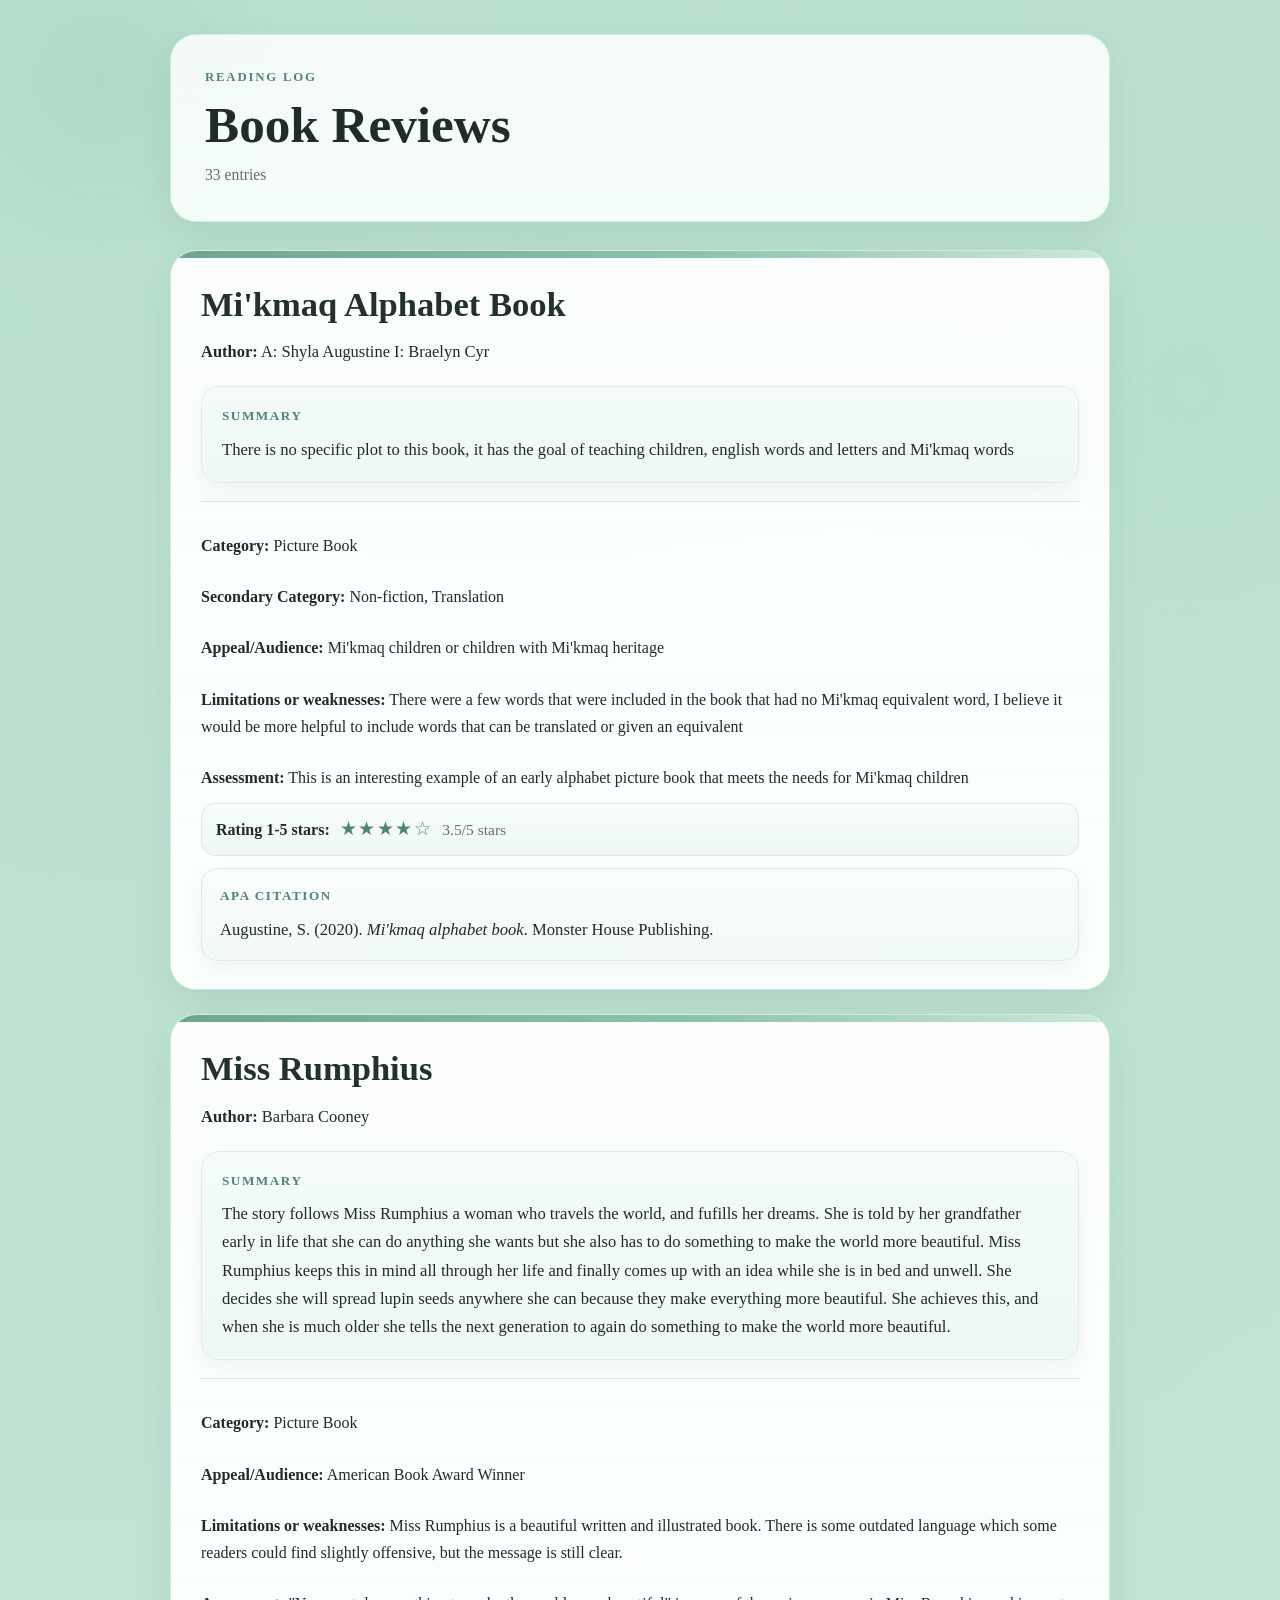
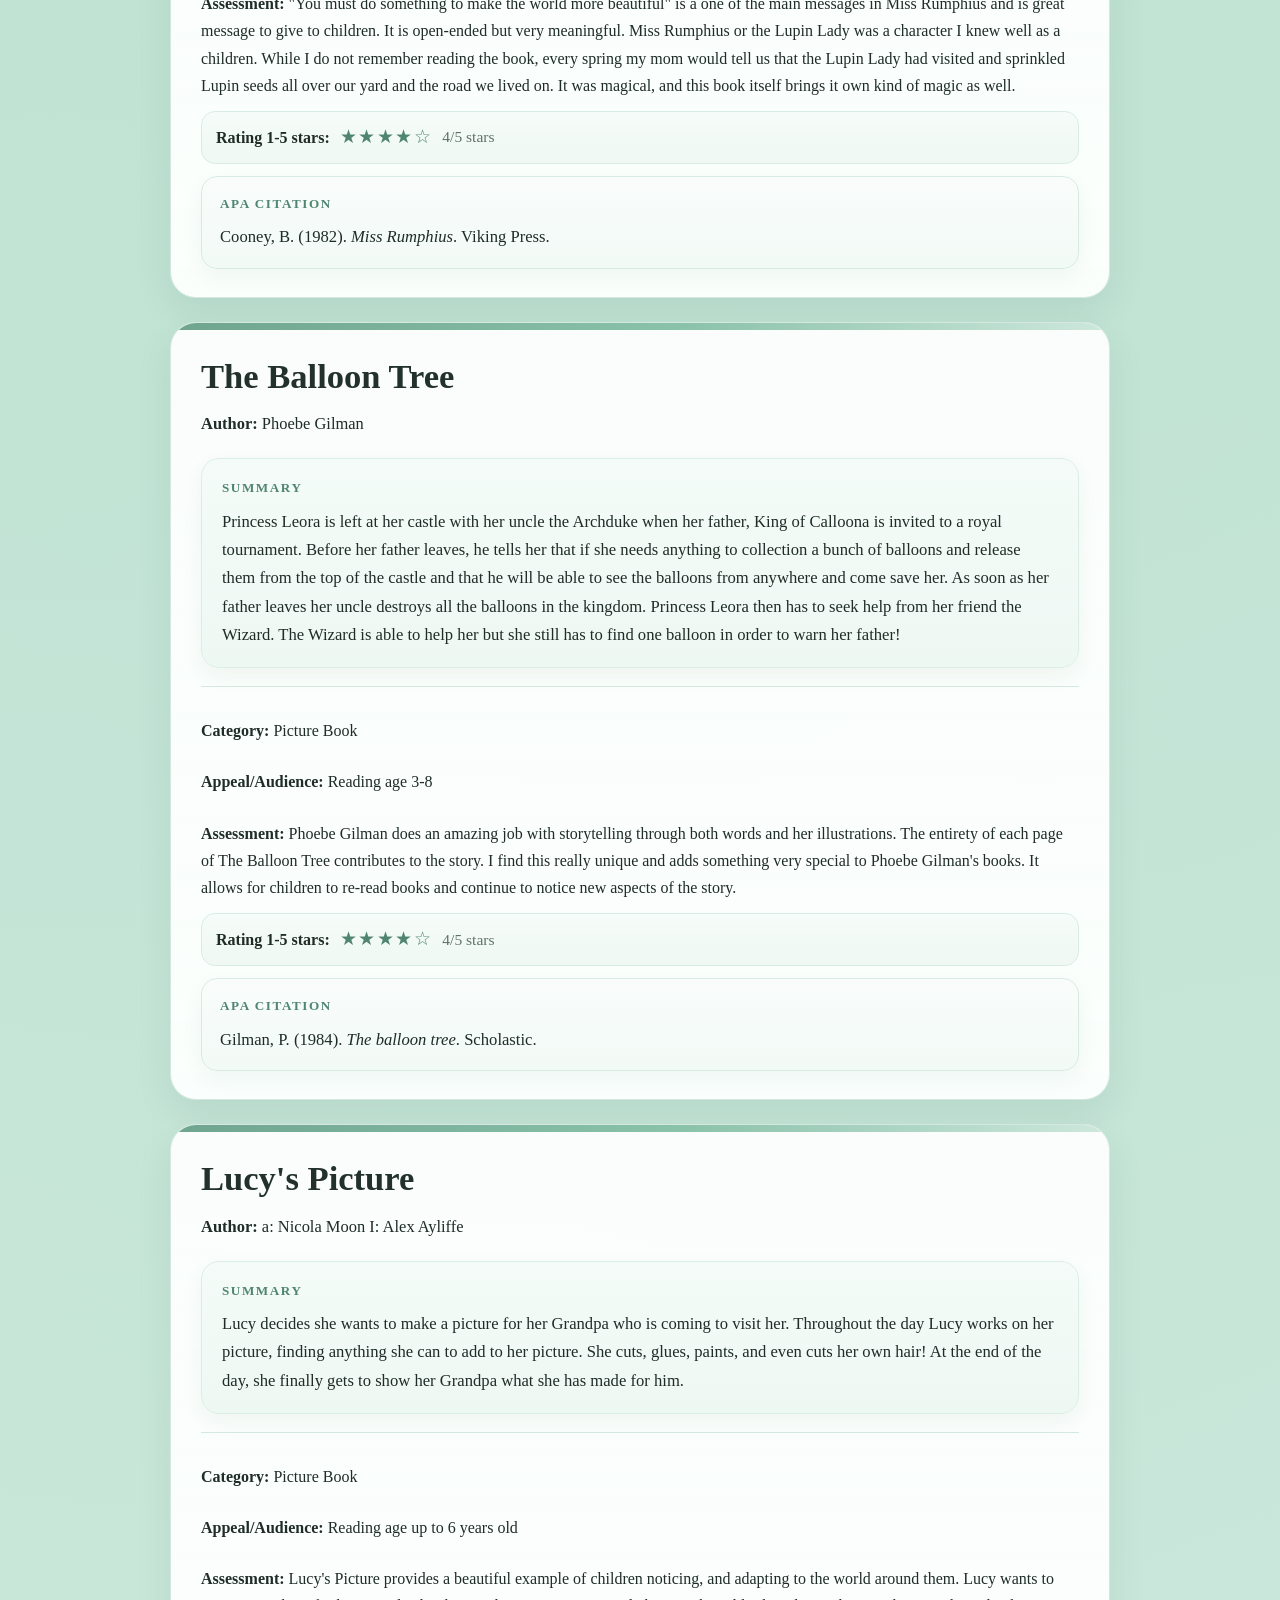
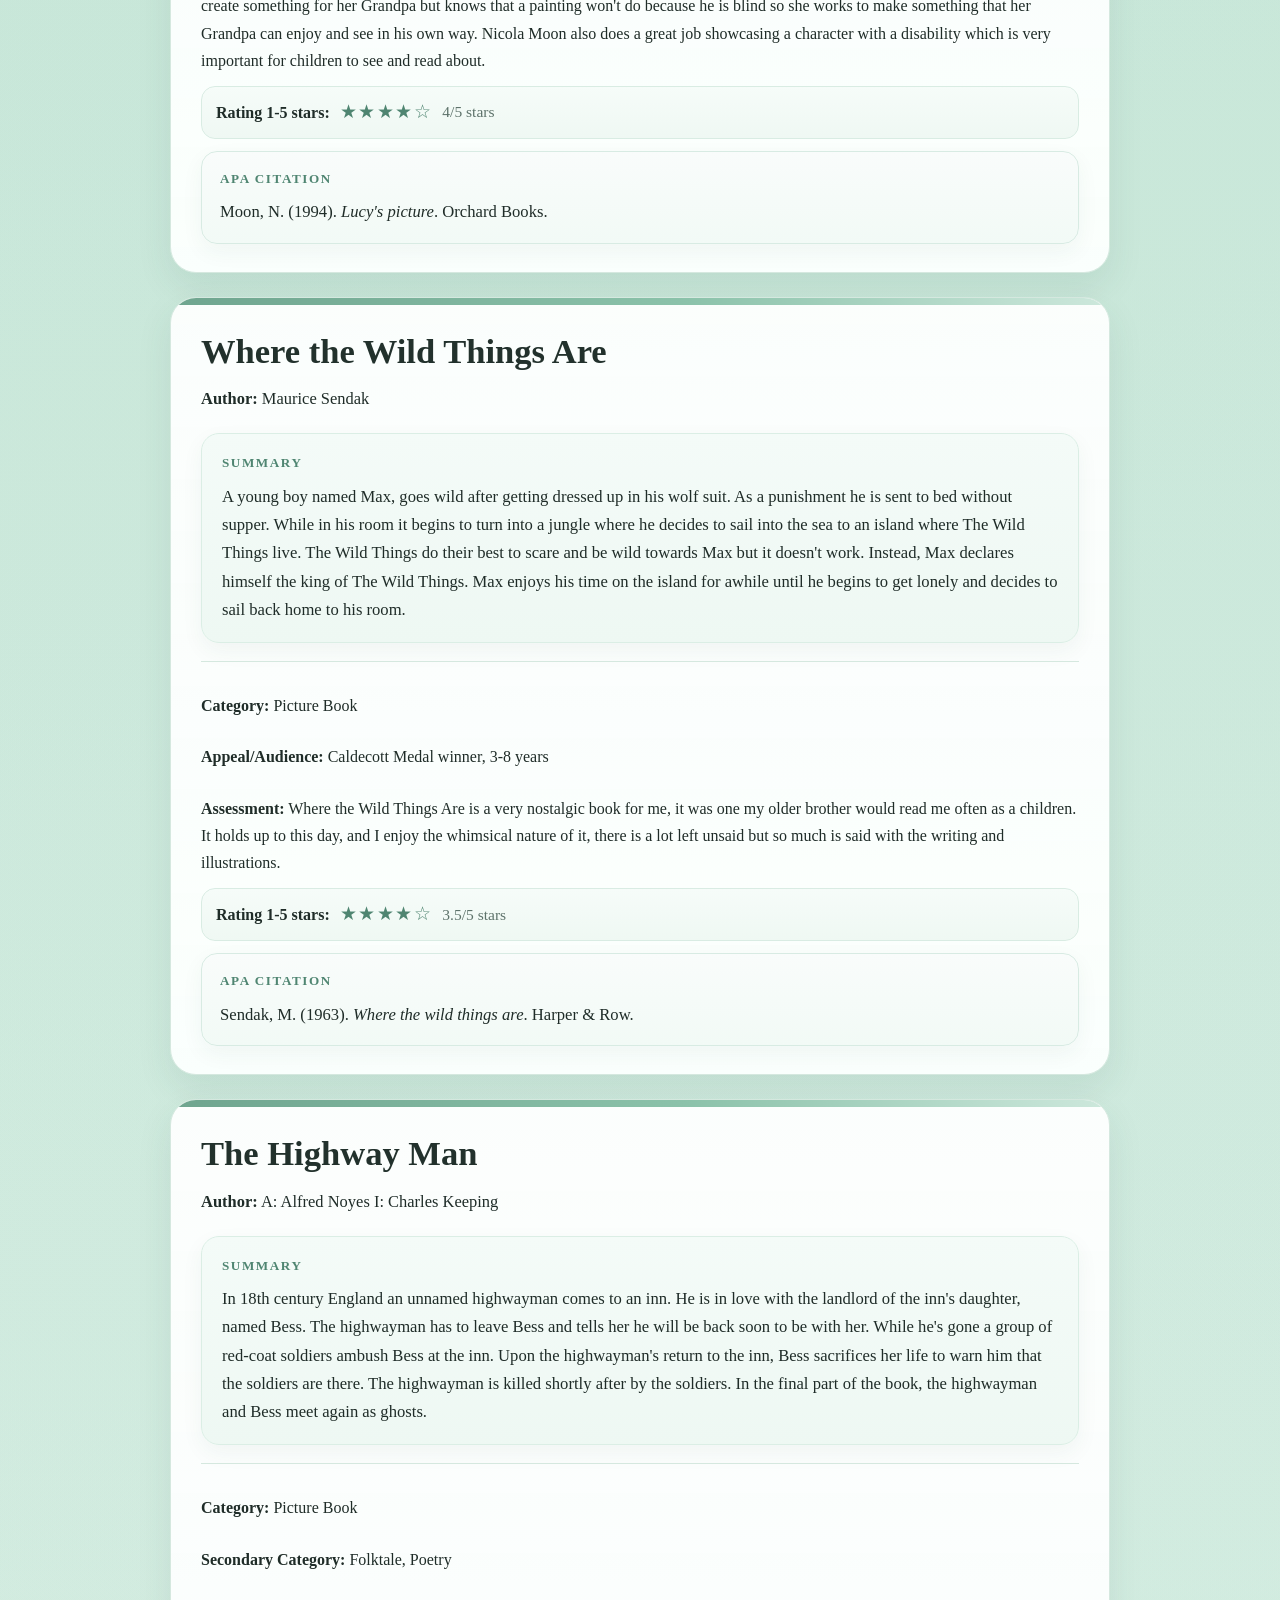
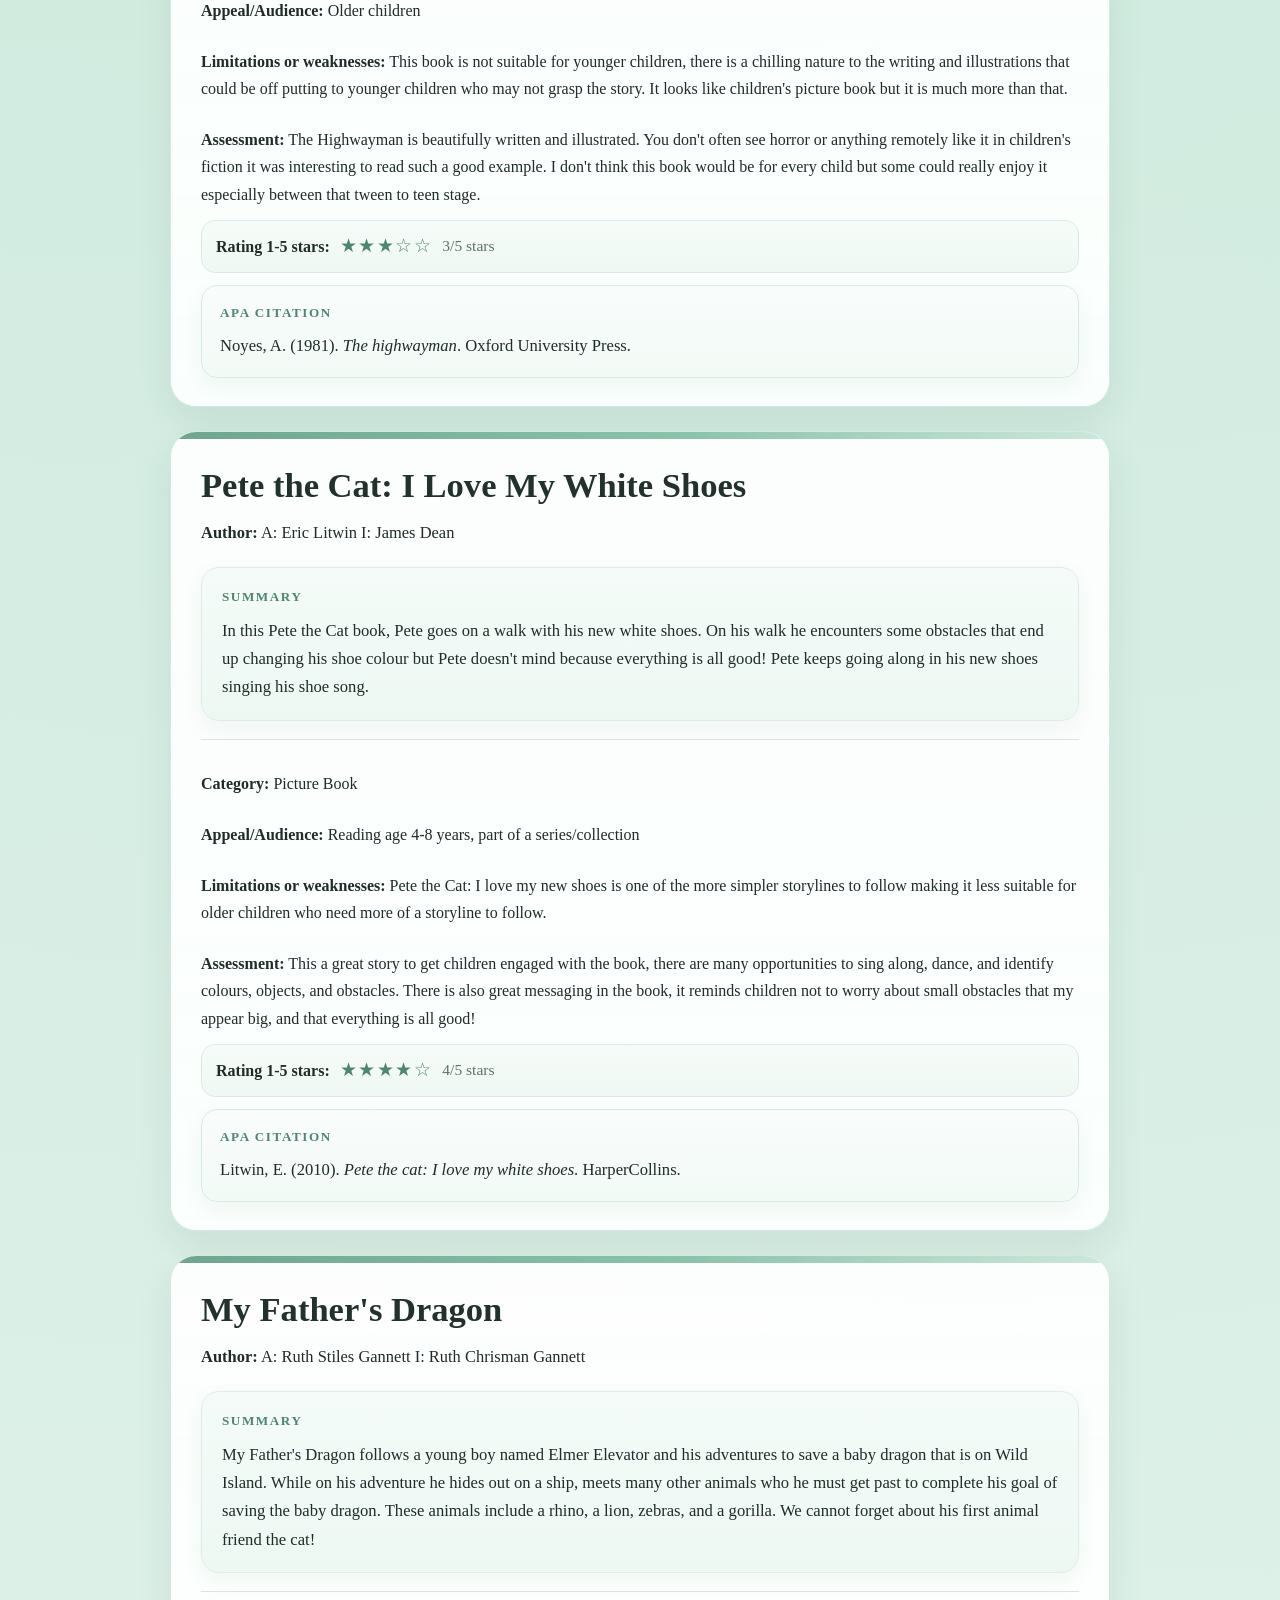
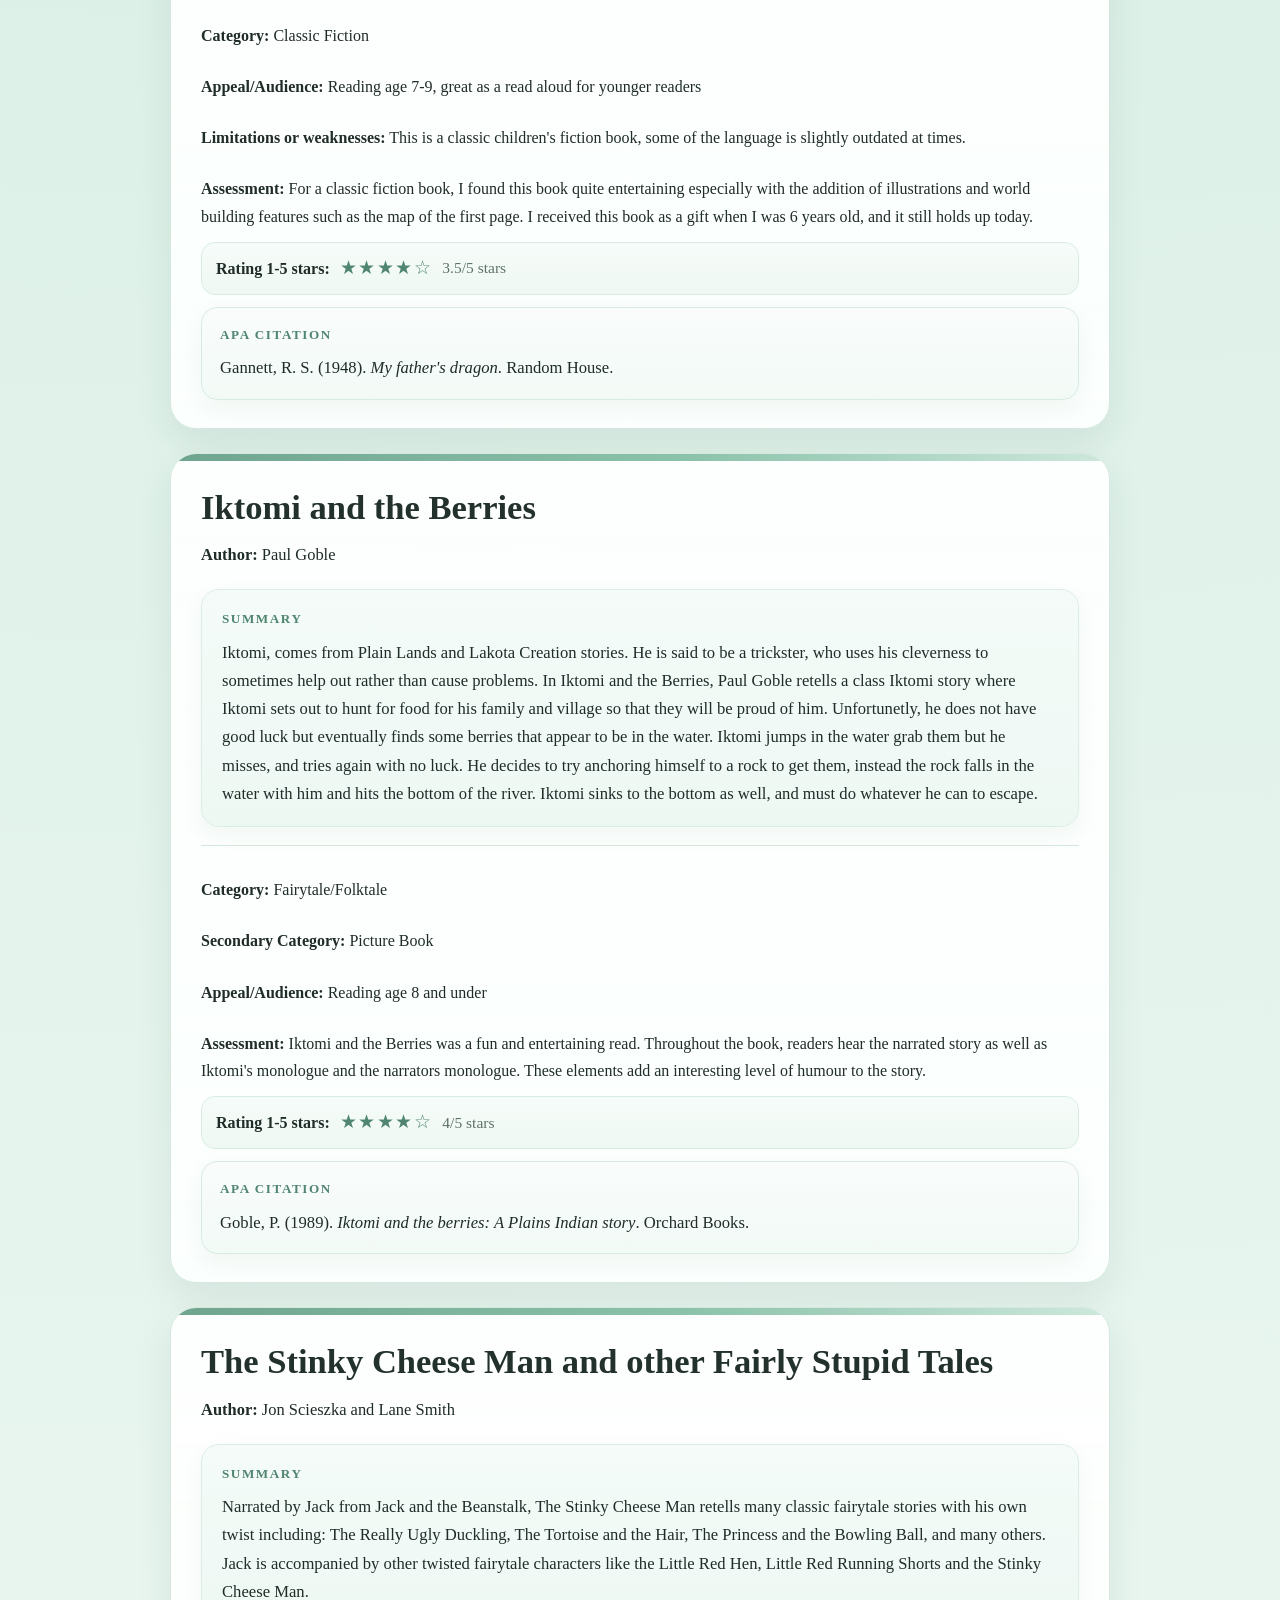
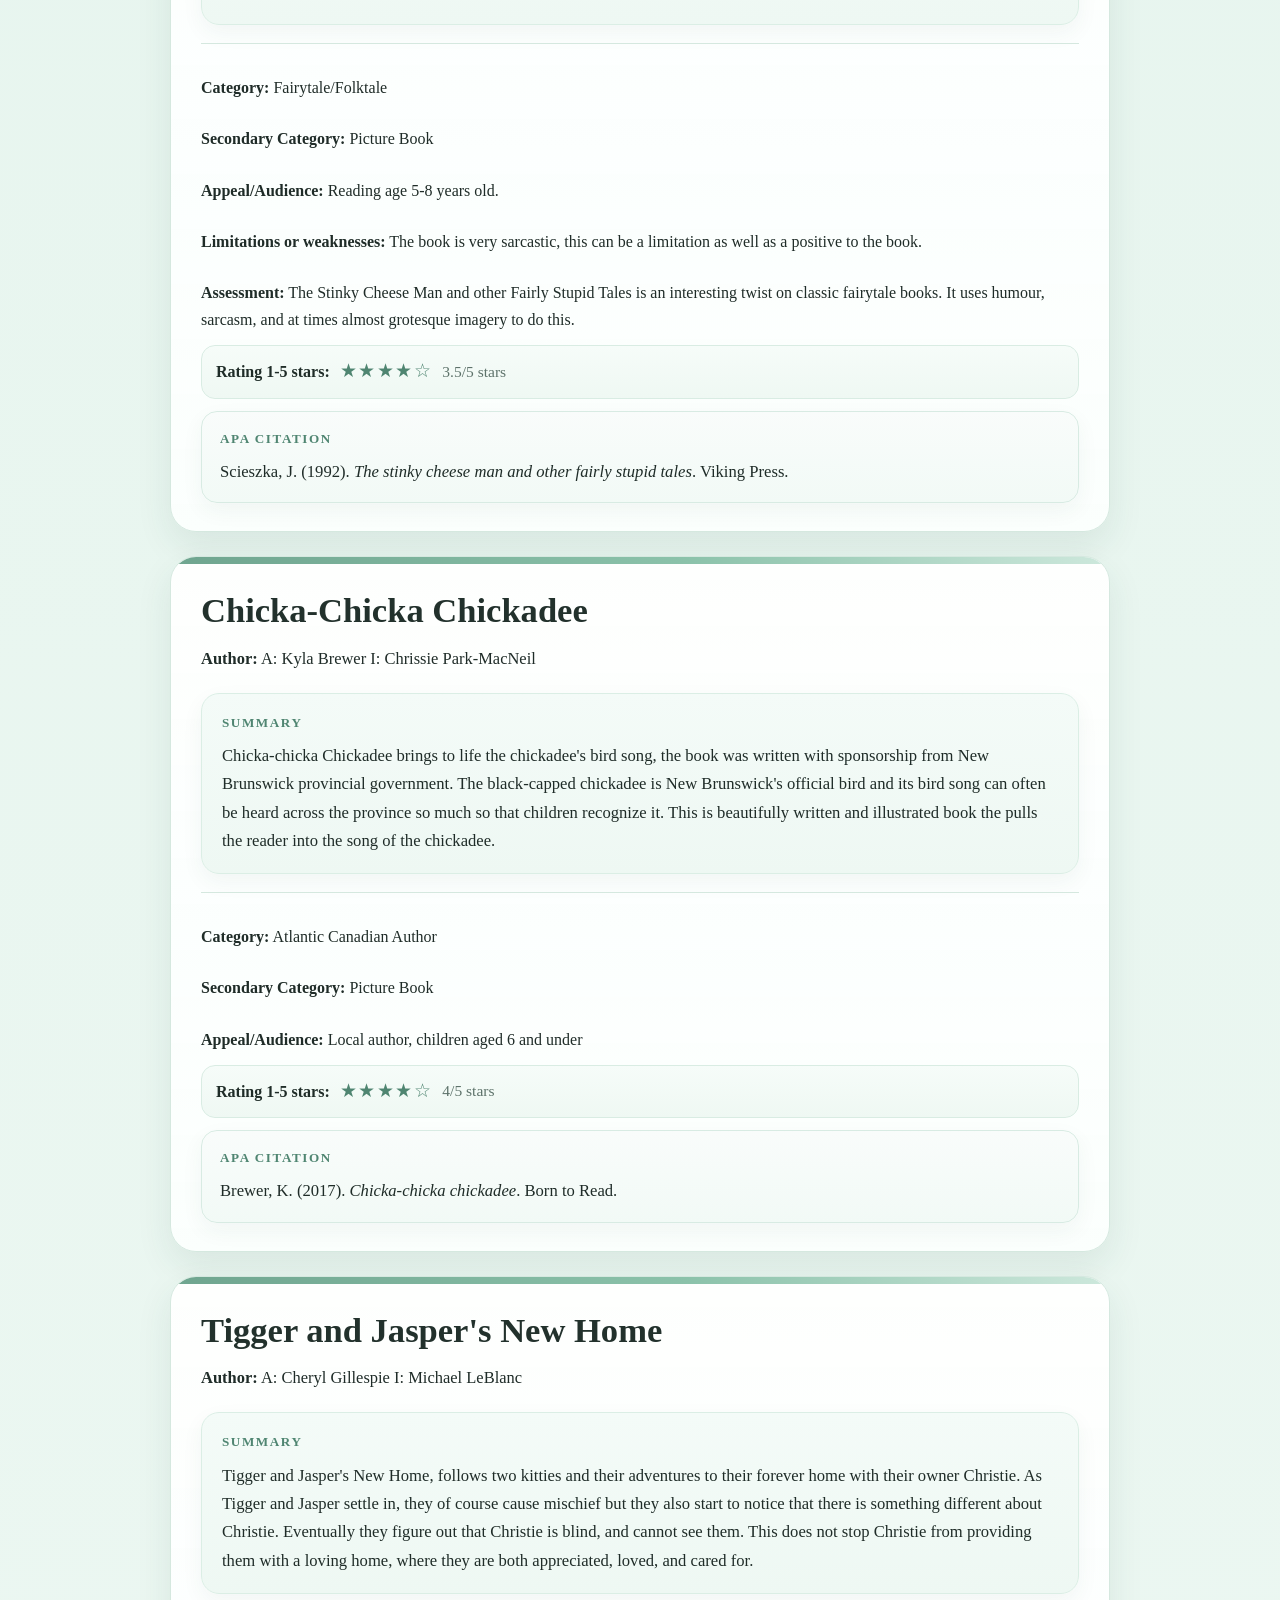
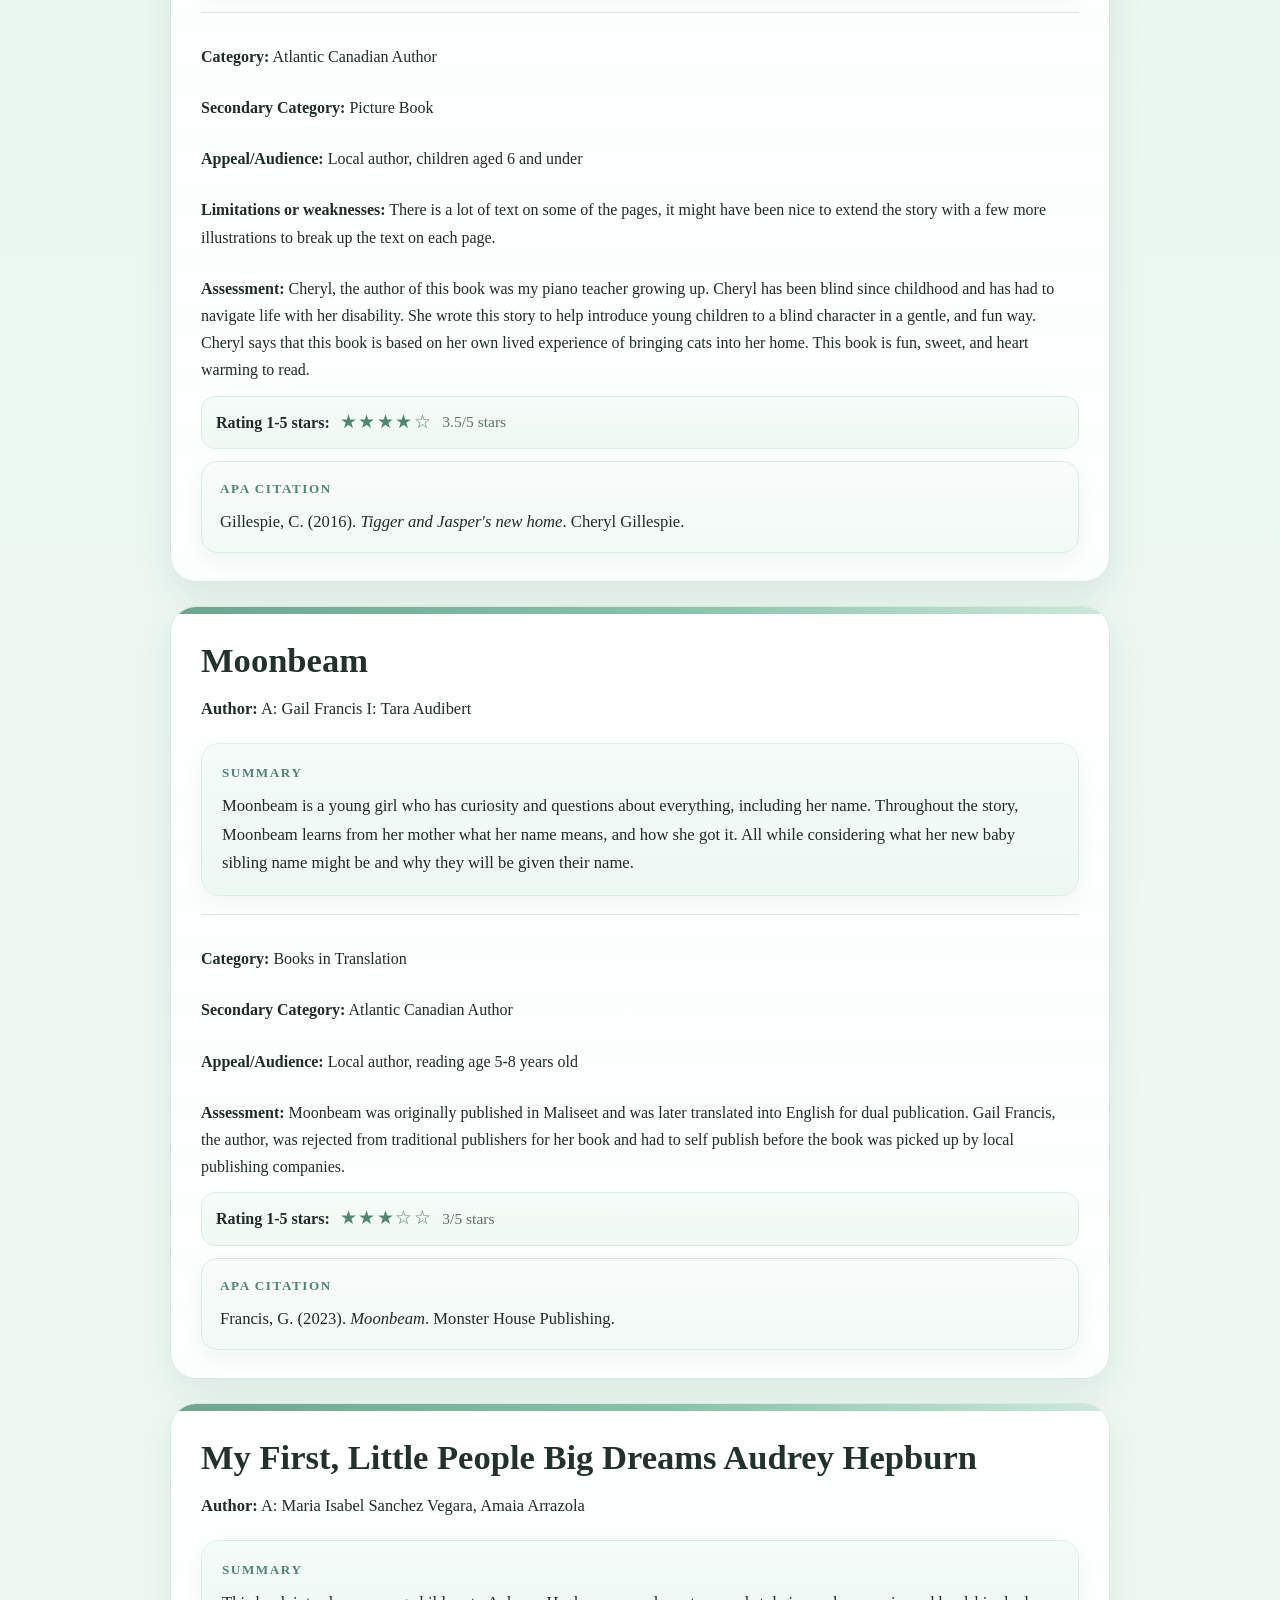
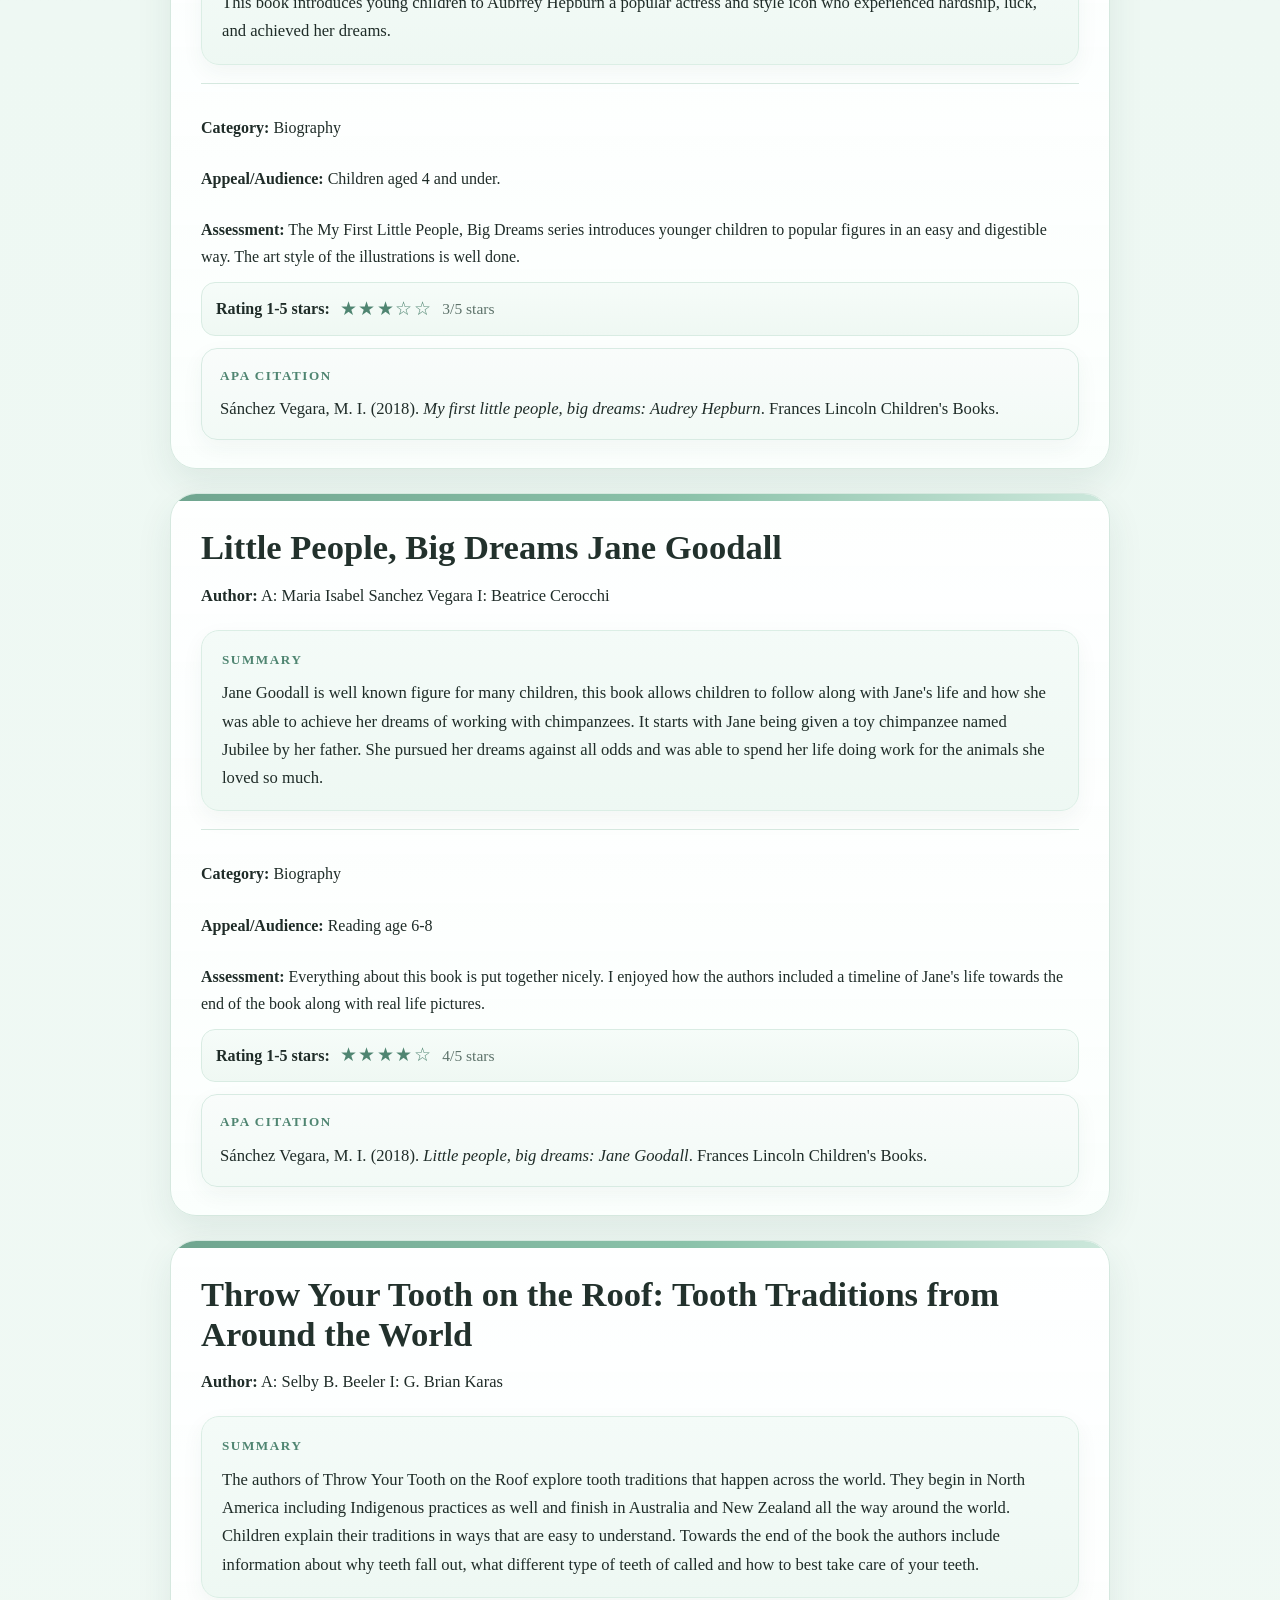
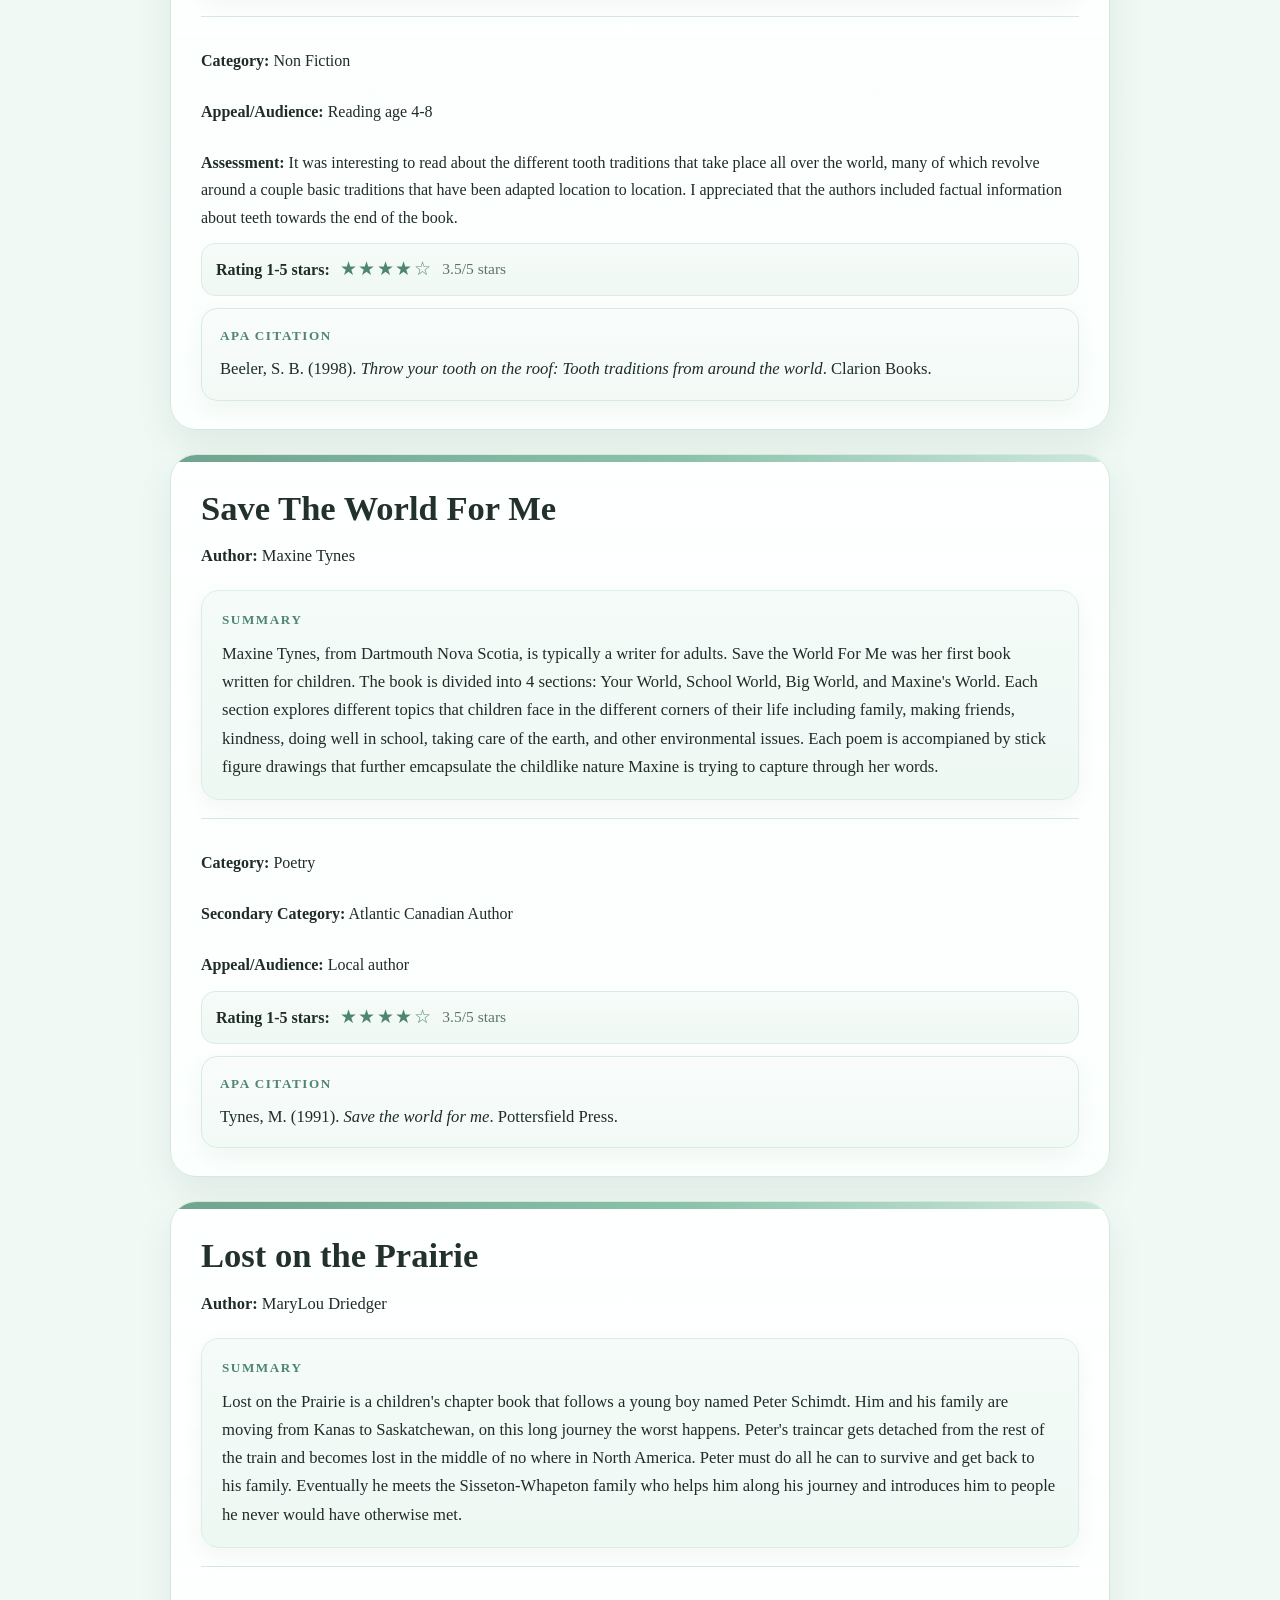
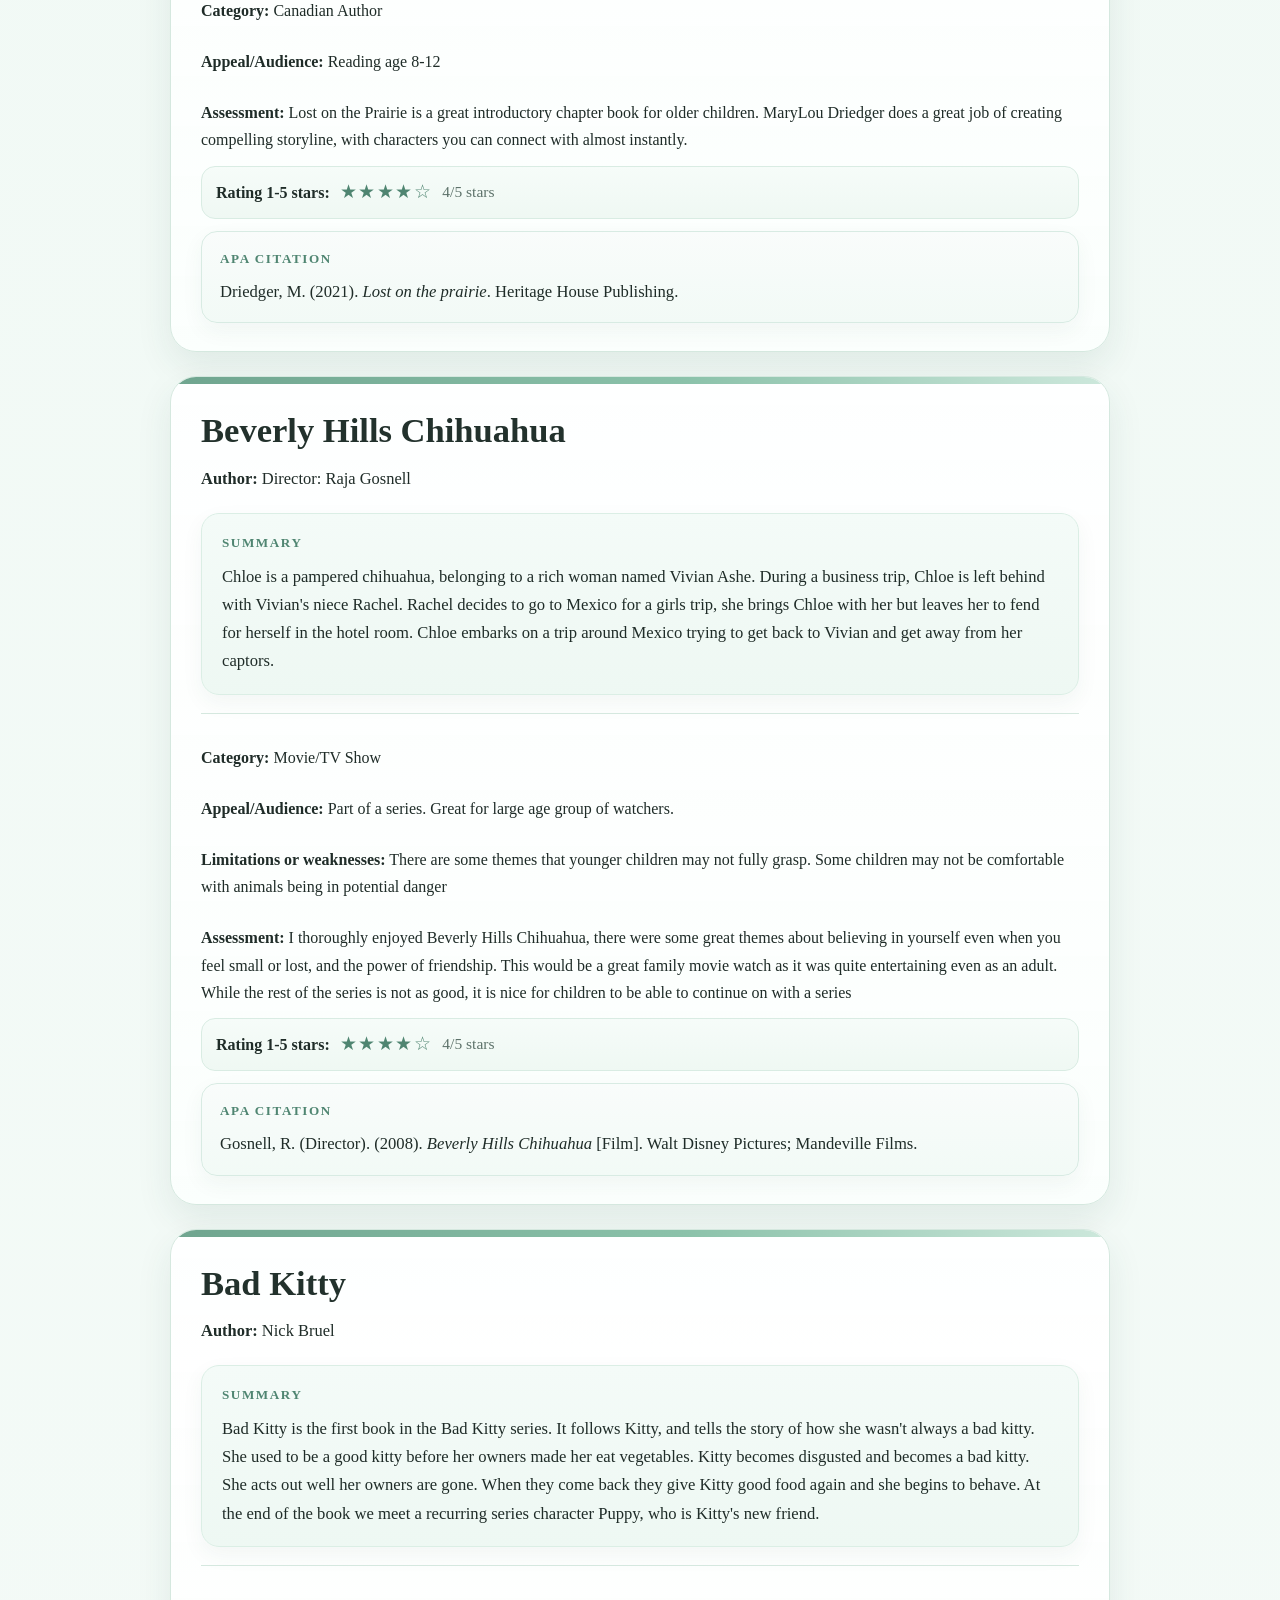
<file: index.html>
<!DOCTYPE html>
<html lang="en">
<head>
  <meta charset="UTF-8" />
  <meta name="viewport" content="width=device-width, initial-scale=1.0" />
  <title>Reading Log</title>
  <link rel="stylesheet" href="styles.css" />
</head>
<body>
  <div class="background-glow glow-one"></div>
  <div class="background-glow glow-two"></div>

  <div class="page-shell">
    <header class="site-header">
      <div class="header-inner">
        <p class="eyebrow">Reading Log</p>
        <h1>Book Reviews</h1>
        <p class="subtle">33 entries</p>
      </div>
    </header>

    <main class="content">
      
    <article class="post">
      <div class="post-accent"></div>
      <header class="post-header">
        <h2>Mi&#x27;kmaq Alphabet Book</h2>
      </header>

      <div class="lead-field"><span class="label">Author:</span> A: Shyla Augustine I: Braelyn Cyr</div>

      <section class="summary-block">
        <div class="section-heading">Summary</div>
        <p>There is no specific plot to this book, it has the goal of teaching children, english words and letters and Mi&#x27;kmaq words</p>
      </section>

      <section class="details">
        <div class="field"><span class="label">Category:</span> Picture Book</div>
        <div class="field"><span class="label">Secondary Category:</span> Non-fiction, Translation</div>
        <div class="field"><span class="label">Appeal/Audience:</span> Mi&#x27;kmaq children or children with Mi&#x27;kmaq heritage</div>
        <div class="field"><span class="label">Limitations or weaknesses:</span> There were a few words that were included in the book that had no Mi&#x27;kmaq equivalent word, I believe it would be more helpful to include words that can be translated or given an equivalent</div>
        <div class="field"><span class="label">Assessment:</span> This is an interesting example of an early alphabet picture book that meets the needs for Mi&#x27;kmaq children</div>
        
    <div class="rating-box">
      <span class="label">Rating 1-5 stars:</span>
      <span class="stars" aria-label="Rating 3.5/5 stars">★★★★☆</span>
      <span class="rating-text">3.5/5 stars</span>
    </div>
    
        <div class="citation-box">
          <div class="section-heading">APA Citation</div>
          <p>Augustine, S. (2020). <em>Mi'kmaq alphabet book</em>. Monster House Publishing.</p>
        </div>
      </section>
    </article>
    
    <article class="post">
      <div class="post-accent"></div>
      <header class="post-header">
        <h2>Miss Rumphius</h2>
      </header>

      <div class="lead-field"><span class="label">Author:</span> Barbara Cooney</div>

      <section class="summary-block">
        <div class="section-heading">Summary</div>
        <p>The story follows Miss Rumphius a woman who travels the world, and fufills her dreams. She is told by her grandfather early in life that she can do anything she wants but she also has to do something to make the world more beautiful. Miss Rumphius keeps this in mind all through her life and finally comes up with an idea while she is in bed and unwell. She decides she will spread lupin seeds anywhere she can because they make everything more beautiful. She achieves this, and when she is much older she tells the next generation to again do something to make the world more beautiful.</p>
      </section>

      <section class="details">
        <div class="field"><span class="label">Category:</span> Picture Book</div>
        
        <div class="field"><span class="label">Appeal/Audience:</span> American Book Award Winner</div>
        <div class="field"><span class="label">Limitations or weaknesses:</span> Miss Rumphius is a beautiful written and illustrated book. There is some outdated language which some readers could find slightly offensive, but the message is still clear.</div>
        <div class="field"><span class="label">Assessment:</span> &quot;You must do something to make the world more beautiful&quot; is a one of the main messages in Miss Rumphius and is great message to give to children. It is open-ended but very meaningful. Miss Rumphius or the Lupin Lady was a character I knew well as a children. While I do not remember reading the book, every spring my mom would tell us that the Lupin Lady had visited and sprinkled Lupin seeds all over our yard and the road we lived on. It was magical, and this book itself brings it own kind of magic as well.</div>
        
    <div class="rating-box">
      <span class="label">Rating 1-5 stars:</span>
      <span class="stars" aria-label="Rating 4/5 stars">★★★★☆</span>
      <span class="rating-text">4/5 stars</span>
    </div>
    
        <div class="citation-box">
          <div class="section-heading">APA Citation</div>
          <p>Cooney, B. (1982). <em>Miss Rumphius</em>. Viking Press.</p>
        </div>
      </section>
    </article>
    
    <article class="post">
      <div class="post-accent"></div>
      <header class="post-header">
        <h2>The Balloon Tree</h2>
      </header>

      <div class="lead-field"><span class="label">Author:</span> Phoebe Gilman</div>

      <section class="summary-block">
        <div class="section-heading">Summary</div>
        <p>Princess Leora is left at her castle with her uncle the Archduke when her father, King of Calloona is invited to a royal tournament. Before her father leaves, he tells her that if she needs anything to collection a bunch of balloons and release them from the top of the castle and that he will be able to see the balloons from anywhere and come save her. As soon as her father leaves her uncle destroys all the balloons in the kingdom. Princess Leora then has to seek help from her friend the Wizard. The Wizard is able to help her but she still has to find one balloon in order to warn her father!</p>
      </section>

      <section class="details">
        <div class="field"><span class="label">Category:</span> Picture Book</div>
        
        <div class="field"><span class="label">Appeal/Audience:</span> Reading age 3-8</div>
        
        <div class="field"><span class="label">Assessment:</span> Phoebe Gilman does an amazing job with storytelling through both words and her illustrations. The entirety of each page of The Balloon Tree contributes to the story. I find this really unique and adds something very special to Phoebe Gilman&#x27;s books. It allows for children to re-read books and continue to notice new aspects of the story.</div>
        
    <div class="rating-box">
      <span class="label">Rating 1-5 stars:</span>
      <span class="stars" aria-label="Rating 4/5 stars">★★★★☆</span>
      <span class="rating-text">4/5 stars</span>
    </div>
    
        <div class="citation-box">
          <div class="section-heading">APA Citation</div>
          <p>Gilman, P. (1984). <em>The balloon tree</em>. Scholastic.</p>
        </div>
      </section>
    </article>
    
    <article class="post">
      <div class="post-accent"></div>
      <header class="post-header">
        <h2>Lucy&#x27;s Picture</h2>
      </header>

      <div class="lead-field"><span class="label">Author:</span> a: Nicola Moon I: Alex Ayliffe</div>

      <section class="summary-block">
        <div class="section-heading">Summary</div>
        <p>Lucy decides she wants to make a picture for her Grandpa who is coming to visit her. Throughout the day Lucy works on her picture, finding anything she can to add to her picture. She cuts, glues, paints, and even cuts her own hair! At the end of the day, she finally gets to show her Grandpa what she has made for him.</p>
      </section>

      <section class="details">
        <div class="field"><span class="label">Category:</span> Picture Book</div>
        
        <div class="field"><span class="label">Appeal/Audience:</span> Reading age up to 6 years old</div>
        
        <div class="field"><span class="label">Assessment:</span> Lucy&#x27;s Picture provides a beautiful example of children noticing, and adapting to the world around them. Lucy wants to create something for her Grandpa but knows that a painting won&#x27;t do because he is blind so she works to make something that her Grandpa can enjoy and see in his own way. Nicola Moon also does a great job showcasing a character with a disability which is very important for children to see and read about.</div>
        
    <div class="rating-box">
      <span class="label">Rating 1-5 stars:</span>
      <span class="stars" aria-label="Rating 4/5 stars">★★★★☆</span>
      <span class="rating-text">4/5 stars</span>
    </div>
    
        <div class="citation-box">
          <div class="section-heading">APA Citation</div>
          <p>Moon, N. (1994). <em>Lucy's picture</em>. Orchard Books.</p>
        </div>
      </section>
    </article>
    
    <article class="post">
      <div class="post-accent"></div>
      <header class="post-header">
        <h2>Where the Wild Things Are</h2>
      </header>

      <div class="lead-field"><span class="label">Author:</span> Maurice Sendak</div>

      <section class="summary-block">
        <div class="section-heading">Summary</div>
        <p>A young boy named Max, goes wild after getting dressed up in his wolf suit. As a punishment he is sent to bed without supper. While in his room it begins to turn into a jungle where he decides to sail into the sea to an island where The Wild Things live. The Wild Things do their best to scare and be wild towards Max but it doesn&#x27;t work. Instead, Max declares himself the king of The Wild Things. Max enjoys his time on the island for awhile until he begins to get lonely and decides to sail back home to his room.</p>
      </section>

      <section class="details">
        <div class="field"><span class="label">Category:</span> Picture Book</div>
        
        <div class="field"><span class="label">Appeal/Audience:</span> Caldecott Medal winner, 3-8 years</div>
        
        <div class="field"><span class="label">Assessment:</span> Where the Wild Things Are is a very nostalgic book for me, it was one my older brother would read me often as a children. It holds up to this day, and I enjoy the whimsical nature of it, there is a lot left unsaid but so much is said with the writing and illustrations.</div>
        
    <div class="rating-box">
      <span class="label">Rating 1-5 stars:</span>
      <span class="stars" aria-label="Rating 3.5/5 stars">★★★★☆</span>
      <span class="rating-text">3.5/5 stars</span>
    </div>
    
        <div class="citation-box">
          <div class="section-heading">APA Citation</div>
          <p>Sendak, M. (1963). <em>Where the wild things are</em>. Harper &amp; Row.</p>
        </div>
      </section>
    </article>
    
    <article class="post">
      <div class="post-accent"></div>
      <header class="post-header">
        <h2>The Highway Man</h2>
      </header>

      <div class="lead-field"><span class="label">Author:</span> A: Alfred Noyes I: Charles Keeping</div>

      <section class="summary-block">
        <div class="section-heading">Summary</div>
        <p>In 18th century England an unnamed highwayman comes to an inn. He is in love with the landlord of the inn&#x27;s daughter, named Bess. The highwayman has to leave Bess and tells her he will be back soon to be with her. While he&#x27;s gone a group of red-coat soldiers ambush Bess at the inn. Upon the highwayman&#x27;s return to the inn, Bess sacrifices her life to warn him that the soldiers are there. The highwayman is killed shortly after by the soldiers. In the final part of the book, the highwayman and Bess meet again as ghosts.</p>
      </section>

      <section class="details">
        <div class="field"><span class="label">Category:</span> Picture Book</div>
        <div class="field"><span class="label">Secondary Category:</span> Folktale, Poetry</div>
        <div class="field"><span class="label">Appeal/Audience:</span> Older children</div>
        <div class="field"><span class="label">Limitations or weaknesses:</span> This book is not suitable for younger children, there is a chilling nature to the writing and illustrations that could be off putting to younger children who may not grasp the story. It looks like children&#x27;s picture book but it is much more than that.</div>
        <div class="field"><span class="label">Assessment:</span> The Highwayman is beautifully written and illustrated. You don&#x27;t often see horror or anything remotely like it in children&#x27;s fiction it was interesting to read such a good example. I don&#x27;t think this book would be for every child but some could really enjoy it especially between that tween to teen stage.</div>
        
    <div class="rating-box">
      <span class="label">Rating 1-5 stars:</span>
      <span class="stars" aria-label="Rating 3/5 stars">★★★☆☆</span>
      <span class="rating-text">3/5 stars</span>
    </div>
    
        <div class="citation-box">
          <div class="section-heading">APA Citation</div>
          <p>Noyes, A. (1981). <em>The highwayman</em>. Oxford University Press.</p>
        </div>
      </section>
    </article>
    
    <article class="post">
      <div class="post-accent"></div>
      <header class="post-header">
        <h2>Pete the Cat: I Love My White Shoes</h2>
      </header>

      <div class="lead-field"><span class="label">Author:</span> A: Eric Litwin I: James Dean</div>

      <section class="summary-block">
        <div class="section-heading">Summary</div>
        <p>In this Pete the Cat book, Pete goes on a walk with his new white shoes. On his walk he encounters some obstacles that end up changing his shoe colour but Pete doesn&#x27;t mind because everything is all good! Pete keeps going along in his new shoes singing his shoe song.</p>
      </section>

      <section class="details">
        <div class="field"><span class="label">Category:</span> Picture Book</div>
        
        <div class="field"><span class="label">Appeal/Audience:</span> Reading age 4-8 years, part of a series/collection</div>
        <div class="field"><span class="label">Limitations or weaknesses:</span> Pete the Cat: I love my new shoes is one of the more simpler storylines to follow making it less suitable for older children who need more of a storyline to follow.</div>
        <div class="field"><span class="label">Assessment:</span> This a great story to get children engaged with the book, there are many opportunities to sing along, dance, and identify colours, objects, and obstacles. There is also great messaging in the book, it reminds children not to worry about small obstacles that my appear big, and that everything is all good!</div>
        
    <div class="rating-box">
      <span class="label">Rating 1-5 stars:</span>
      <span class="stars" aria-label="Rating 4/5 stars">★★★★☆</span>
      <span class="rating-text">4/5 stars</span>
    </div>
    
        <div class="citation-box">
          <div class="section-heading">APA Citation</div>
          <p>Litwin, E. (2010). <em>Pete the cat: I love my white shoes</em>. HarperCollins.</p>
        </div>
      </section>
    </article>
    
    <article class="post">
      <div class="post-accent"></div>
      <header class="post-header">
        <h2>My Father&#x27;s Dragon</h2>
      </header>

      <div class="lead-field"><span class="label">Author:</span> A: Ruth Stiles Gannett I: Ruth Chrisman Gannett</div>

      <section class="summary-block">
        <div class="section-heading">Summary</div>
        <p>My Father&#x27;s Dragon follows a young boy named Elmer Elevator and his adventures to save a baby dragon that is on Wild Island. While on his adventure he hides out on a ship, meets many other animals who he must get past to complete his goal of saving the baby dragon. These animals include a rhino, a lion, zebras, and a gorilla. We cannot forget about his first animal friend the cat!</p>
      </section>

      <section class="details">
        <div class="field"><span class="label">Category:</span> Classic Fiction</div>
        
        <div class="field"><span class="label">Appeal/Audience:</span> Reading age 7-9, great as a read aloud for younger readers</div>
        <div class="field"><span class="label">Limitations or weaknesses:</span> This is a classic children&#x27;s fiction book, some of the language is slightly outdated at times.</div>
        <div class="field"><span class="label">Assessment:</span> For a classic fiction book, I found this book quite entertaining especially with the addition of illustrations and world building features such as the map of the first page. I received this book as a gift when I was 6 years old, and it still holds up today.</div>
        
    <div class="rating-box">
      <span class="label">Rating 1-5 stars:</span>
      <span class="stars" aria-label="Rating 3.5/5 stars">★★★★☆</span>
      <span class="rating-text">3.5/5 stars</span>
    </div>
    
        <div class="citation-box">
          <div class="section-heading">APA Citation</div>
          <p>Gannett, R. S. (1948). <em>My father's dragon</em>. Random House.</p>
        </div>
      </section>
    </article>
    
    <article class="post">
      <div class="post-accent"></div>
      <header class="post-header">
        <h2>Iktomi and the Berries</h2>
      </header>

      <div class="lead-field"><span class="label">Author:</span> Paul Goble</div>

      <section class="summary-block">
        <div class="section-heading">Summary</div>
        <p>Iktomi, comes from Plain Lands and Lakota Creation stories. He is said to be a trickster, who uses his cleverness to sometimes help out rather than cause problems. In Iktomi and the Berries, Paul Goble retells a class Iktomi story where Iktomi sets out to hunt for food for his family and village so that they will be proud of him. Unfortunetly, he does not have good luck but eventually finds some berries that appear to be in the water. Iktomi jumps in the water grab them but he misses, and tries again with no luck. He decides to try anchoring himself to a rock to get them, instead the rock falls in the water with him and hits the bottom of the river. Iktomi sinks to the bottom as well, and must do whatever he can to escape.</p>
      </section>

      <section class="details">
        <div class="field"><span class="label">Category:</span> Fairytale/Folktale</div>
        <div class="field"><span class="label">Secondary Category:</span> Picture Book</div>
        <div class="field"><span class="label">Appeal/Audience:</span> Reading age 8 and under</div>
        
        <div class="field"><span class="label">Assessment:</span> Iktomi and the Berries was a fun and entertaining read. Throughout the book, readers hear the narrated story as well as Iktomi&#x27;s monologue and the narrators monologue. These elements add an interesting level of humour to the story.</div>
        
    <div class="rating-box">
      <span class="label">Rating 1-5 stars:</span>
      <span class="stars" aria-label="Rating 4/5 stars">★★★★☆</span>
      <span class="rating-text">4/5 stars</span>
    </div>
    
        <div class="citation-box">
          <div class="section-heading">APA Citation</div>
          <p>Goble, P. (1989). <em>Iktomi and the berries: A Plains Indian story</em>. Orchard Books.</p>
        </div>
      </section>
    </article>
    
    <article class="post">
      <div class="post-accent"></div>
      <header class="post-header">
        <h2>The Stinky Cheese Man and other Fairly Stupid Tales</h2>
      </header>

      <div class="lead-field"><span class="label">Author:</span> Jon Scieszka and Lane Smith</div>

      <section class="summary-block">
        <div class="section-heading">Summary</div>
        <p>Narrated by Jack from Jack and the Beanstalk, The Stinky Cheese Man retells many classic fairytale stories with his own twist including: The Really Ugly Duckling, The Tortoise and the Hair, The Princess and the Bowling Ball, and many others. Jack is accompanied by other twisted fairytale characters like the Little Red Hen, Little Red Running Shorts and the Stinky Cheese Man.</p>
      </section>

      <section class="details">
        <div class="field"><span class="label">Category:</span> Fairytale/Folktale</div>
        <div class="field"><span class="label">Secondary Category:</span> Picture Book</div>
        <div class="field"><span class="label">Appeal/Audience:</span> Reading age 5-8 years old.</div>
        <div class="field"><span class="label">Limitations or weaknesses:</span> The book is very sarcastic, this can be a limitation as well as a positive to the book.</div>
        <div class="field"><span class="label">Assessment:</span> The Stinky Cheese Man and other Fairly Stupid Tales is an interesting twist on classic fairytale books. It uses humour, sarcasm, and at times almost grotesque imagery to do this.</div>
        
    <div class="rating-box">
      <span class="label">Rating 1-5 stars:</span>
      <span class="stars" aria-label="Rating 3.5/5 stars">★★★★☆</span>
      <span class="rating-text">3.5/5 stars</span>
    </div>
    
        <div class="citation-box">
          <div class="section-heading">APA Citation</div>
          <p>Scieszka, J. (1992). <em>The stinky cheese man and other fairly stupid tales</em>. Viking Press.</p>
        </div>
      </section>
    </article>
    
    <article class="post">
      <div class="post-accent"></div>
      <header class="post-header">
        <h2>Chicka-Chicka Chickadee</h2>
      </header>

      <div class="lead-field"><span class="label">Author:</span> A: Kyla Brewer I: Chrissie Park-MacNeil</div>

      <section class="summary-block">
        <div class="section-heading">Summary</div>
        <p>Chicka-chicka Chickadee brings to life the chickadee&#x27;s bird song, the book was written with sponsorship from New Brunswick provincial government. The black-capped chickadee is New Brunswick&#x27;s official bird and its bird song can often be heard across the province so much so that children recognize it. This is beautifully written and illustrated book the pulls the reader into the song of the chickadee.</p>
      </section>

      <section class="details">
        <div class="field"><span class="label">Category:</span> Atlantic Canadian Author</div>
        <div class="field"><span class="label">Secondary Category:</span> Picture Book</div>
        <div class="field"><span class="label">Appeal/Audience:</span> Local author, children aged 6 and under</div>
        
        
        
    <div class="rating-box">
      <span class="label">Rating 1-5 stars:</span>
      <span class="stars" aria-label="Rating 4/5 stars">★★★★☆</span>
      <span class="rating-text">4/5 stars</span>
    </div>
    
        <div class="citation-box">
          <div class="section-heading">APA Citation</div>
          <p>Brewer, K. (2017). <em>Chicka-chicka chickadee</em>. Born to Read.</p>
        </div>
      </section>
    </article>
    
    <article class="post">
      <div class="post-accent"></div>
      <header class="post-header">
        <h2>Tigger and Jasper&#x27;s New Home</h2>
      </header>

      <div class="lead-field"><span class="label">Author:</span> A: Cheryl Gillespie I: Michael LeBlanc</div>

      <section class="summary-block">
        <div class="section-heading">Summary</div>
        <p>Tigger and Jasper&#x27;s New Home, follows two kitties and their adventures to their forever home with their owner Christie. As Tigger and Jasper settle in, they of course cause mischief but they also start to notice that there is something different about Christie. Eventually they figure out that Christie is blind, and cannot see them. This does not stop Christie from providing them with a loving home, where they are both appreciated, loved, and cared for.</p>
      </section>

      <section class="details">
        <div class="field"><span class="label">Category:</span> Atlantic Canadian Author</div>
        <div class="field"><span class="label">Secondary Category:</span> Picture Book</div>
        <div class="field"><span class="label">Appeal/Audience:</span> Local author, children aged 6 and under</div>
        <div class="field"><span class="label">Limitations or weaknesses:</span> There is a lot of text on some of the pages, it might have been nice to extend the story with a few more illustrations to break up the text on each page.</div>
        <div class="field"><span class="label">Assessment:</span> Cheryl, the author of this book was my piano teacher growing up. Cheryl has been blind since childhood and has had to navigate life with her disability. She wrote this story to help introduce young children to a blind character in a gentle, and fun way. Cheryl says that this book is based on her own lived experience of bringing cats into her home. This book is fun, sweet, and heart warming to read.</div>
        
    <div class="rating-box">
      <span class="label">Rating 1-5 stars:</span>
      <span class="stars" aria-label="Rating 3.5/5 stars">★★★★☆</span>
      <span class="rating-text">3.5/5 stars</span>
    </div>
    
        <div class="citation-box">
          <div class="section-heading">APA Citation</div>
          <p>Gillespie, C. (2016). <em>Tigger and Jasper's new home</em>. Cheryl Gillespie.</p>
        </div>
      </section>
    </article>
    
    <article class="post">
      <div class="post-accent"></div>
      <header class="post-header">
        <h2>Moonbeam</h2>
      </header>

      <div class="lead-field"><span class="label">Author:</span> A: Gail Francis I: Tara Audibert</div>

      <section class="summary-block">
        <div class="section-heading">Summary</div>
        <p>Moonbeam is a young girl who has curiosity and questions about everything, including her name. Throughout the story, Moonbeam learns from her mother what her name means, and how she got it. All while considering what her new baby sibling name might be and why they will be given their name.</p>
      </section>

      <section class="details">
        <div class="field"><span class="label">Category:</span> Books in Translation</div>
        <div class="field"><span class="label">Secondary Category:</span> Atlantic Canadian Author</div>
        <div class="field"><span class="label">Appeal/Audience:</span> Local author, reading age 5-8 years old</div>
        
        <div class="field"><span class="label">Assessment:</span> Moonbeam was originally published in Maliseet and was later translated into English for dual publication. Gail Francis, the author, was rejected from traditional publishers for her book and had to self publish before the book was picked up by local publishing companies.</div>
        
    <div class="rating-box">
      <span class="label">Rating 1-5 stars:</span>
      <span class="stars" aria-label="Rating 3/5 stars">★★★☆☆</span>
      <span class="rating-text">3/5 stars</span>
    </div>
    
        <div class="citation-box">
          <div class="section-heading">APA Citation</div>
          <p>Francis, G. (2023). <em>Moonbeam</em>. Monster House Publishing.</p>
        </div>
      </section>
    </article>
    
    <article class="post">
      <div class="post-accent"></div>
      <header class="post-header">
        <h2>My First, Little People Big Dreams Audrey Hepburn</h2>
      </header>

      <div class="lead-field"><span class="label">Author:</span> A: Maria Isabel Sanchez Vegara, Amaia Arrazola</div>

      <section class="summary-block">
        <div class="section-heading">Summary</div>
        <p>This book introduces young children to Aubrrey Hepburn a popular actress and style icon who experienced hardship, luck, and achieved her dreams.</p>
      </section>

      <section class="details">
        <div class="field"><span class="label">Category:</span> Biography</div>
        
        <div class="field"><span class="label">Appeal/Audience:</span> Children aged 4 and under.</div>
        
        <div class="field"><span class="label">Assessment:</span> The My First Little People, Big Dreams series introduces younger children to popular figures in an easy and digestible way. The art style of the illustrations is well done.</div>
        
    <div class="rating-box">
      <span class="label">Rating 1-5 stars:</span>
      <span class="stars" aria-label="Rating 3/5 stars">★★★☆☆</span>
      <span class="rating-text">3/5 stars</span>
    </div>
    
        <div class="citation-box">
          <div class="section-heading">APA Citation</div>
          <p>Sánchez Vegara, M. I. (2018). <em>My first little people, big dreams: Audrey Hepburn</em>. Frances Lincoln Children's Books.</p>
        </div>
      </section>
    </article>
    
    <article class="post">
      <div class="post-accent"></div>
      <header class="post-header">
        <h2>Little People, Big Dreams Jane Goodall</h2>
      </header>

      <div class="lead-field"><span class="label">Author:</span> A: Maria Isabel Sanchez Vegara I: Beatrice Cerocchi</div>

      <section class="summary-block">
        <div class="section-heading">Summary</div>
        <p>Jane Goodall is well known figure for many children, this book allows children to follow along with Jane&#x27;s life and how she was able to achieve her dreams of working with chimpanzees. It starts with Jane being given a toy chimpanzee named Jubilee by her father. She pursued her dreams against all odds and was able to spend her life doing work for the animals she loved so much.</p>
      </section>

      <section class="details">
        <div class="field"><span class="label">Category:</span> Biography</div>
        
        <div class="field"><span class="label">Appeal/Audience:</span> Reading age 6-8</div>
        
        <div class="field"><span class="label">Assessment:</span> Everything about this book is put together nicely. I enjoyed how the authors included a timeline of Jane&#x27;s life towards the end of the book along with real life pictures.</div>
        
    <div class="rating-box">
      <span class="label">Rating 1-5 stars:</span>
      <span class="stars" aria-label="Rating 4/5 stars">★★★★☆</span>
      <span class="rating-text">4/5 stars</span>
    </div>
    
        <div class="citation-box">
          <div class="section-heading">APA Citation</div>
          <p>Sánchez Vegara, M. I. (2018). <em>Little people, big dreams: Jane Goodall</em>. Frances Lincoln Children's Books.</p>
        </div>
      </section>
    </article>
    
    <article class="post">
      <div class="post-accent"></div>
      <header class="post-header">
        <h2>Throw Your Tooth on the Roof: Tooth Traditions from Around the World</h2>
      </header>

      <div class="lead-field"><span class="label">Author:</span> A: Selby B. Beeler I: G. Brian Karas</div>

      <section class="summary-block">
        <div class="section-heading">Summary</div>
        <p>The authors of Throw Your Tooth on the Roof explore tooth traditions that happen across the world. They begin in North America including Indigenous practices as well and finish in Australia and New Zealand all the way around the world. Children explain their traditions in ways that are easy to understand. Towards the end of the book the authors include information about why teeth fall out, what different type of teeth of called and how to best take care of your teeth.</p>
      </section>

      <section class="details">
        <div class="field"><span class="label">Category:</span> Non Fiction</div>
        
        <div class="field"><span class="label">Appeal/Audience:</span> Reading age 4-8</div>
        
        <div class="field"><span class="label">Assessment:</span> It was interesting to read about the different tooth traditions that take place all over the world, many of which revolve around a couple basic traditions that have been adapted location to location. I appreciated that the authors included factual information about teeth towards the end of the book.</div>
        
    <div class="rating-box">
      <span class="label">Rating 1-5 stars:</span>
      <span class="stars" aria-label="Rating 3.5/5 stars">★★★★☆</span>
      <span class="rating-text">3.5/5 stars</span>
    </div>
    
        <div class="citation-box">
          <div class="section-heading">APA Citation</div>
          <p>Beeler, S. B. (1998). <em>Throw your tooth on the roof: Tooth traditions from around the world</em>. Clarion Books.</p>
        </div>
      </section>
    </article>
    
    <article class="post">
      <div class="post-accent"></div>
      <header class="post-header">
        <h2>Save The World For Me</h2>
      </header>

      <div class="lead-field"><span class="label">Author:</span> Maxine Tynes</div>

      <section class="summary-block">
        <div class="section-heading">Summary</div>
        <p>Maxine Tynes, from Dartmouth Nova Scotia, is typically a writer for adults. Save the World For Me was her first book written for children. The book is divided into 4 sections: Your World, School World, Big World, and Maxine&#x27;s World. Each section explores different topics that children face in the different corners of their life including family, making friends, kindness, doing well in school, taking care of the earth, and other environmental issues. Each poem is accompianed by stick figure drawings that further emcapsulate the childlike nature Maxine is trying to capture through her words.</p>
      </section>

      <section class="details">
        <div class="field"><span class="label">Category:</span> Poetry</div>
        <div class="field"><span class="label">Secondary Category:</span> Atlantic Canadian Author</div>
        <div class="field"><span class="label">Appeal/Audience:</span> Local author</div>
        
        
        
    <div class="rating-box">
      <span class="label">Rating 1-5 stars:</span>
      <span class="stars" aria-label="Rating 3.5/5 stars">★★★★☆</span>
      <span class="rating-text">3.5/5 stars</span>
    </div>
    
        <div class="citation-box">
          <div class="section-heading">APA Citation</div>
          <p>Tynes, M. (1991). <em>Save the world for me</em>. Pottersfield Press.</p>
        </div>
      </section>
    </article>
    
    <article class="post">
      <div class="post-accent"></div>
      <header class="post-header">
        <h2>Lost on the Prairie</h2>
      </header>

      <div class="lead-field"><span class="label">Author:</span> MaryLou Driedger</div>

      <section class="summary-block">
        <div class="section-heading">Summary</div>
        <p>Lost on the Prairie is a children&#x27;s chapter book that follows a young boy named Peter Schimdt. Him and his family are moving from Kanas to Saskatchewan, on this long journey the worst happens. Peter&#x27;s traincar gets detached from the rest of the train and becomes lost in the middle of no where in North America. Peter must do all he can to survive and get back to his family. Eventually he meets the Sisseton-Whapeton family who helps him along his journey and introduces him to people he never would have otherwise met.</p>
      </section>

      <section class="details">
        <div class="field"><span class="label">Category:</span> Canadian Author</div>
        
        <div class="field"><span class="label">Appeal/Audience:</span> Reading age 8-12</div>
        
        <div class="field"><span class="label">Assessment:</span> Lost on the Prairie is a great introductory chapter book for older children. MaryLou Driedger does a great job of creating compelling storyline, with characters you can connect with almost instantly.</div>
        
    <div class="rating-box">
      <span class="label">Rating 1-5 stars:</span>
      <span class="stars" aria-label="Rating 4/5 stars">★★★★☆</span>
      <span class="rating-text">4/5 stars</span>
    </div>
    
        <div class="citation-box">
          <div class="section-heading">APA Citation</div>
          <p>Driedger, M. (2021). <em>Lost on the prairie</em>. Heritage House Publishing.</p>
        </div>
      </section>
    </article>
    
    <article class="post">
      <div class="post-accent"></div>
      <header class="post-header">
        <h2>Beverly Hills Chihuahua</h2>
      </header>

      <div class="lead-field"><span class="label">Author:</span> Director: Raja Gosnell</div>

      <section class="summary-block">
        <div class="section-heading">Summary</div>
        <p>Chloe is a pampered chihuahua, belonging to a rich woman named Vivian Ashe. During a business trip, Chloe is left behind with Vivian&#x27;s niece Rachel. Rachel decides to go to Mexico for a girls trip, she brings Chloe with her but leaves her to fend for herself in the hotel room. Chloe embarks on a trip around Mexico trying to get back to Vivian and get away from her captors.</p>
      </section>

      <section class="details">
        <div class="field"><span class="label">Category:</span> Movie/TV Show</div>
        
        <div class="field"><span class="label">Appeal/Audience:</span> Part of a series. Great for large age group of watchers.</div>
        <div class="field"><span class="label">Limitations or weaknesses:</span> There are some themes that younger children may not fully grasp. Some children may not be comfortable with animals being in potential danger</div>
        <div class="field"><span class="label">Assessment:</span> I thoroughly enjoyed Beverly Hills Chihuahua, there were some great themes about believing in yourself even when you feel small or lost, and the power of friendship. This would be a great family movie watch as it was quite entertaining even as an adult. While the rest of the series is not as good, it is nice for children to be able to continue on with a series</div>
        
    <div class="rating-box">
      <span class="label">Rating 1-5 stars:</span>
      <span class="stars" aria-label="Rating 4/5 stars">★★★★☆</span>
      <span class="rating-text">4/5 stars</span>
    </div>
    
        <div class="citation-box">
          <div class="section-heading">APA Citation</div>
          <p>Gosnell, R. (Director). (2008). <em>Beverly Hills Chihuahua</em> [Film]. Walt Disney Pictures; Mandeville Films.</p>
        </div>
      </section>
    </article>
    
    <article class="post">
      <div class="post-accent"></div>
      <header class="post-header">
        <h2>Bad Kitty</h2>
      </header>

      <div class="lead-field"><span class="label">Author:</span> Nick Bruel</div>

      <section class="summary-block">
        <div class="section-heading">Summary</div>
        <p>Bad Kitty is the first book in the Bad Kitty series. It follows Kitty, and tells the story of how she wasn&#x27;t always a bad kitty. She used to be a good kitty before her owners made her eat vegetables. Kitty becomes disgusted and becomes a bad kitty. She acts out well her owners are gone. When they come back they give Kitty good food again and she begins to behave. At the end of the book we meet a recurring series character Puppy, who is Kitty&#x27;s new friend.</p>
      </section>

      <section class="details">
        <div class="field"><span class="label">Category:</span> Audio Recordings</div>
        <div class="field"><span class="label">Secondary Category:</span> Picture Book</div>
        <div class="field"><span class="label">Appeal/Audience:</span> For young readers, a series that can progress with a child.</div>
        <div class="field"><span class="label">Limitations or weaknesses:</span> The content of the Bad Kitty books could encourage bad behaviour in children</div>
        <div class="field"><span class="label">Assessment:</span> Bad Kitty is a fun introduction into the Bad Kitty Series, as an audiobook it was a funny, exciting read that I was engaged with from beginning to end. Bad Kitty introduces children to words they may not be familiar with, broaden their vocabulary in a fun way!</div>
        
    <div class="rating-box">
      <span class="label">Rating 1-5 stars:</span>
      <span class="stars" aria-label="Rating 3.5/5 stars">★★★★☆</span>
      <span class="rating-text">3.5/5 stars</span>
    </div>
    
        <div class="citation-box">
          <div class="section-heading">APA Citation</div>
          <p>Bruel, N. (2005). <em>Bad kitty</em>. Roaring Brook Press.</p>
        </div>
      </section>
    </article>
    
    <article class="post">
      <div class="post-accent"></div>
      <header class="post-header">
        <h2>White Bird</h2>
      </header>

      <div class="lead-field"><span class="label">Author:</span> R.J. Palacio</div>

      <section class="summary-block">
        <div class="section-heading">Summary</div>
        <p>White Bird is a prequel to Wonder and Auggie &amp; Me written by R.J. Palacio. The story begins with Julian, a character from the original Wonder story, asking to interview his grandmother, Sara Bloom, about her experience living in Vichy France during World War II. Initially, Sara is unsure if she can talk about her experience as she finds it too sad to talk about. Eventually she opens up and begins to speak about her life, experience, and her special friend named Julien Bread. Sara&#x27;s experience is especially interesting because she is living in unoccupied France but her and her family are Jewish.</p>
      </section>

      <section class="details">
        <div class="field"><span class="label">Category:</span> Audio Recordings</div>
        <div class="field"><span class="label">Secondary Category:</span> Historical Fiction</div>
        <div class="field"><span class="label">Appeal/Audience:</span> Reading age 8-12</div>
        <div class="field"><span class="label">Limitations or weaknesses:</span> The content of this book could be heavy for some readers, best for readers who already have an understanding of World War II.</div>
        <div class="field"><span class="label">Assessment:</span> I read White Bird as an audiobook, but its original form is a graphic novel. I don&#x27;t think I missed anything from it being an audiobook, R.J. Palacio writes in a very descriptive way so much so I did not need pictures in order to follow along. This would have been a book I loved as child.</div>
        
    <div class="rating-box">
      <span class="label">Rating 1-5 stars:</span>
      <span class="stars" aria-label="Rating 5/5 stars">★★★★★</span>
      <span class="rating-text">5/5 stars</span>
    </div>
    
        <div class="citation-box">
          <div class="section-heading">APA Citation</div>
          <p>Palacio, R. J. (2019). <em>White bird: A wonder story</em>. Knopf Books for Young Readers.</p>
        </div>
      </section>
    </article>
    
    <article class="post">
      <div class="post-accent"></div>
      <header class="post-header">
        <h2>Dear Canada: No Safe Harbour</h2>
      </header>

      <div class="lead-field"><span class="label">Author:</span> Julie Lawson</div>

      <section class="summary-block">
        <div class="section-heading">Summary</div>
        <p>No Safe Harbour: The Halifax Explosion Diary of Charlotte Blackburn is book fifteen in the Dear Canada series. This diary follows 12 year old Charlotte Blackburn and her experience surviving the Halifax Explosion. The book begins in September of 1917, when Charlotte receives her diary as gift from her brother who is serving in the first World War. Charlotte details her daily life, every important element. On December 6th 1917, her life is forever changed when the Mont-Blanc and the SS Imo collided in the Halifax harbour. The explosion devastated the Richmond district, where Charlotte and her family lived. The explosion left her as an orphan, with only her two brothers surviving. It is a story of hope, perseverance, and strength.</p>
      </section>

      <section class="details">
        <div class="field"><span class="label">Category:</span> Ebook</div>
        <div class="field"><span class="label">Secondary Category:</span> Historical Fiction</div>
        <div class="field"><span class="label">Appeal/Audience:</span> Reading age 8-12</div>
        <div class="field"><span class="label">Limitations or weaknesses:</span> The content of this book could be heavy for some readers, it is really quite sad at some points.</div>
        <div class="field"><span class="label">Assessment:</span> I loved this book as a child, and it is just as good as I remembered. The Dear Canada series invigorated my passion for history that I still possess today. It is written so beautifully you almost forget that is coming from a child&#x27;s point of view. As the book progresses you can almost see Charlotte change as a girl.</div>
        
    <div class="rating-box">
      <span class="label">Rating 1-5 stars:</span>
      <span class="stars" aria-label="Rating 5/5 stars">★★★★★</span>
      <span class="rating-text">5/5 stars</span>
    </div>
    
        <div class="citation-box">
          <div class="section-heading">APA Citation</div>
          <p>Lawson, J. (2006). <em>Dear Canada: No safe harbour: The Halifax Explosion diary of Charlotte Blackburn, Halifax, Nova Scotia, 1917</em>. Scholastic Canada.</p>
        </div>
      </section>
    </article>
    
    <article class="post">
      <div class="post-accent"></div>
      <header class="post-header">
        <h2>The Traitor Moth</h2>
      </header>

      <div class="lead-field"><span class="label">Author:</span> Katharine Orton</div>

      <section class="summary-block">
        <div class="section-heading">Summary</div>
        <p>Catclaw is a brave little moth, who knows what is right and wrong. Catclaw sets out of a journey to save his people and kingdom from complete destruction. At the beginning of the book Catclaw has a vision about the moth clans, and how they are in danger of destruction. No one in his clan believes him and he is labeled a traitor and is exiled by his clan. As Catclaw gets deeper into his journey he learns more and more information that could change everything.</p>
      </section>

      <section class="details">
        <div class="field"><span class="label">Category:</span> Fantasy/SciFi</div>
        <div class="field"><span class="label">Secondary Category:</span> Audiobook</div>
        <div class="field"><span class="label">Appeal/Audience:</span> Reading age 8-12</div>
        
        <div class="field"><span class="label">Assessment:</span> I found this book very charming for a children&#x27;s fantasy book. Fantasy is not typically my genre of choice but the storytelling, characters, and plot kept my interest throughout the entire thing. It was a great listen as an audiobook!</div>
        
    <div class="rating-box">
      <span class="label">Rating 1-5 stars:</span>
      <span class="stars" aria-label="Rating 4/5 stars">★★★★☆</span>
      <span class="rating-text">4/5 stars</span>
    </div>
    
        <div class="citation-box">
          <div class="section-heading">APA Citation</div>
          <p>Orton, K. (2026). <em>The traitor moth</em>. Simon &amp; Schuster Books for Young Readers.</p>
        </div>
      </section>
    </article>
    
    <article class="post">
      <div class="post-accent"></div>
      <header class="post-header">
        <h2>I Survived the Shark Attacks of 1916</h2>
      </header>

      <div class="lead-field"><span class="label">Author:</span> Lauren Tarshis</div>

      <section class="summary-block">
        <div class="section-heading">Summary</div>
        <p>This book follows 10 year old Chet Roscow during the summer of 1916. In 1916 the Jersey Shore is being tormented by numerous shark attacks from a great white shark. Chet and his friends begin to pay attention to the news, but are not worried about their own safety until one day when they are swimming in the lake and see something in the water. They realize that no one is safe from the shark attacks and they must do everything they can to survive the attack. While the main focus of the book is the shark attacks, it is also a story about trying to fit in where you feel like you don&#x27;t belong, and the issues that arise with family. Chet is struggling, and alone, and now must face survival.</p>
      </section>

      <section class="details">
        <div class="field"><span class="label">Category:</span> Realistic Fiction</div>
        <div class="field"><span class="label">Secondary Category:</span> Historical Fiction, Audiobooks</div>
        <div class="field"><span class="label">Appeal/Audience:</span> Reading age 7-10</div>
        <div class="field"><span class="label">Limitations or weaknesses:</span> The content of this book could be considered heavy for some readers.</div>
        <div class="field"><span class="label">Assessment:</span> I listened to this book as an audiobook, and while the main focus was the shark attacks I was struck by how well the author developed Chet as a character and made me feel for him and the issues he was facing.</div>
        
    <div class="rating-box">
      <span class="label">Rating 1-5 stars:</span>
      <span class="stars" aria-label="Rating 3/5 stars">★★★☆☆</span>
      <span class="rating-text">3/5 stars</span>
    </div>
    
        <div class="citation-box">
          <div class="section-heading">APA Citation</div>
          <p>Tarshis, L. (2010). <em>I survived the shark attacks of 1916</em>. Scholastic Paperbacks.</p>
        </div>
      </section>
    </article>
    
    <article class="post">
      <div class="post-accent"></div>
      <header class="post-header">
        <h2>If I Ran The Zoo</h2>
      </header>

      <div class="lead-field"><span class="label">Author:</span> Dr Seuss</div>

      <section class="summary-block">
        <div class="section-heading">Summary</div>
        <p>If I Ran The Zoo follows Gerald McGrew, he visits a zoo and begins thinking about what he would include in his zoo if he was in charge. As he believes the current zoo he is visiting is not a good enough zoo. As the book goes on Gerald lists and names a bunch of animals, beginning quite tame with real-life animals and then getting more imaginative with the kinds of creatures he wants to include. The illustrations of each creature also grow more imaginative as the book goes on.</p>
      </section>

      <section class="details">
        <div class="field"><span class="label">Category:</span> Banned/Challenged</div>
        <div class="field"><span class="label">Secondary Category:</span> Picture Book</div>
        
        <div class="field"><span class="label">Limitations or weaknesses:</span> If I Ran The Zoo by Dr. Seuss has been highly criticized and has been consistently challenged and banned due to its racial stereotypes and caricatures. In 2021, the Dr. Seuss Enterprise withdrew the publication of If I Ran The Zoo. Dr. Seuss has a children&#x27;s author has also been highly criticized for his racist remarks, in his 1988 biography he is quoted as saying &quot;occasional stereotypes of native peoples--potbellied, thick-lipped blacks from Africa, squinty-eyed Orientals may offend some modern readers&quot;</div>
        <div class="field"><span class="label">Assessment:</span> There are clear problems with the content of If I Ran The Zoo. I had never read it before, and I surprised to see it included on so many banned or challenged book lists but it is definitely cause for concern. The caricatures and overall content throughout the book could be harmful to readers.</div>
        
    <div class="rating-box">
      <span class="label">Rating 1-5 stars:</span>
      <span class="stars" aria-label="Rating 1/5 stars would not recommend to readers">★☆☆☆☆</span>
      <span class="rating-text">1/5 stars would not recommend to readers</span>
    </div>
    
        <div class="citation-box">
          <div class="section-heading">APA Citation</div>
          <p>Seuss, Dr. (1950). <em>If I ran the zoo</em>. Random House.</p>
        </div>
      </section>
    </article>
    
    <article class="post">
      <div class="post-accent"></div>
      <header class="post-header">
        <h2>Fatty Legs</h2>
      </header>

      <div class="lead-field"><span class="label">Author:</span> A: Christy Jordan-Fenton &amp; Margaret Pokiak-Fenton I: Liz Amini-Holmes</div>

      <section class="summary-block">
        <div class="section-heading">Summary</div>
        <p>Fatty Legs is a memoir of Margaret Pokiak-Fenton and her experience being forced into the residential school system. The story begins when Margaret is eight years old when a residential school opens up near her home. Margaret begs her parents to go to the school because she dreams of learning how to read. Margaret is faced with cruelty and the assimilation tactics of the Canadian Government once she arrives at the school.</p>
      </section>

      <section class="details">
        <div class="field"><span class="label">Category:</span> Series Fiction</div>
        <div class="field"><span class="label">Secondary Category:</span> Biography/Memoir</div>
        <div class="field"><span class="label">Appeal/Audience:</span> Reading age 8-12</div>
        <div class="field"><span class="label">Limitations or weaknesses:</span> Some of the content in Fatty Legs could be difficult for younger readers. When I Was Eight and Not My Girl are good options by the same authors for younger readers.</div>
        <div class="field"><span class="label">Assessment:</span> Fatty Legs is a great option to introduce children to the horrors of the residential school system. In 2020 Fatty Legs was included on the Canadian Children&#x27;s Book Centre list for Best Books for Kids &amp; Teens.</div>
        
    <div class="rating-box">
      <span class="label">Rating 1-5 stars:</span>
      <span class="stars" aria-label="Rating 4/5 stars">★★★★☆</span>
      <span class="rating-text">4/5 stars</span>
    </div>
    
        <div class="citation-box">
          <div class="section-heading">APA Citation</div>
          <p>Jordan-Fenton, C., &amp; Pokiak-Fenton, M. (2010). <em>Fatty legs</em>. Annick Press.</p>
        </div>
      </section>
    </article>
    
    <article class="post">
      <div class="post-accent"></div>
      <header class="post-header">
        <h2>A Stranger at Home</h2>
      </header>

      <div class="lead-field"><span class="label">Author:</span> A: Christy Jordan-Fenton &amp; Margaret Pokiak-Fenton I: Liz Amini-Holmes</div>

      <section class="summary-block">
        <div class="section-heading">Summary</div>
        <p>A Stranger at Home is the sequel to Fatty Legs. It follows Margaret two years after the first book, when she returns home from the residential school and to her family. Her family sees her as a complete stranger and outsider, not even looking like she used to. She slowly begins to adjust to being back at home with her family and rediscovering who she is.</p>
      </section>

      <section class="details">
        <div class="field"><span class="label">Category:</span> Series Fiction</div>
        <div class="field"><span class="label">Secondary Category:</span> Biography/Memoir</div>
        <div class="field"><span class="label">Appeal/Audience:</span> Reading age 8-12</div>
        
        
        
    <div class="rating-box">
      <span class="label">Rating 1-5 stars:</span>
      <span class="stars" aria-label="Rating 4/5 stars">★★★★☆</span>
      <span class="rating-text">4/5 stars</span>
    </div>
    
        <div class="citation-box">
          <div class="section-heading">APA Citation</div>
          <p>Jordan-Fenton, C., &amp; Pokiak-Fenton, M. (2011). <em>A stranger at home</em>. Annick Press.</p>
        </div>
      </section>
    </article>
    
    <article class="post">
      <div class="post-accent"></div>
      <header class="post-header">
        <h2>Drama</h2>
      </header>

      <div class="lead-field"><span class="label">Author:</span> Raina Telgemeier</div>

      <section class="summary-block">
        <div class="section-heading">Summary</div>
        <p>Callie the main character is a middle school theatre kid with a passion for directing and writing. On top of navigating her theatre related concerns so is also navigating her own life as a teenager in middle school including developing crushes, dealing with mean girls, and supporting her friends as they discover who they are.</p>
      </section>

      <section class="details">
        <div class="field"><span class="label">Category:</span> Graphic</div>
        <div class="field"><span class="label">Secondary Category:</span> Realistic Fiction</div>
        <div class="field"><span class="label">Appeal/Audience:</span> Reading age 8-12</div>
        
        <div class="field"><span class="label">Assessment:</span> Raina Telgemier writes in such a captivating way, her characters are always well developed and you feel as though you are standing right there will them as they deal with the conflicts in the story. Raina developed the story to match the drama theme with chapters and sections of the book being broken down into &#x27;Acts&#x27; and at times she puts you directly into the story as the reader.</div>
        
    <div class="rating-box">
      <span class="label">Rating 1-5 stars:</span>
      <span class="stars" aria-label="Rating 4.5/5 stars">★★★★☆</span>
      <span class="rating-text">4.5/5 stars</span>
    </div>
    
        <div class="citation-box">
          <div class="section-heading">APA Citation</div>
          <p>Telgemeier, R. (2012). <em>Drama</em>. Graphix.</p>
        </div>
      </section>
    </article>
    
    <article class="post">
      <div class="post-accent"></div>
      <header class="post-header">
        <h2>Casey&#x27;s Cases: Everything is Terrible</h2>
      </header>

      <div class="lead-field"><span class="label">Author:</span> Kay Healey</div>

      <section class="summary-block">
        <div class="section-heading">Summary</div>
        <p>Casey is an aspiring detective who has so far had success in solving every case she comes across. This time though, everything is going wrong, she is campaigning to be fifth grade class president, finding homes for some kittens, trying to ask her crush AJ to the dance and she has to deal with her enemy Dina who releases a humiliating photo of her. Casey tries to figure out how to deal with everything and solve the Case of Everything is Terrible.</p>
      </section>

      <section class="details">
        <div class="field"><span class="label">Category:</span> Graphic</div>
        
        <div class="field"><span class="label">Appeal/Audience:</span> Reading age 7-10</div>
        
        <div class="field"><span class="label">Assessment:</span> Casey is funny and relatable character, she is of course a child so on top of everything she is dealing with she also has to deal with her child emotions, feelings, and thoughts. I thought this was a really fun book that reminded me of other classic children book series.</div>
        
    <div class="rating-box">
      <span class="label">Rating 1-5 stars:</span>
      <span class="stars" aria-label="Rating 3/5 stars">★★★☆☆</span>
      <span class="rating-text">3/5 stars</span>
    </div>
    
        <div class="citation-box">
          <div class="section-heading">APA Citation</div>
          <p>Healy, K. (2025). <em>Casey's cases: Everything is terrible</em>. Neal Porter Books.</p>
        </div>
      </section>
    </article>
    
    <article class="post">
      <div class="post-accent"></div>
      <header class="post-header">
        <h2>Jane, the fox, and me</h2>
      </header>

      <div class="lead-field"><span class="label">Author:</span> Fanny Britt and Isabelle Arsenault</div>

      <section class="summary-block">
        <div class="section-heading">Summary</div>
        <p>This book follows Hélène, a young girl, who is battling constant bullying, loneliness, and body image issues. The main source of her bullying is coming from a group of girls who used to be friends, but they no longer see her that way. We get immersed in Hélène&#x27;s fiction world that she uses to protect herself from the bullying she is experiencing. She compares her life to Jane Erye and what she faced. Eventually, during a class trip, Hélène meets a real friend named Géraldine, she shows Hélène that she is worthy of love and friendship and things begin to look up for her.</p>
      </section>

      <section class="details">
        <div class="field"><span class="label">Category:</span> Graphic</div>
        
        <div class="field"><span class="label">Appeal/Audience:</span> Reading age 8-12</div>
        
        <div class="field"><span class="label">Assessment:</span> Jane, the Fox and Me deals with a lot of topics and issues that I faced as a child. It is emotional, beautiful, and shows what happens when you get stuck in your own head.</div>
        
    <div class="rating-box">
      <span class="label">Rating 1-5 stars:</span>
      <span class="stars" aria-label="Rating 3.5/5 stars">★★★★☆</span>
      <span class="rating-text">3.5/5 stars</span>
    </div>
    
        <div class="citation-box">
          <div class="section-heading">APA Citation</div>
          <p>Britt, F. (2013). <em>Jane, the fox, and me</em>. Groundwood Books.</p>
        </div>
      </section>
    </article>
    
    <article class="post">
      <div class="post-accent"></div>
      <header class="post-header">
        <h2>NB Advocate: What I Wish I Knew</h2>
      </header>

      <div class="lead-field"><span class="label">Author:</span> https://online.fliphtml5.com/zbldlc/wtxo/#p=1</div>

      <section class="summary-block">
        <div class="section-heading">Summary</div>
        <p>NB Advocate is an organization dedicated to protecting and promoting the rights and interests of children, youth, and vulnerable adults and older adults. As part of their website they provide resources and educational materials. One resource is a online flip book ebook of What I Wish I Knew: A Guide to Children&#x27;s Rights. This book was written by Jazmybe McLaughlin, someone I went to highschool with. The book details children&#x27;s rights, why we have them, how they protect children and much more.</p>
      </section>

      <section class="details">
        <div class="field"><span class="label">Category:</span> Website</div>
        <div class="field"><span class="label">Secondary Category:</span> Ebook</div>
        
        
        
        
        <div class="citation-box">
          <div class="section-heading">APA Citation</div>
          <p>McLaughlin, J. (2025). <em>What I wish I knew: A guide to children's rights</em>. New Brunswick Office of the Child, Youth and Seniors’ Advocate. https://www.defenseur-nb-advocate.ca/resource/what-i-wish-i-knew---a-guide-to-children%27s-rights</p>
        </div>
      </section>
    </article>
    
    <article class="post">
      <div class="post-accent"></div>
      <header class="post-header">
        <h2>Banned &amp; Challenged Books</h2>
      </header>

      <div class="lead-field"><span class="label">Author:</span> https://www.ala.org/bbooks</div>

      <section class="summary-block">
        <div class="section-heading">Summary</div>
        <p>The ALA Banned &amp; Challenged Books website is an interesting collection of data from reports filed by libraries across the United States about book bans and challenges. There is a lot of information about banned books, book resumes, reporting censorship and uniting against book bans. This website was especially helpful in finding a book to meet the challenged or banned book category.</p>
      </section>

      <section class="details">
        <div class="field"><span class="label">Category:</span> Website</div>
        
        
        
        
        
        <div class="citation-box">
          <div class="section-heading">APA Citation</div>
          <p>American Library Association. (n.d.). <em>Banned &amp; challenged books</em>. https://www.ala.org/bbooks</p>
        </div>
      </section>
    </article>
    
    <article class="post">
      <div class="post-accent"></div>
      <header class="post-header">
        <h2>Minecraft</h2>
      </header>

      <div class="lead-field"><span class="label">Author:</span> Mojang</div>

      <section class="summary-block">
        <div class="section-heading">Summary</div>
        <p>Minecraft is a popular game that transcends generations. It was originally created with children in mind. Minecraft is now popular outside its original format including in books, tv shows, movies, and other online media. It is a game I enjoyed playing as a children and continue to enjoy even as an adult.</p>
      </section>

      <section class="details">
        <div class="field"><span class="label">Category:</span> Videogame</div>
        
        
        
        
        
        <div class="citation-box">
          <div class="section-heading">APA Citation</div>
          <p>Mojang Studios. (2011). <em>Minecraft</em> [Video game]. Mojang Studios.</p>
        </div>
      </section>
    </article>
    
    </main>
  </div>
</body>
</html>
</file>
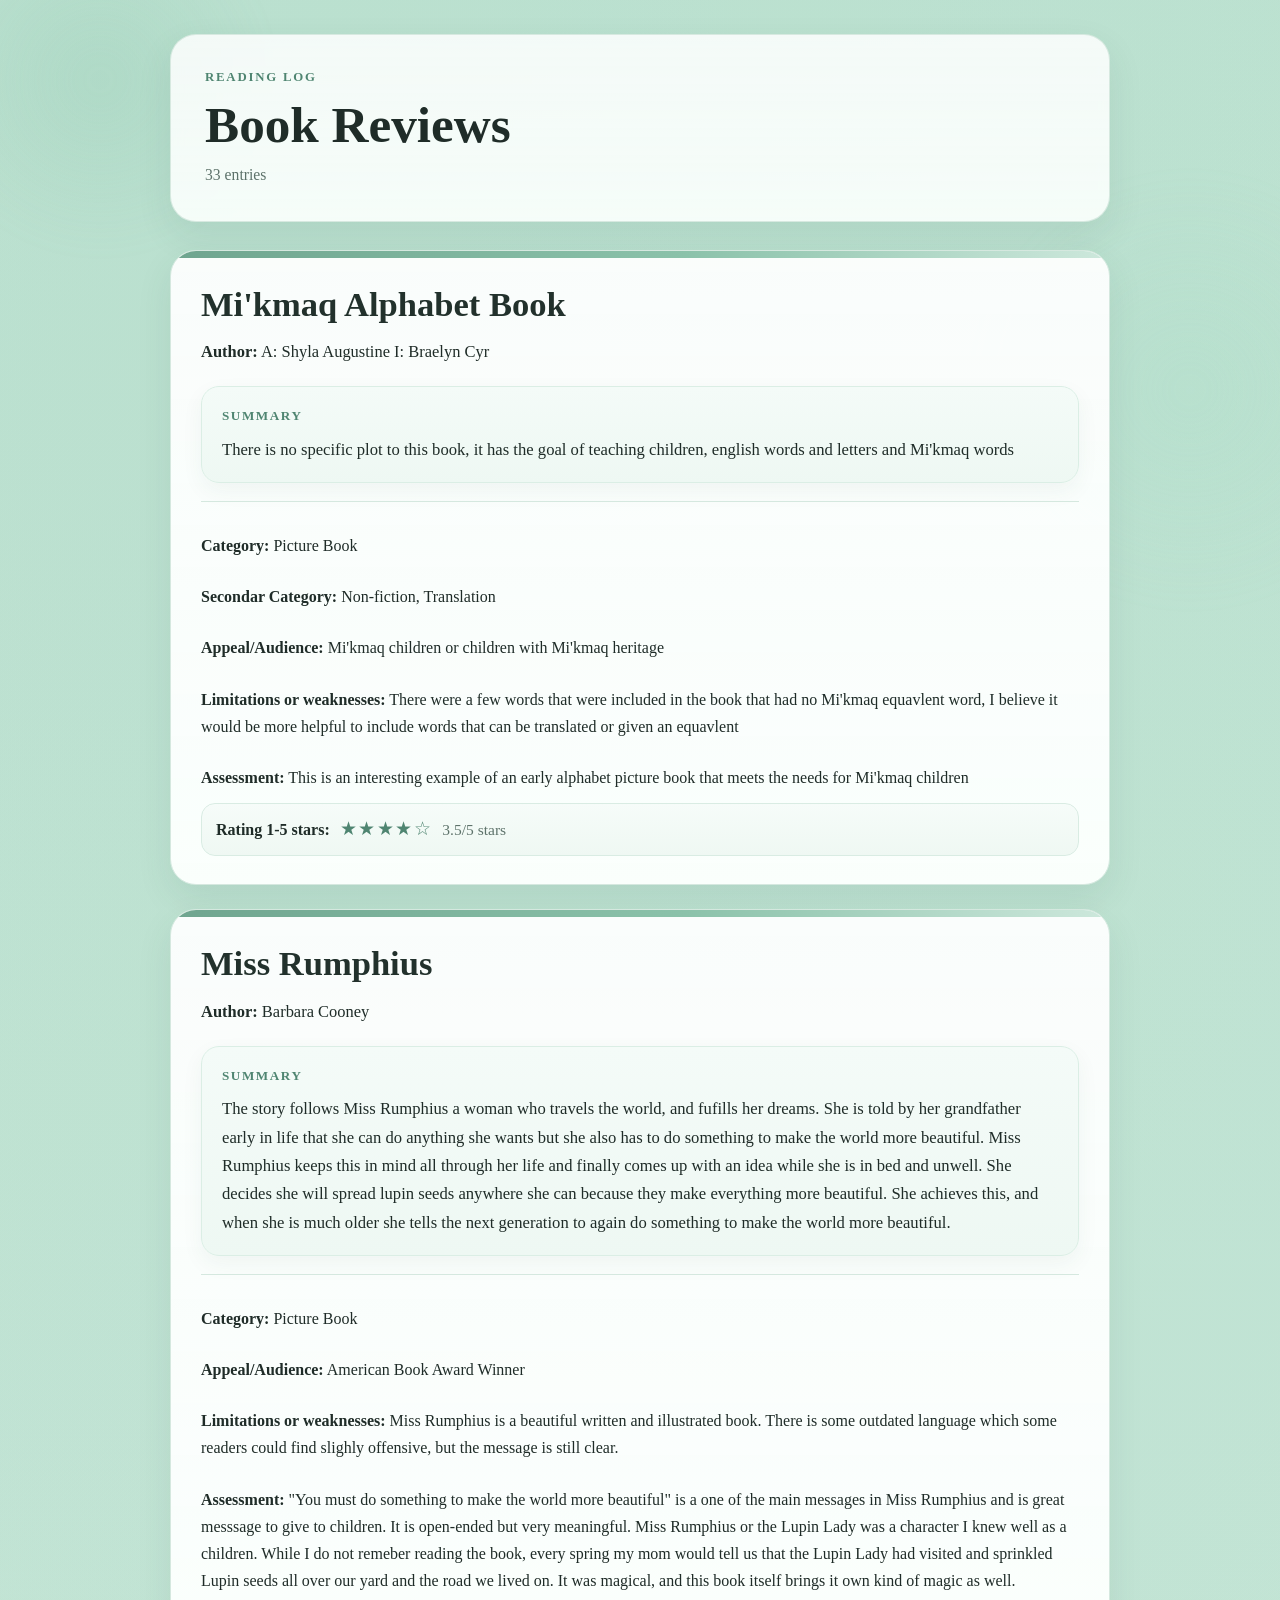
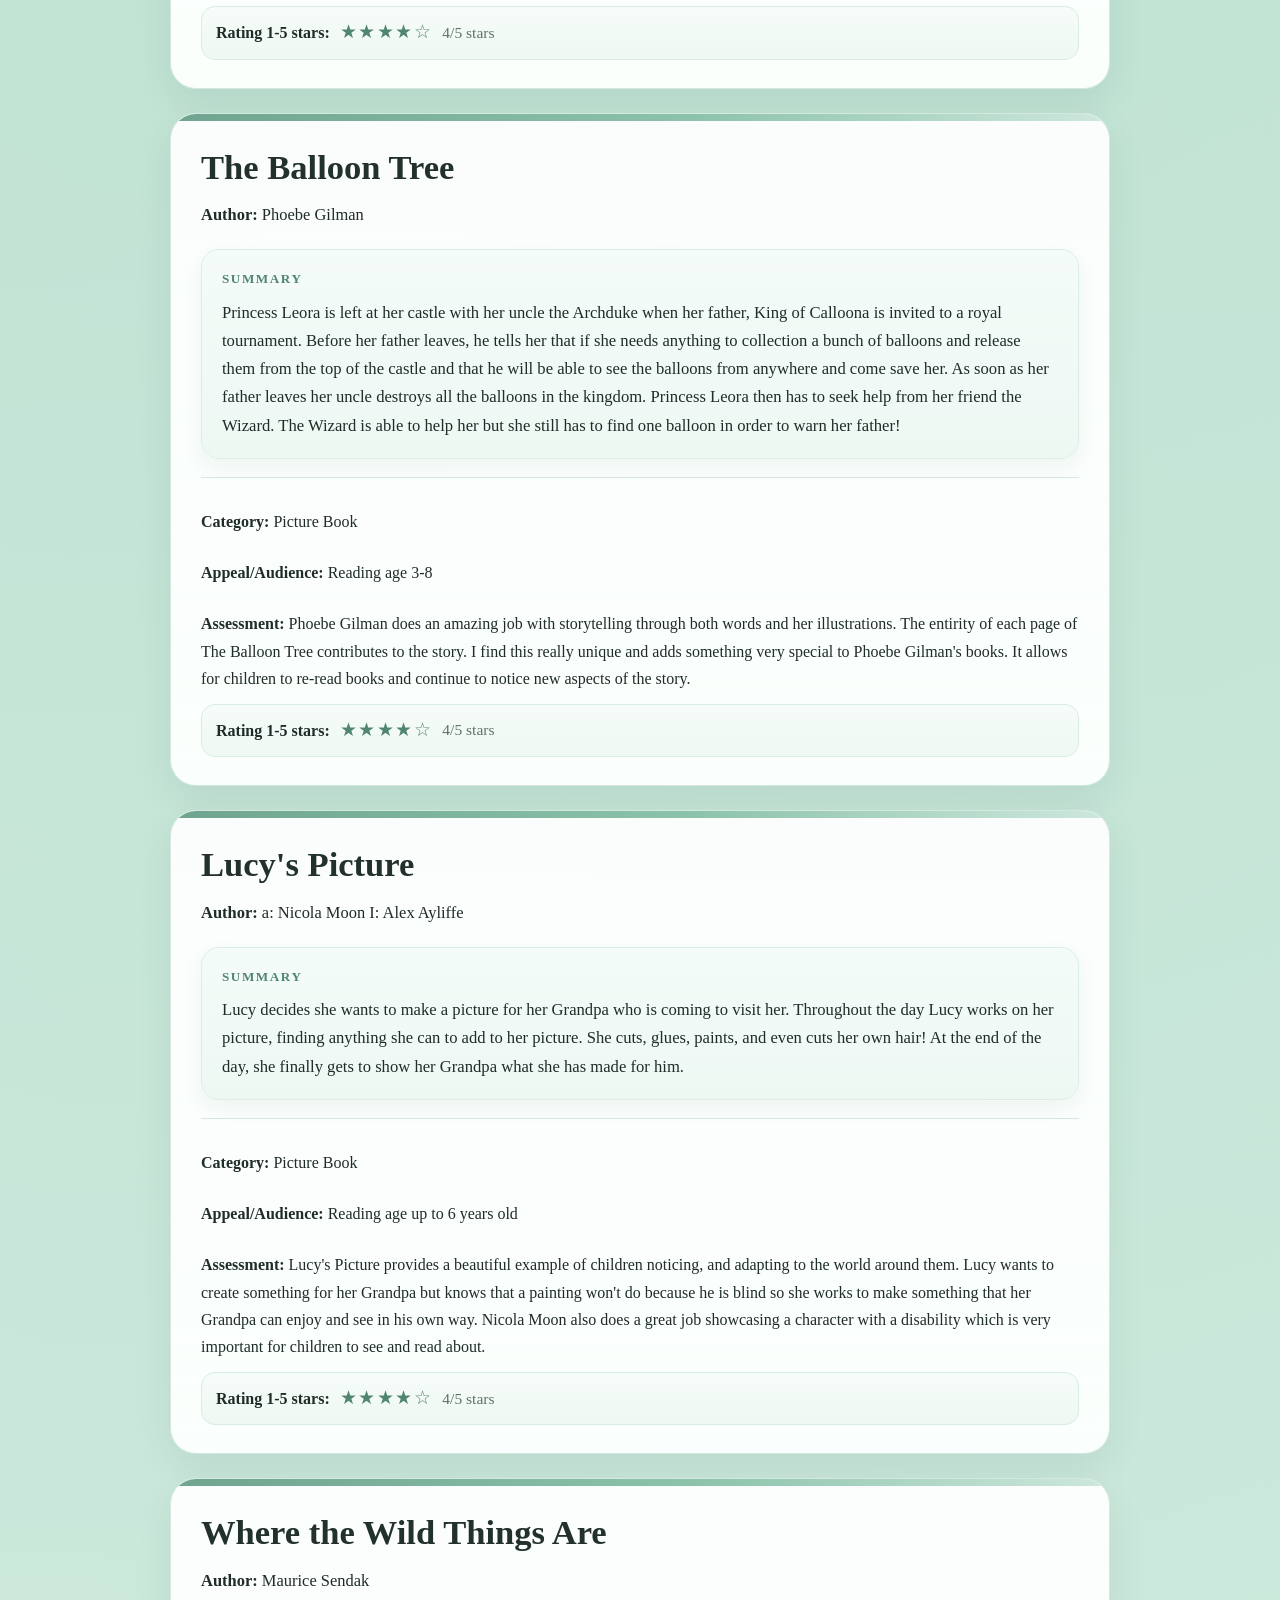
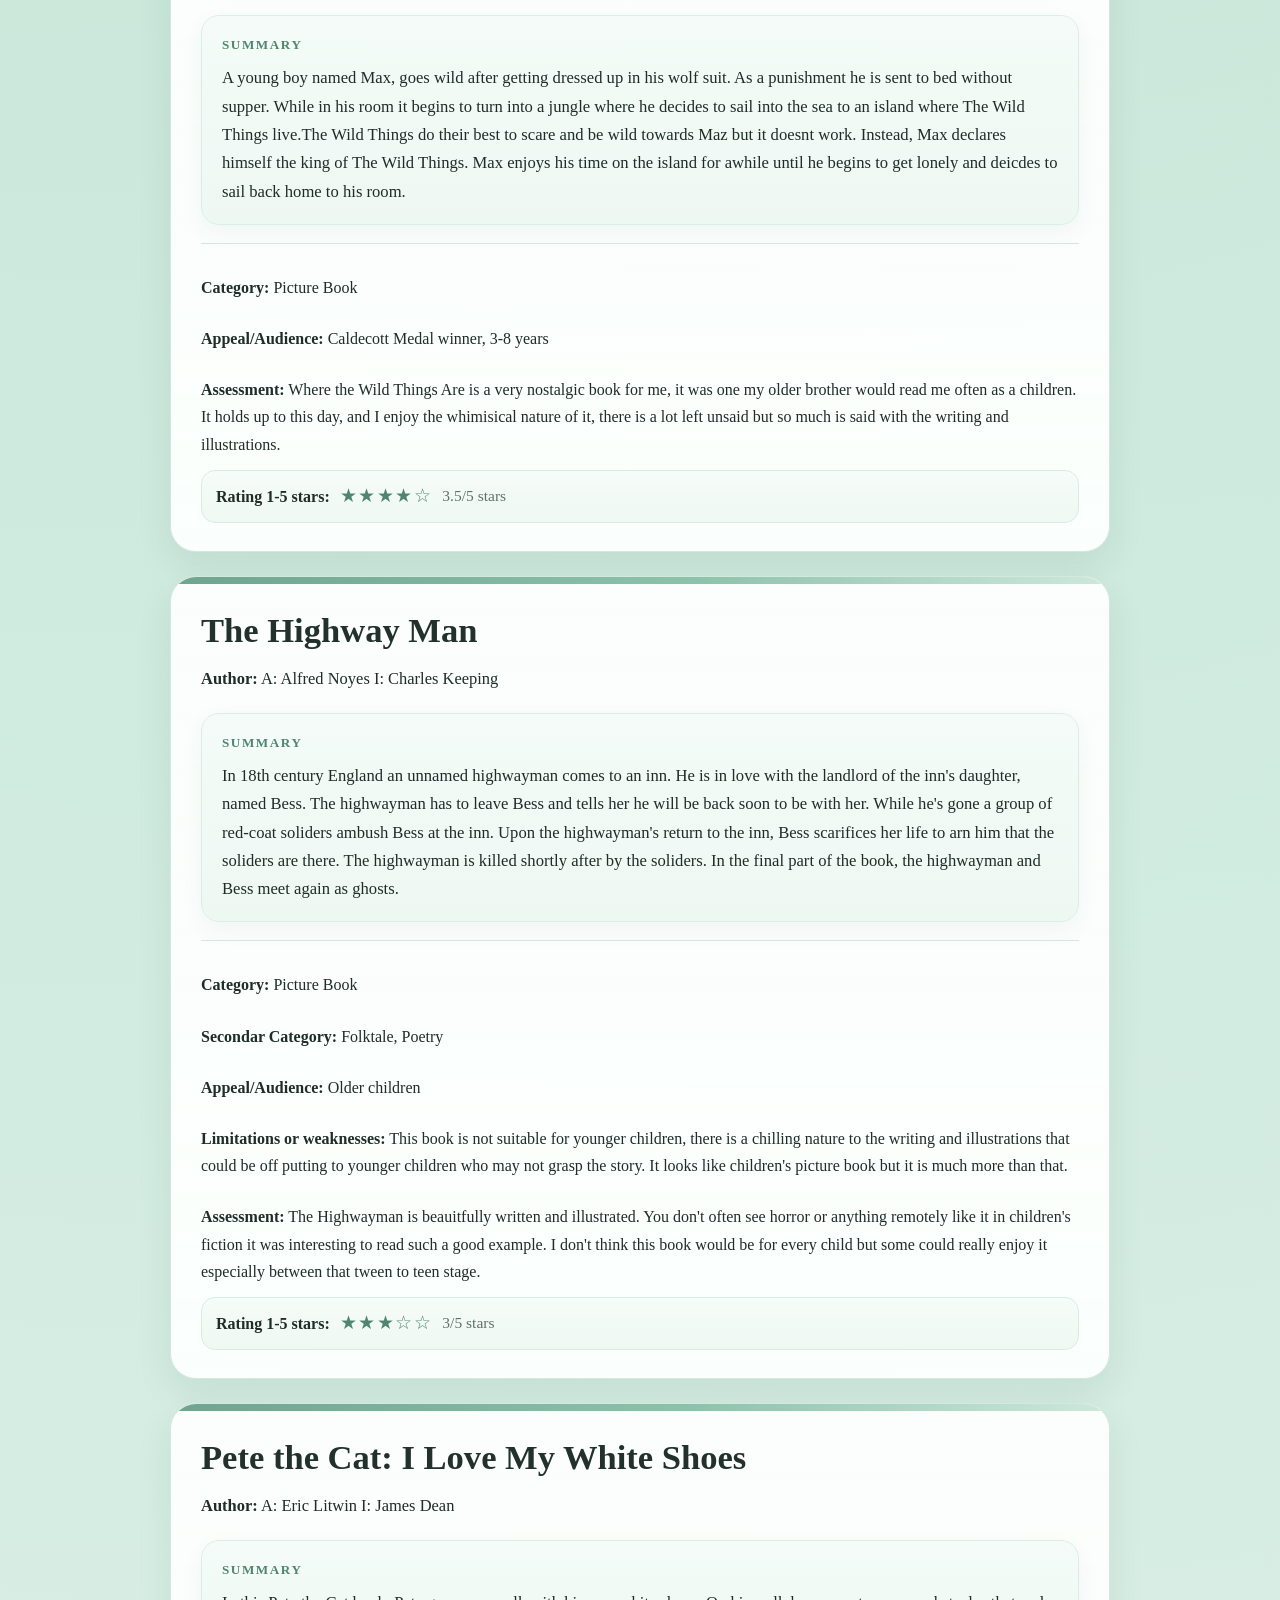
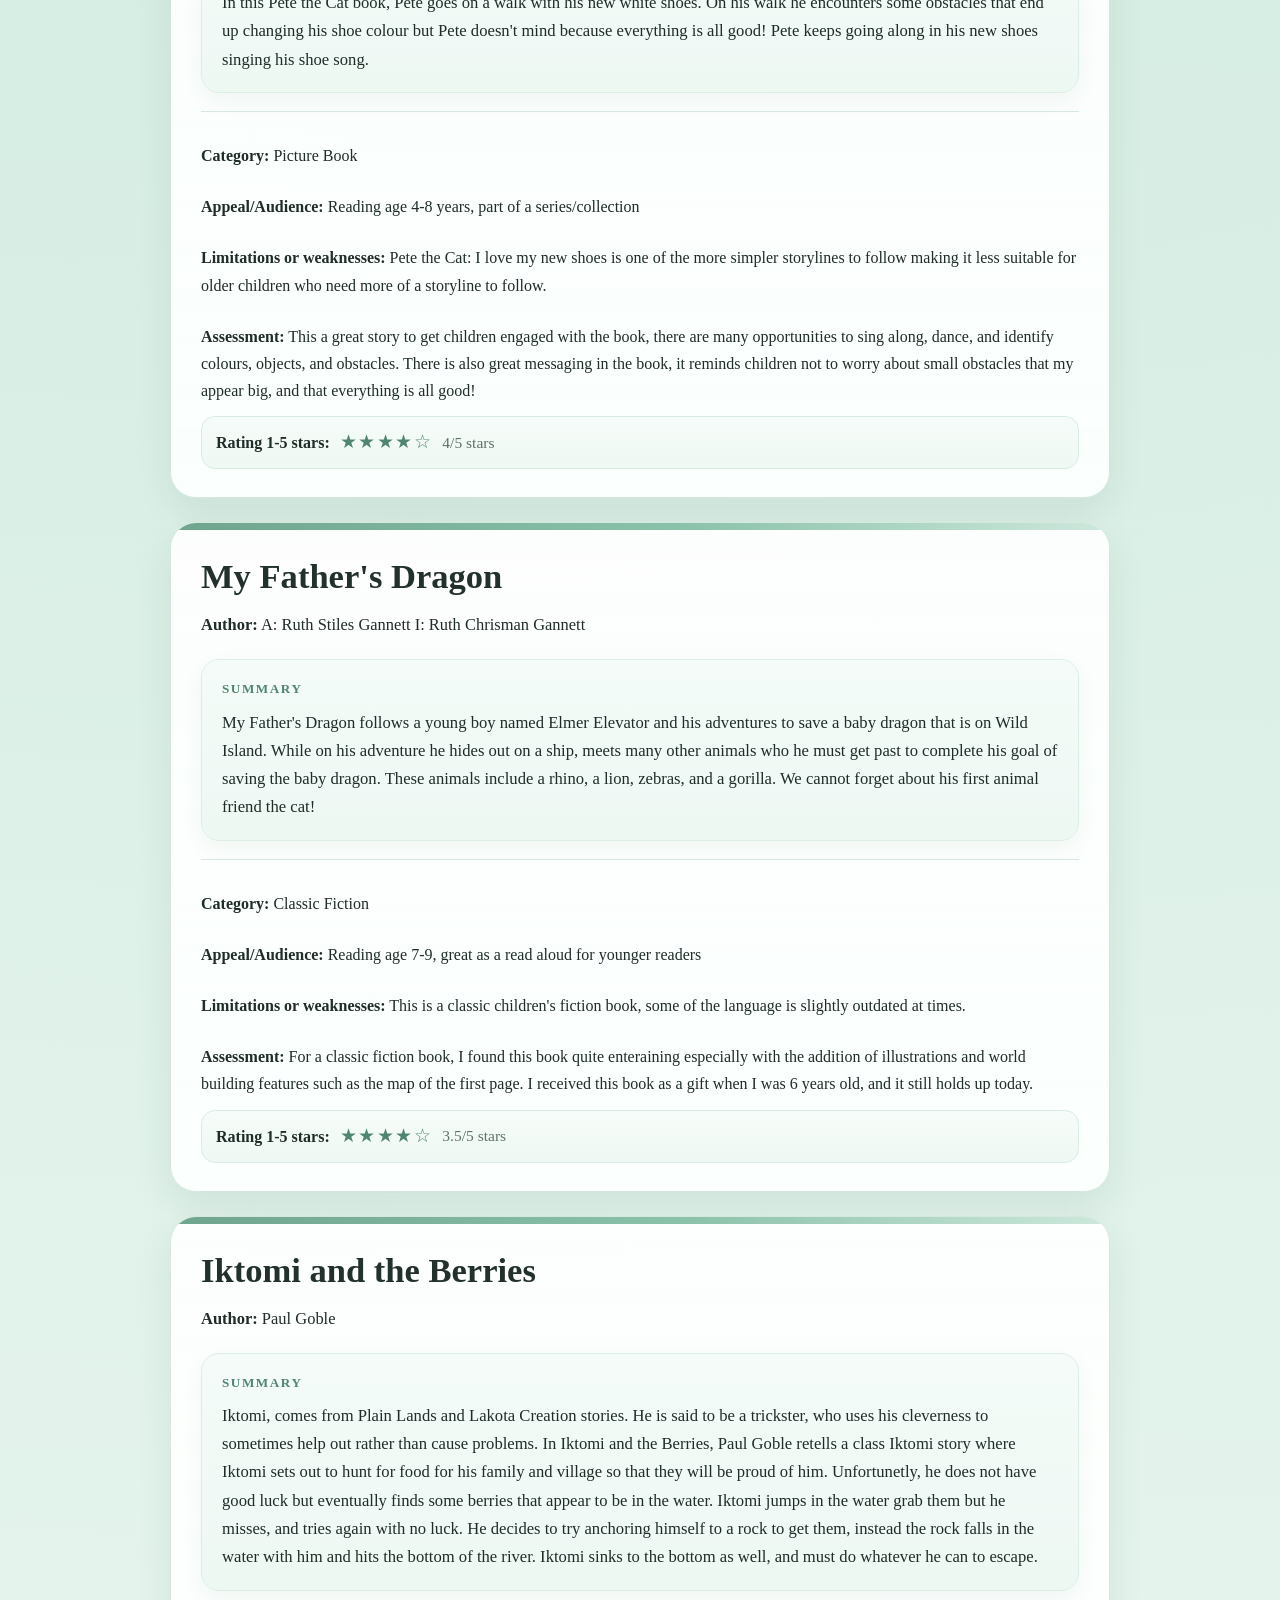
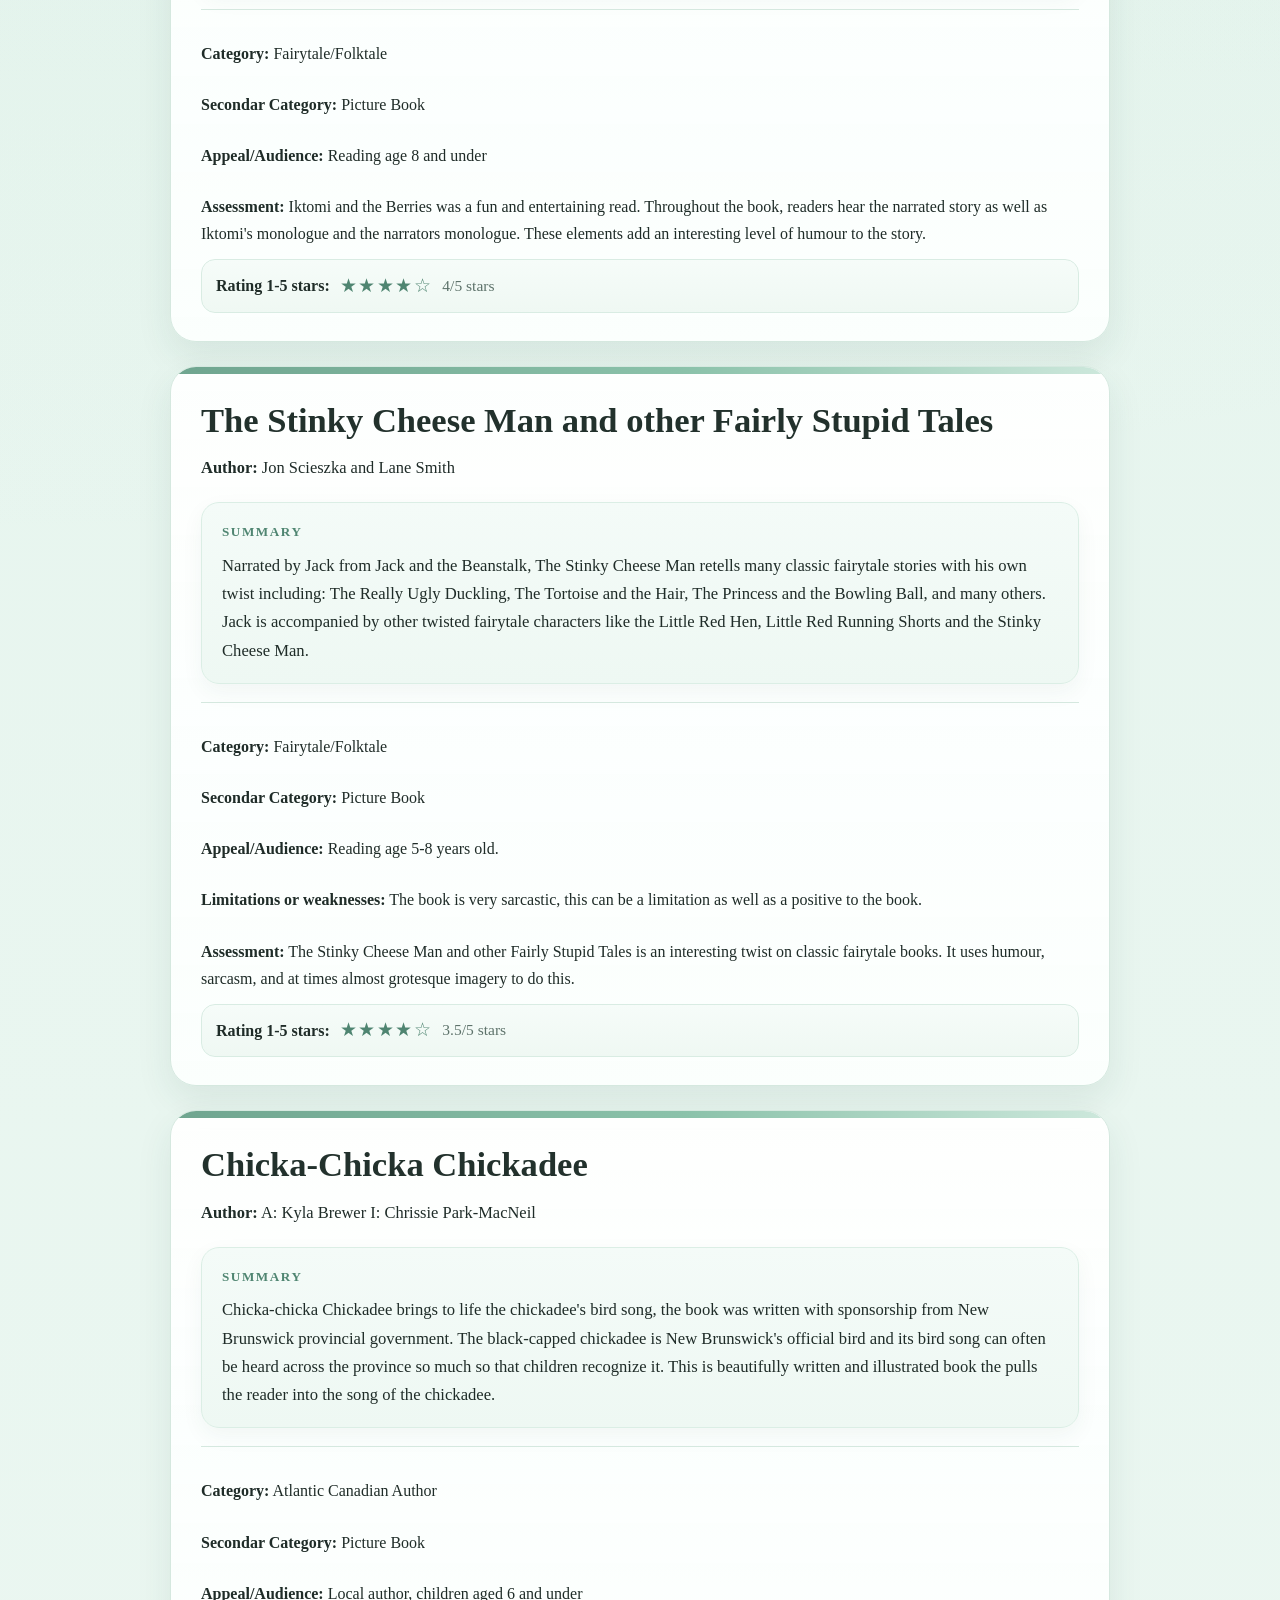
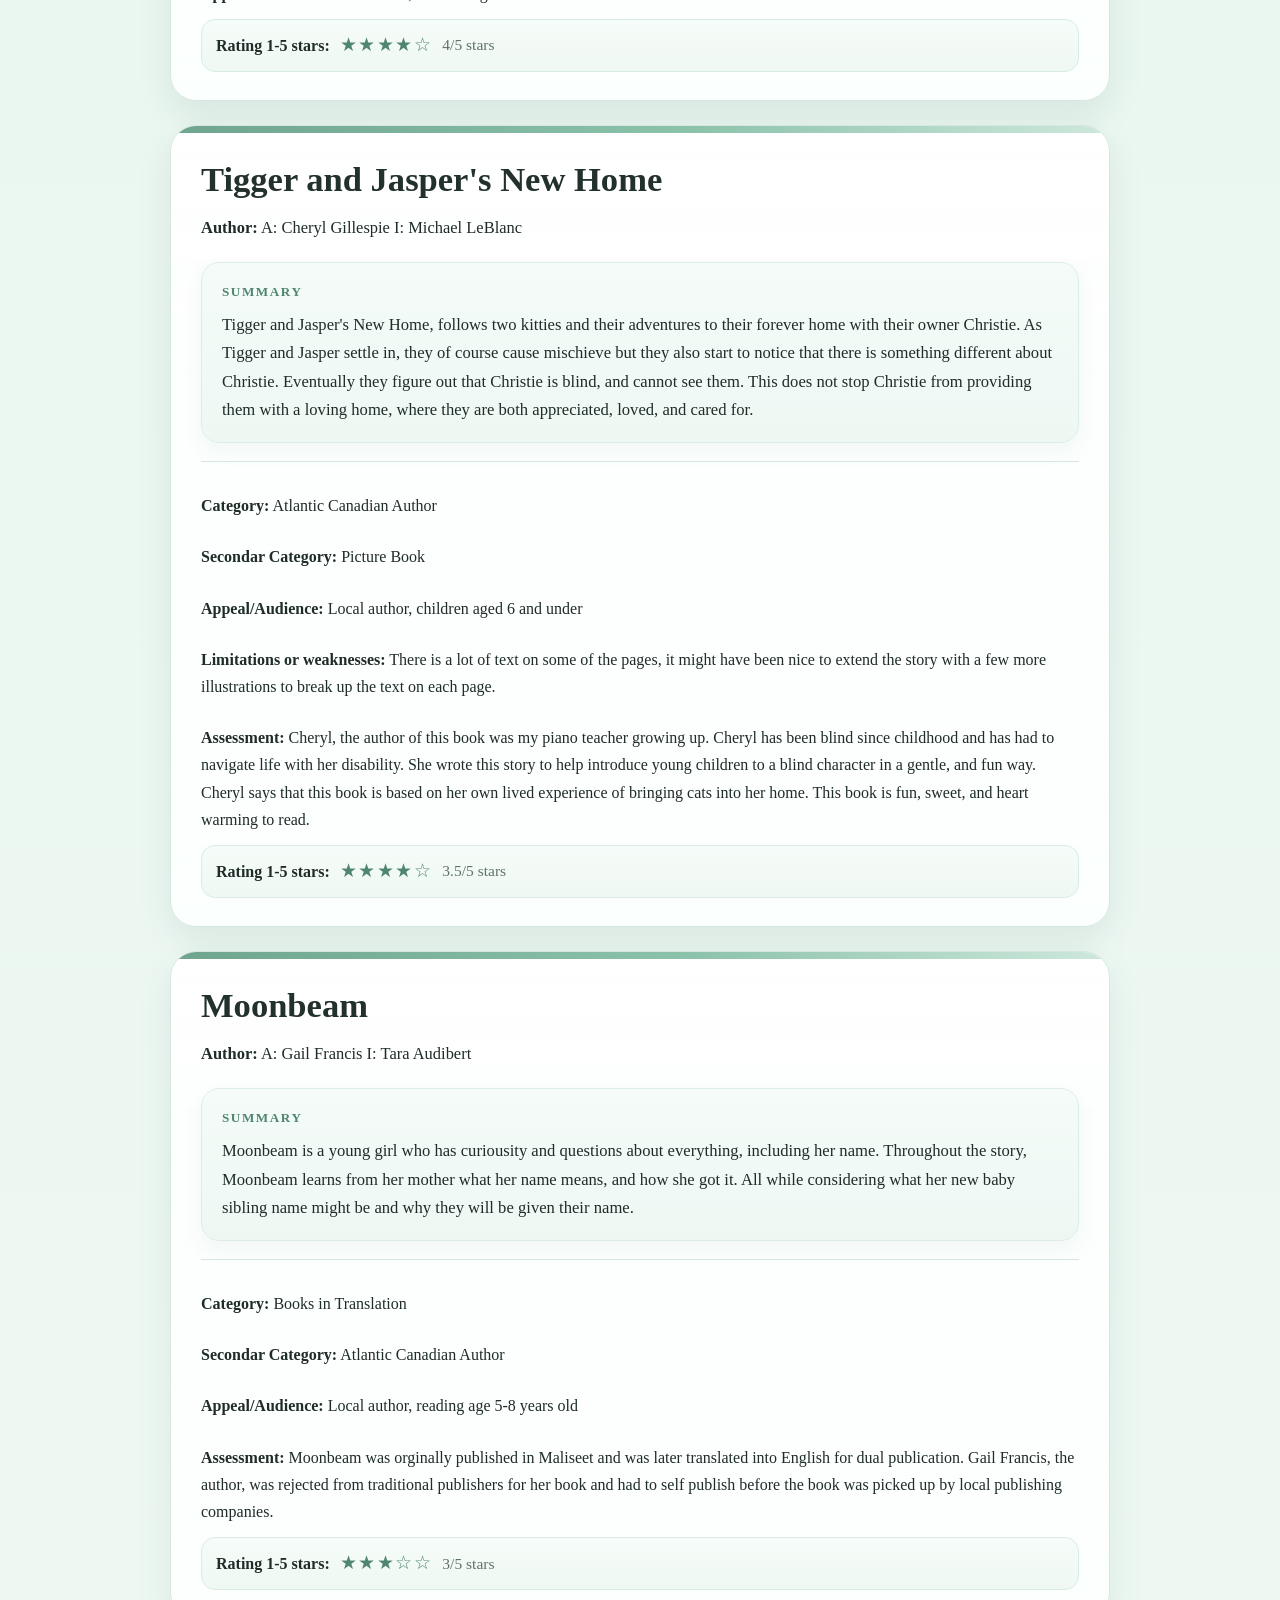
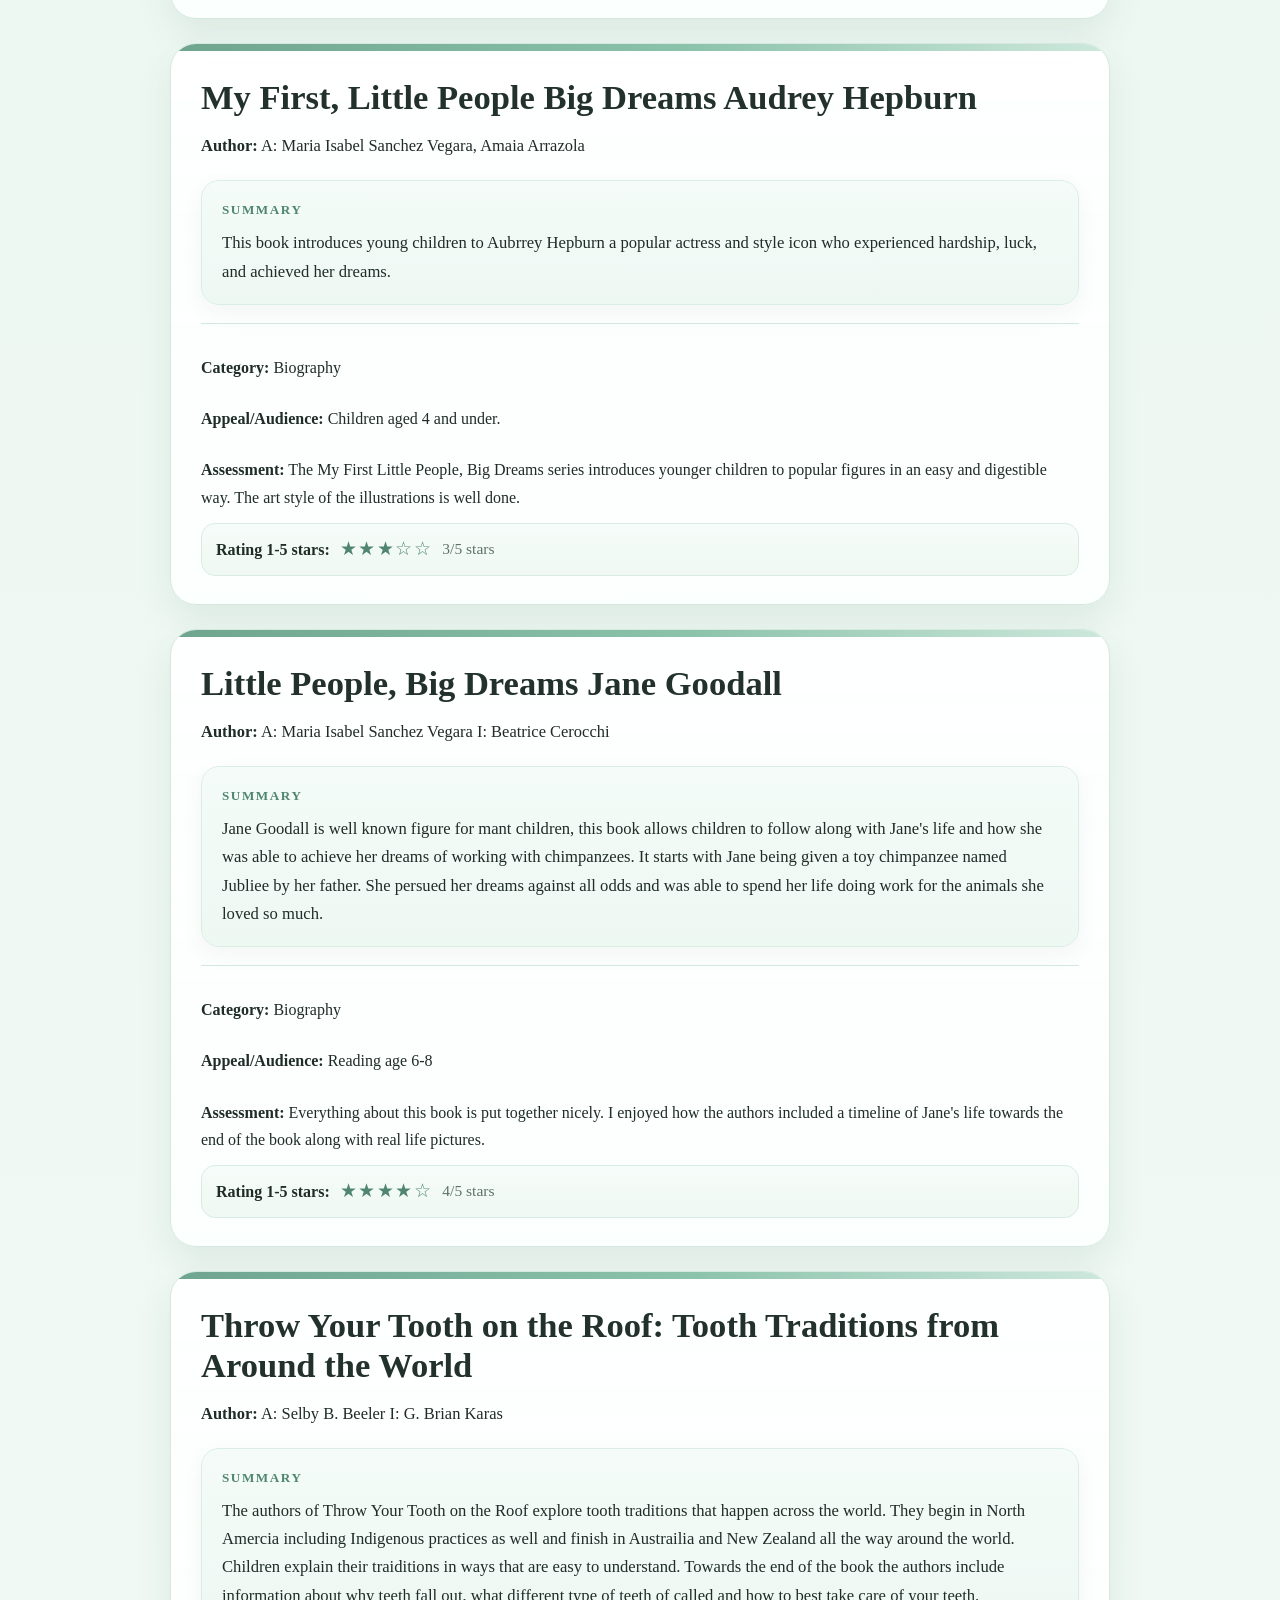
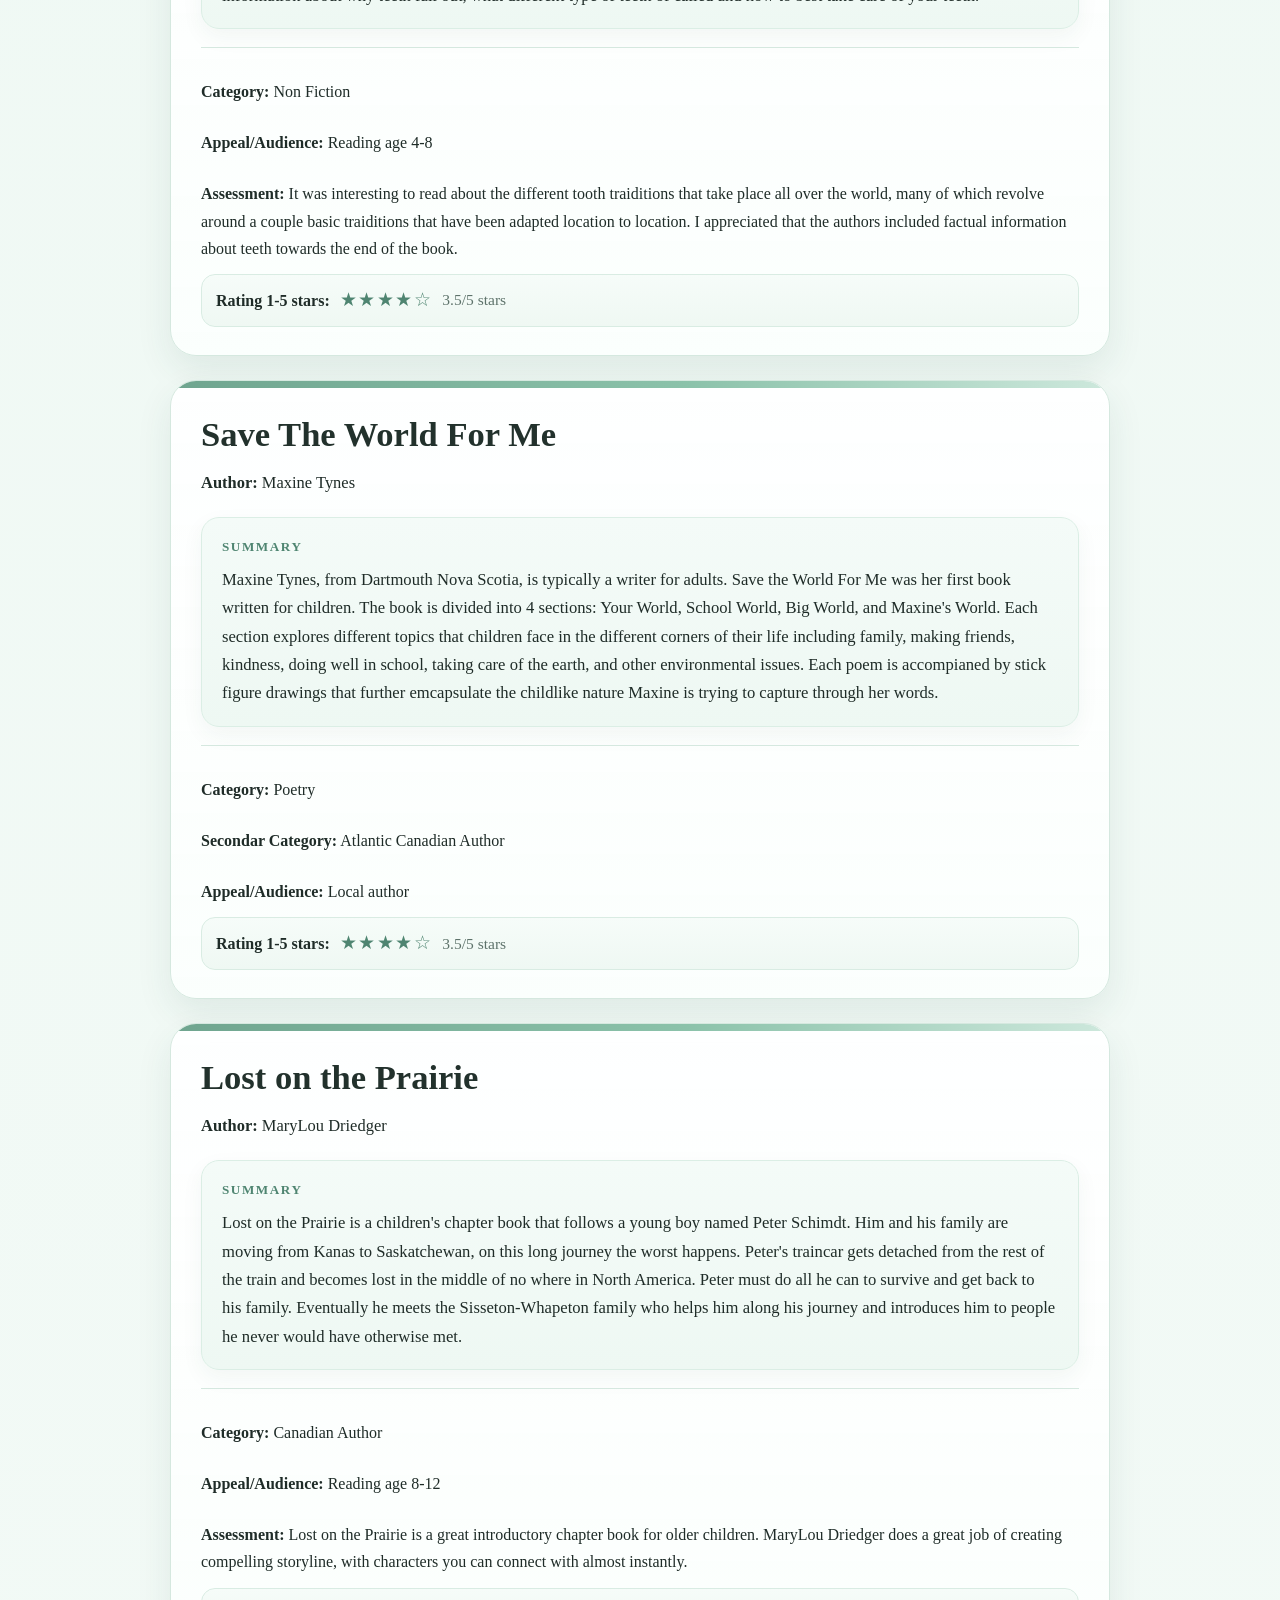
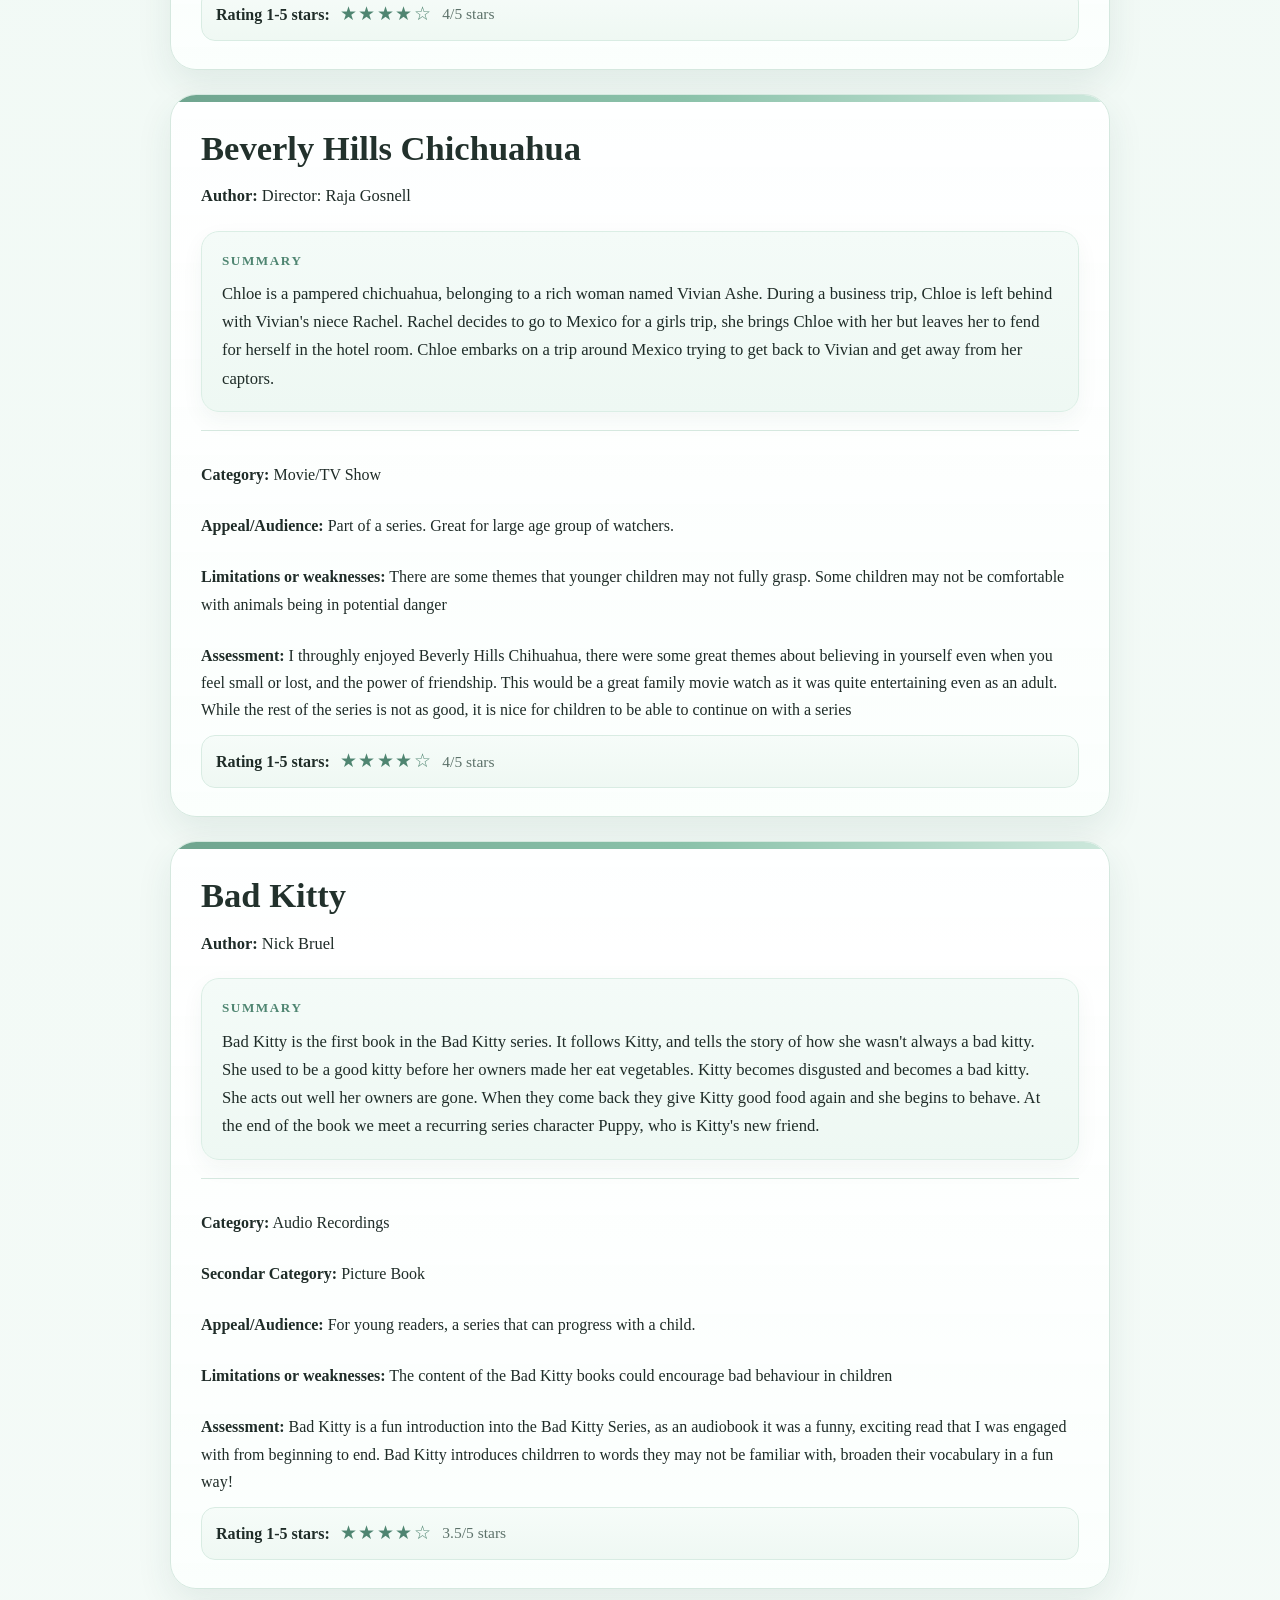
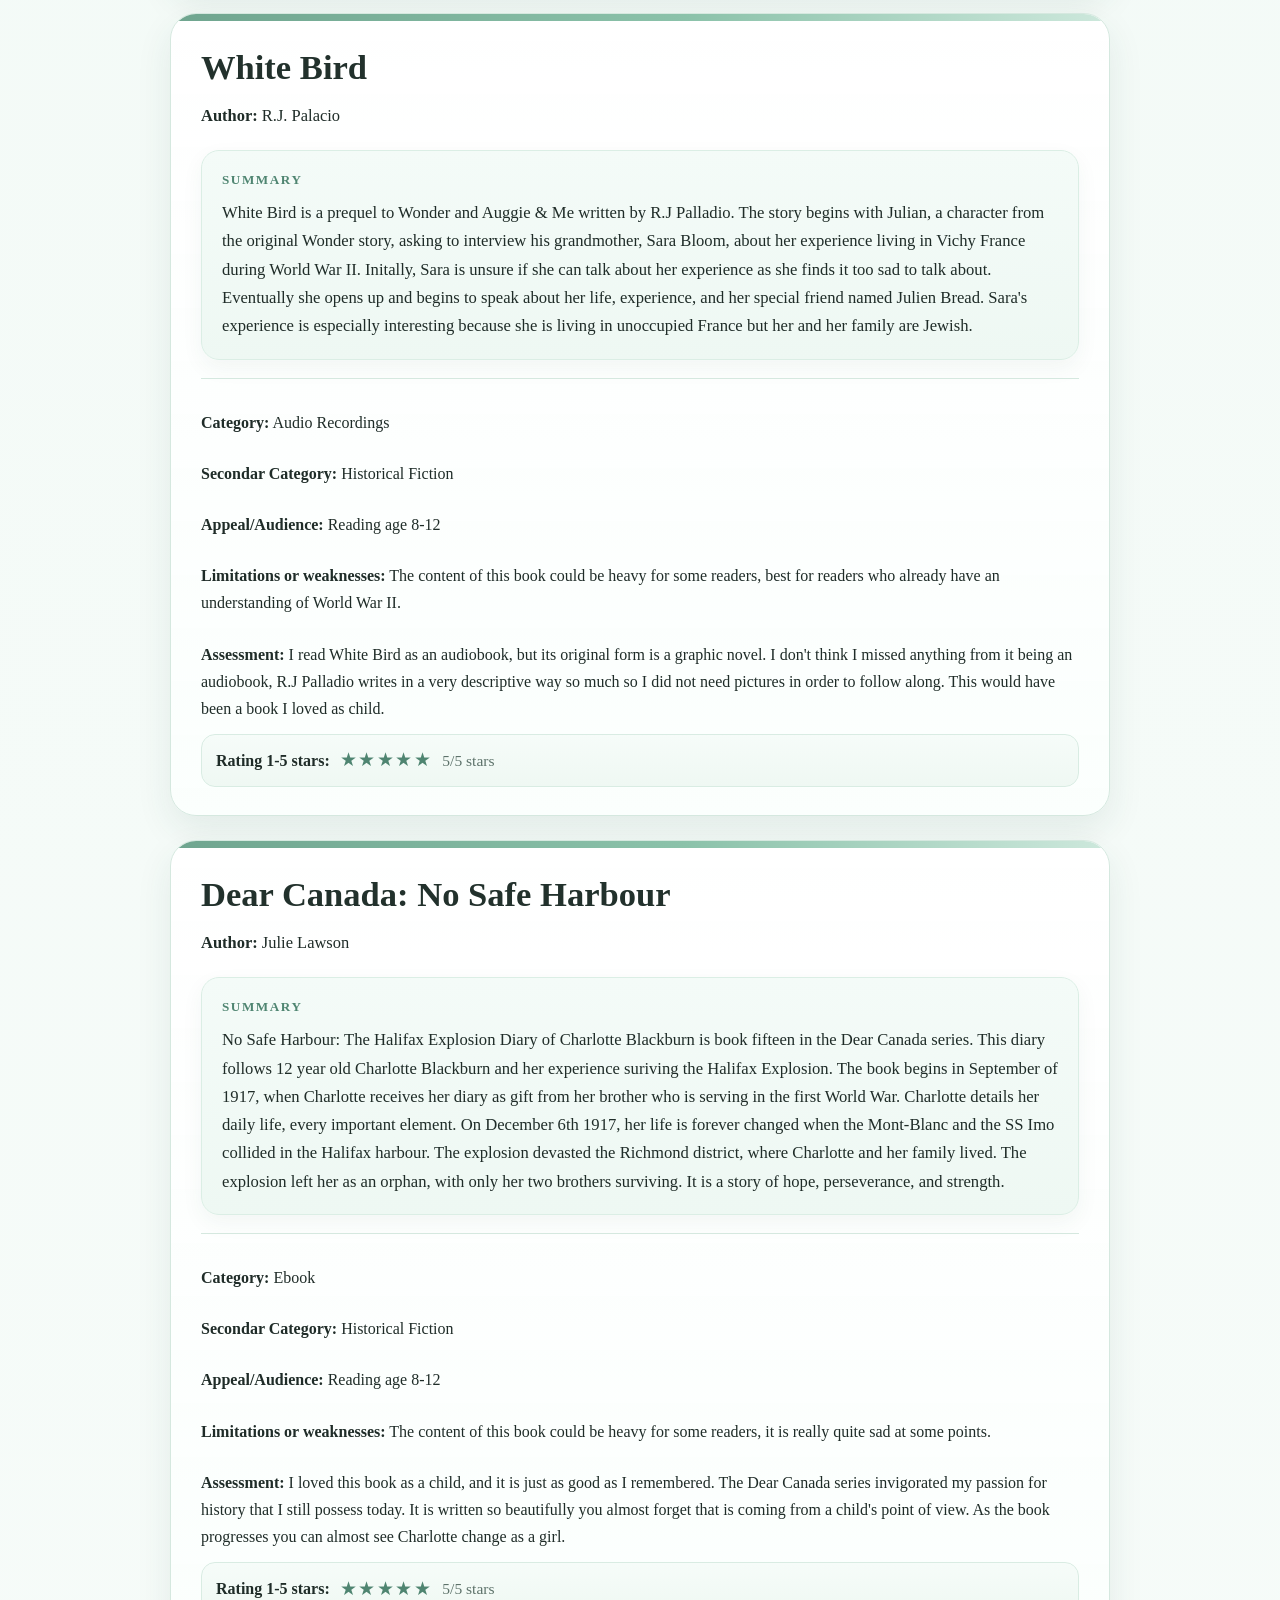
<file: index (1).html>
<!DOCTYPE html>
<html lang="en">
<head>
  <meta charset="UTF-8" />
  <meta name="viewport" content="width=device-width, initial-scale=1.0" />
  <title>Reading Log</title>
  <link rel="stylesheet" href="styles.css" />
</head>
<body>
  <div class="background-glow glow-one"></div>
  <div class="background-glow glow-two"></div>

  <div class="page-shell">
    <header class="site-header">
      <div class="header-inner">
        <p class="eyebrow">Reading Log</p>
        <h1>Book Reviews</h1>
        <p class="subtle">33 entries</p>
      </div>
    </header>

    <main class="content">
      
    <article class="post">
      <div class="post-accent"></div>
      <header class="post-header">
        <h2>Mi&#x27;kmaq Alphabet Book</h2>
      </header>

      <div class="lead-field"><span class="label">Author:</span> A: Shyla Augustine I: Braelyn Cyr</div>

      <section class="summary-block">
        <div class="section-heading">Summary</div>
        <p>There is no specific plot to this book, it has the goal of teaching children, english words and letters and Mi&#x27;kmaq words</p>
      </section>

      <section class="details">
        <div class="field emphasized"><span class="label">Category:</span> Picture Book</div>
        <div class="field emphasized"><span class="label">Secondar Category:</span> Non-fiction, Translation</div>
        
        <div class="field"><span class="label">Appeal/Audience:</span> Mi&#x27;kmaq children or children with Mi&#x27;kmaq heritage</div>
        <div class="field"><span class="label">Limitations or weaknesses:</span> There were a few words that were included in the book that had no Mi&#x27;kmaq equavlent word, I believe it would be more helpful to include words that can be translated or given an equavlent </div>
        <div class="field"><span class="label">Assessment:</span> This is an interesting example of an early alphabet picture book that meets the needs for Mi&#x27;kmaq children</div>
        
        <div class="rating-box">
          <span class="label">Rating 1-5 stars:</span>
          <span class="stars" aria-label="Rating 3.5/5 stars">★★★★☆</span>
          <span class="rating-text">3.5/5 stars</span>
        </div>
        
      </section>
    </article>
    
    <article class="post">
      <div class="post-accent"></div>
      <header class="post-header">
        <h2>Miss Rumphius</h2>
      </header>

      <div class="lead-field"><span class="label">Author:</span> Barbara Cooney</div>

      <section class="summary-block">
        <div class="section-heading">Summary</div>
        <p>The story follows Miss Rumphius a woman who travels the world, and fufills her dreams. She is told by her grandfather early in life that she can do anything she wants but she also has to do something to make the world more beautiful. Miss Rumphius keeps this in mind all through her life and finally comes up with an idea while she is in bed and unwell. She decides she will spread lupin seeds anywhere she can because they make everything more beautiful. She achieves this, and when she is much older she tells the next generation to again do something  to make the world more beautiful. </p>
      </section>

      <section class="details">
        <div class="field emphasized"><span class="label">Category:</span> Picture Book</div>
        
        
        <div class="field"><span class="label">Appeal/Audience:</span> American Book Award Winner</div>
        <div class="field"><span class="label">Limitations or weaknesses:</span> Miss Rumphius is a beautiful written and illustrated book. There is some outdated language which some readers could find slighly offensive, but the message is still clear. </div>
        <div class="field"><span class="label">Assessment:</span> &quot;You must do something to make the world more beautiful&quot; is a one of the main messages in Miss Rumphius and is great messsage to give to children. It is open-ended but very meaningful. Miss Rumphius or the Lupin Lady was a character I knew well as a children. While I do not remeber reading the book, every spring my mom would tell us that the Lupin Lady had visited and sprinkled Lupin seeds all over our yard and the road we lived on. It was magical, and this book itself brings it own kind of magic as well. </div>
        
        <div class="rating-box">
          <span class="label">Rating 1-5 stars:</span>
          <span class="stars" aria-label="Rating 4/5 stars">★★★★☆</span>
          <span class="rating-text">4/5 stars</span>
        </div>
        
      </section>
    </article>
    
    <article class="post">
      <div class="post-accent"></div>
      <header class="post-header">
        <h2>The Balloon Tree</h2>
      </header>

      <div class="lead-field"><span class="label">Author:</span> Phoebe Gilman</div>

      <section class="summary-block">
        <div class="section-heading">Summary</div>
        <p>Princess Leora is left at her castle with her uncle the Archduke when her father, King of Calloona  is invited to a royal tournament. Before her father leaves, he tells her that if she needs anything to collection a bunch of balloons and release them from the top of the castle and that he will be able to see the balloons from anywhere and come save her. As soon as her father leaves her uncle destroys all the balloons in the kingdom. Princess Leora then has to seek help from her friend the Wizard.  The Wizard is able to help her but she still has to find one balloon in order to warn her father! </p>
      </section>

      <section class="details">
        <div class="field emphasized"><span class="label">Category:</span> Picture Book</div>
        
        
        <div class="field"><span class="label">Appeal/Audience:</span> Reading age 3-8</div>
        
        <div class="field"><span class="label">Assessment:</span> Phoebe Gilman does an amazing job with storytelling through both words and her illustrations. The entirity of each page of The Balloon Tree contributes to the story. I find this really unique and adds something very special to Phoebe Gilman&#x27;s books. It allows for children to re-read books and continue to notice new aspects of the story. </div>
        
        <div class="rating-box">
          <span class="label">Rating 1-5 stars:</span>
          <span class="stars" aria-label="Rating 4/5 stars">★★★★☆</span>
          <span class="rating-text">4/5 stars</span>
        </div>
        
      </section>
    </article>
    
    <article class="post">
      <div class="post-accent"></div>
      <header class="post-header">
        <h2>Lucy&#x27;s Picture</h2>
      </header>

      <div class="lead-field"><span class="label">Author:</span> a: Nicola Moon I: Alex Ayliffe</div>

      <section class="summary-block">
        <div class="section-heading">Summary</div>
        <p>Lucy decides she wants to make a picture for her Grandpa who is coming to visit her. Throughout the day Lucy works on her picture, finding anything she can to add to her picture. She cuts, glues, paints, and even cuts her own hair! At the end of the day, she finally gets to show her Grandpa what she has made for him. </p>
      </section>

      <section class="details">
        <div class="field emphasized"><span class="label">Category:</span> Picture Book</div>
        
        
        <div class="field"><span class="label">Appeal/Audience:</span> Reading age up to 6 years old</div>
        
        <div class="field"><span class="label">Assessment:</span> Lucy&#x27;s Picture provides a beautiful example of children noticing, and adapting to the world around them. Lucy wants to create something for her Grandpa but knows that a painting won&#x27;t do because he is blind so she works to make something that her Grandpa can enjoy and see in his own way. Nicola Moon also does a great job showcasing a character with a disability which is very important for children to see and read about.</div>
        
        <div class="rating-box">
          <span class="label">Rating 1-5 stars:</span>
          <span class="stars" aria-label="Rating 4/5 stars">★★★★☆</span>
          <span class="rating-text">4/5 stars</span>
        </div>
        
      </section>
    </article>
    
    <article class="post">
      <div class="post-accent"></div>
      <header class="post-header">
        <h2>Where the Wild Things Are</h2>
      </header>

      <div class="lead-field"><span class="label">Author:</span> Maurice Sendak</div>

      <section class="summary-block">
        <div class="section-heading">Summary</div>
        <p>A young boy named Max, goes wild after getting dressed up in his wolf suit. As a punishment he is sent to bed without supper. While in his room it begins to turn into a jungle where he decides to sail into the sea to an island where The Wild Things live.The Wild Things do their best to scare and be wild towards Maz but it doesnt work. Instead, Max declares himself the king of The Wild Things. Max enjoys his time on the island for awhile until he begins to get lonely and deicdes to sail back home to his room. </p>
      </section>

      <section class="details">
        <div class="field emphasized"><span class="label">Category:</span> Picture Book</div>
        
        
        <div class="field"><span class="label">Appeal/Audience:</span> Caldecott Medal winner, 3-8 years</div>
        
        <div class="field"><span class="label">Assessment:</span> Where the Wild Things Are is a very nostalgic book for me, it was one my older brother would read me often as a children. It holds up to this day, and I enjoy the whimisical nature of it, there is a lot left unsaid but so much is said with the writing and illustrations.</div>
        
        <div class="rating-box">
          <span class="label">Rating 1-5 stars:</span>
          <span class="stars" aria-label="Rating 3.5/5 stars">★★★★☆</span>
          <span class="rating-text">3.5/5 stars</span>
        </div>
        
      </section>
    </article>
    
    <article class="post">
      <div class="post-accent"></div>
      <header class="post-header">
        <h2>The Highway Man</h2>
      </header>

      <div class="lead-field"><span class="label">Author:</span> A: Alfred Noyes I: Charles Keeping</div>

      <section class="summary-block">
        <div class="section-heading">Summary</div>
        <p>In 18th century England an unnamed highwayman comes to an inn. He is in love with the landlord of the inn&#x27;s daughter, named Bess. The highwayman has to leave Bess and tells her he will be back soon to be with her. While he&#x27;s gone a group of red-coat soliders ambush Bess at the inn. Upon the highwayman&#x27;s return to the inn, Bess scarifices her life to arn him that the soliders are there. The highwayman is killed shortly after by the soliders. In the final part of the book, the highwayman and Bess meet again as ghosts. </p>
      </section>

      <section class="details">
        <div class="field emphasized"><span class="label">Category:</span> Picture Book</div>
        <div class="field emphasized"><span class="label">Secondar Category:</span> Folktale, Poetry</div>
        
        <div class="field"><span class="label">Appeal/Audience:</span> Older children</div>
        <div class="field"><span class="label">Limitations or weaknesses:</span> This book is not suitable for younger children, there is a chilling nature to the writing and illustrations that could be off putting to younger children who may not grasp the story. It looks like children&#x27;s picture book but it is much more than that.</div>
        <div class="field"><span class="label">Assessment:</span> The Highwayman is beauitfully written and illustrated. You don&#x27;t often see horror or anything remotely like it in children&#x27;s fiction it was interesting to read such a good example. I don&#x27;t think this book would be for every child but some could really enjoy it especially between that tween to teen stage. </div>
        
        <div class="rating-box">
          <span class="label">Rating 1-5 stars:</span>
          <span class="stars" aria-label="Rating 3/5 stars">★★★☆☆</span>
          <span class="rating-text">3/5 stars</span>
        </div>
        
      </section>
    </article>
    
    <article class="post">
      <div class="post-accent"></div>
      <header class="post-header">
        <h2>Pete the Cat: I Love My White Shoes</h2>
      </header>

      <div class="lead-field"><span class="label">Author:</span> A: Eric Litwin I: James Dean</div>

      <section class="summary-block">
        <div class="section-heading">Summary</div>
        <p>In this Pete the Cat book, Pete goes on a walk with his new white shoes. On his walk he encounters some obstacles that end up changing his shoe colour but Pete doesn&#x27;t mind because everything is all good! Pete keeps going along in his new shoes singing his shoe song. </p>
      </section>

      <section class="details">
        <div class="field emphasized"><span class="label">Category:</span> Picture Book</div>
        
        
        <div class="field"><span class="label">Appeal/Audience:</span> Reading age 4-8 years, part of a series/collection</div>
        <div class="field"><span class="label">Limitations or weaknesses:</span> Pete the Cat: I love my new shoes is one of the more simpler storylines to follow making it less suitable for older children who need more of a storyline to follow. </div>
        <div class="field"><span class="label">Assessment:</span> This a great story to get children engaged with the book, there are many opportunities to sing along, dance, and identify colours, objects, and obstacles. There is also great messaging in the book, it reminds children not to worry about small obstacles that my appear big, and that everything is all good!</div>
        
        <div class="rating-box">
          <span class="label">Rating 1-5 stars:</span>
          <span class="stars" aria-label="Rating 4/5 stars ">★★★★☆</span>
          <span class="rating-text">4/5 stars </span>
        </div>
        
      </section>
    </article>
    
    <article class="post">
      <div class="post-accent"></div>
      <header class="post-header">
        <h2>My Father&#x27;s Dragon</h2>
      </header>

      <div class="lead-field"><span class="label">Author:</span> A: Ruth Stiles Gannett I: Ruth Chrisman Gannett</div>

      <section class="summary-block">
        <div class="section-heading">Summary</div>
        <p>My Father&#x27;s Dragon follows a young boy named Elmer Elevator and his adventures to save a baby dragon that is on Wild Island. While on his adventure he hides out on a ship, meets many other animals who he must get past to complete his goal of saving the baby dragon. These animals include a rhino, a lion, zebras, and a gorilla. We cannot forget about his first animal friend the cat! </p>
      </section>

      <section class="details">
        <div class="field emphasized"><span class="label">Category:</span> Classic Fiction</div>
        
        
        <div class="field"><span class="label">Appeal/Audience:</span> Reading age 7-9, great as a read aloud for younger readers</div>
        <div class="field"><span class="label">Limitations or weaknesses:</span> This is a classic children&#x27;s fiction book, some of the language is slightly outdated at times.</div>
        <div class="field"><span class="label">Assessment:</span> For a classic fiction book, I found this book quite enteraining especially with the addition of illustrations and world building features such as the map of the first page. I received this book as a gift when I was 6 years old, and it still holds up today.</div>
        
        <div class="rating-box">
          <span class="label">Rating 1-5 stars:</span>
          <span class="stars" aria-label="Rating 3.5/5 stars">★★★★☆</span>
          <span class="rating-text">3.5/5 stars</span>
        </div>
        
      </section>
    </article>
    
    <article class="post">
      <div class="post-accent"></div>
      <header class="post-header">
        <h2>Iktomi and the Berries</h2>
      </header>

      <div class="lead-field"><span class="label">Author:</span> Paul Goble</div>

      <section class="summary-block">
        <div class="section-heading">Summary</div>
        <p>Iktomi, comes from Plain Lands and Lakota Creation stories. He is said to be a trickster, who uses his cleverness to sometimes help out rather than cause problems. In Iktomi and the Berries, Paul Goble retells a class Iktomi story where Iktomi sets out to hunt for food for his family and village so that they will be proud of him. Unfortunetly, he does not have good luck but eventually finds some berries that appear to be in the water. Iktomi jumps in the water grab them but he misses, and tries again with no luck. He decides to try anchoring himself to a rock to get them, instead the rock falls in the water with him and hits the bottom of the river. Iktomi sinks to the bottom as well, and must do whatever he can to escape.</p>
      </section>

      <section class="details">
        <div class="field emphasized"><span class="label">Category:</span> Fairytale/Folktale</div>
        <div class="field emphasized"><span class="label">Secondar Category:</span> Picture Book</div>
        
        <div class="field"><span class="label">Appeal/Audience:</span> Reading age 8 and under </div>
        
        <div class="field"><span class="label">Assessment:</span> Iktomi and the Berries was a fun and entertaining read. Throughout the book, readers hear the narrated story as well as Iktomi&#x27;s monologue and the narrators monologue. These elements add an interesting level of humour to the story.</div>
        
        <div class="rating-box">
          <span class="label">Rating 1-5 stars:</span>
          <span class="stars" aria-label="Rating 4/5 stars">★★★★☆</span>
          <span class="rating-text">4/5 stars</span>
        </div>
        
      </section>
    </article>
    
    <article class="post">
      <div class="post-accent"></div>
      <header class="post-header">
        <h2>The Stinky Cheese Man and other Fairly Stupid Tales</h2>
      </header>

      <div class="lead-field"><span class="label">Author:</span> Jon Scieszka and Lane Smith</div>

      <section class="summary-block">
        <div class="section-heading">Summary</div>
        <p>Narrated by Jack from Jack and the Beanstalk, The Stinky Cheese Man retells many classic fairytale stories with his own twist including: The Really Ugly Duckling, The Tortoise and the Hair, The Princess and the Bowling Ball, and many others. Jack is accompanied by other twisted fairytale characters like the Little Red Hen, Little Red Running Shorts and the Stinky Cheese Man. </p>
      </section>

      <section class="details">
        <div class="field emphasized"><span class="label">Category:</span> Fairytale/Folktale</div>
        <div class="field emphasized"><span class="label">Secondar Category:</span> Picture Book</div>
        
        <div class="field"><span class="label">Appeal/Audience:</span> Reading age 5-8 years old.</div>
        <div class="field"><span class="label">Limitations or weaknesses:</span> The book is very sarcastic, this can be a limitation as well as a positive to the book. </div>
        <div class="field"><span class="label">Assessment:</span> The Stinky Cheese Man and other Fairly Stupid Tales is an interesting twist on classic fairytale books. It uses humour, sarcasm, and at times almost grotesque imagery to do this. </div>
        
        <div class="rating-box">
          <span class="label">Rating 1-5 stars:</span>
          <span class="stars" aria-label="Rating 3.5/5 stars">★★★★☆</span>
          <span class="rating-text">3.5/5 stars</span>
        </div>
        
      </section>
    </article>
    
    <article class="post">
      <div class="post-accent"></div>
      <header class="post-header">
        <h2>Chicka-Chicka Chickadee</h2>
      </header>

      <div class="lead-field"><span class="label">Author:</span> A: Kyla Brewer I: Chrissie Park-MacNeil</div>

      <section class="summary-block">
        <div class="section-heading">Summary</div>
        <p>Chicka-chicka Chickadee brings to life the chickadee&#x27;s bird song, the book was written with sponsorship from New Brunswick provincial government. The black-capped chickadee is New Brunswick&#x27;s official bird and its bird song can often be heard across the province so much so that children recognize it. This is beautifully written and illustrated book the pulls the reader into the song of the chickadee.</p>
      </section>

      <section class="details">
        <div class="field emphasized"><span class="label">Category:</span> Atlantic Canadian Author</div>
        <div class="field emphasized"><span class="label">Secondar Category:</span> Picture Book</div>
        
        <div class="field"><span class="label">Appeal/Audience:</span> Local author, children aged 6 and under</div>
        
        
        
        <div class="rating-box">
          <span class="label">Rating 1-5 stars:</span>
          <span class="stars" aria-label="Rating 4/5 stars">★★★★☆</span>
          <span class="rating-text">4/5 stars</span>
        </div>
        
      </section>
    </article>
    
    <article class="post">
      <div class="post-accent"></div>
      <header class="post-header">
        <h2>Tigger and Jasper&#x27;s New Home</h2>
      </header>

      <div class="lead-field"><span class="label">Author:</span> A: Cheryl Gillespie I: Michael LeBlanc</div>

      <section class="summary-block">
        <div class="section-heading">Summary</div>
        <p>Tigger and Jasper&#x27;s New Home, follows two kitties and their adventures to their forever home with their owner Christie. As Tigger and Jasper settle in, they of course cause mischieve but they also start to notice that there is something different about Christie. Eventually they figure out that Christie is blind, and cannot see them. This does not stop Christie from providing them with a loving home, where they are both appreciated, loved, and cared for. </p>
      </section>

      <section class="details">
        <div class="field emphasized"><span class="label">Category:</span> Atlantic Canadian Author</div>
        <div class="field emphasized"><span class="label">Secondar Category:</span> Picture Book</div>
        
        <div class="field"><span class="label">Appeal/Audience:</span> Local author, children aged 6 and under</div>
        <div class="field"><span class="label">Limitations or weaknesses:</span> There is a lot of text on some of the pages, it might have been nice to extend the story with a few more illustrations to break up the text on each page.</div>
        <div class="field"><span class="label">Assessment:</span> Cheryl, the author of this book was my piano teacher growing up. Cheryl has been blind since childhood and has had to navigate life with her disability. She wrote this story to help introduce young children to a blind character in a gentle, and fun way. Cheryl says that this book is based on her own lived experience of bringing cats into her home. This book is fun, sweet, and heart warming to read. </div>
        
        <div class="rating-box">
          <span class="label">Rating 1-5 stars:</span>
          <span class="stars" aria-label="Rating 3.5/5 stars">★★★★☆</span>
          <span class="rating-text">3.5/5 stars</span>
        </div>
        
      </section>
    </article>
    
    <article class="post">
      <div class="post-accent"></div>
      <header class="post-header">
        <h2>Moonbeam</h2>
      </header>

      <div class="lead-field"><span class="label">Author:</span> A: Gail Francis I: Tara Audibert</div>

      <section class="summary-block">
        <div class="section-heading">Summary</div>
        <p>Moonbeam is a young girl who has curiousity and questions about everything, including her name. Throughout the story, Moonbeam learns from her mother what her name means, and how she got it. All while considering what her new baby sibling name might be and why they will be given their name. </p>
      </section>

      <section class="details">
        <div class="field emphasized"><span class="label">Category:</span> Books in Translation</div>
        <div class="field emphasized"><span class="label">Secondar Category:</span> Atlantic Canadian Author</div>
        
        <div class="field"><span class="label">Appeal/Audience:</span> Local author, reading age 5-8 years old </div>
        
        <div class="field"><span class="label">Assessment:</span> Moonbeam was orginally published in Maliseet and was later translated into English for dual publication. Gail Francis, the author, was rejected from traditional publishers for her book and had to self publish before the book was picked up by local publishing companies. </div>
        
        <div class="rating-box">
          <span class="label">Rating 1-5 stars:</span>
          <span class="stars" aria-label="Rating 3/5 stars">★★★☆☆</span>
          <span class="rating-text">3/5 stars</span>
        </div>
        
      </section>
    </article>
    
    <article class="post">
      <div class="post-accent"></div>
      <header class="post-header">
        <h2>My First, Little People Big Dreams Audrey Hepburn</h2>
      </header>

      <div class="lead-field"><span class="label">Author:</span> A: Maria Isabel Sanchez Vegara, Amaia Arrazola</div>

      <section class="summary-block">
        <div class="section-heading">Summary</div>
        <p>This book introduces young children to Aubrrey Hepburn a popular actress and style icon who experienced hardship, luck, and achieved her dreams. </p>
      </section>

      <section class="details">
        <div class="field emphasized"><span class="label">Category:</span> Biography</div>
        
        
        <div class="field"><span class="label">Appeal/Audience:</span> Children aged 4 and under.</div>
        
        <div class="field"><span class="label">Assessment:</span> The My First Little People, Big Dreams series introduces younger children to popular figures in an easy and digestible way. The art style of the illustrations is well done.</div>
        
        <div class="rating-box">
          <span class="label">Rating 1-5 stars:</span>
          <span class="stars" aria-label="Rating 3/5 stars">★★★☆☆</span>
          <span class="rating-text">3/5 stars</span>
        </div>
        
      </section>
    </article>
    
    <article class="post">
      <div class="post-accent"></div>
      <header class="post-header">
        <h2>Little People,  Big Dreams Jane Goodall</h2>
      </header>

      <div class="lead-field"><span class="label">Author:</span> A: Maria Isabel Sanchez Vegara I: Beatrice Cerocchi</div>

      <section class="summary-block">
        <div class="section-heading">Summary</div>
        <p>Jane Goodall is well known figure for mant children, this book allows children to follow along with Jane&#x27;s life and how she was able to achieve her dreams of working with chimpanzees. It starts with Jane being given a toy chimpanzee named Jubliee by her father. She persued her dreams against all odds and was able to spend her life doing work for the animals she loved so much. </p>
      </section>

      <section class="details">
        <div class="field emphasized"><span class="label">Category:</span> Biography</div>
        
        
        <div class="field"><span class="label">Appeal/Audience:</span> Reading age 6-8 </div>
        
        <div class="field"><span class="label">Assessment:</span> Everything about this book is put together nicely. I enjoyed how the authors included a timeline of Jane&#x27;s life towards the end of the book along with real life pictures.</div>
        
        <div class="rating-box">
          <span class="label">Rating 1-5 stars:</span>
          <span class="stars" aria-label="Rating 4/5 stars">★★★★☆</span>
          <span class="rating-text">4/5 stars</span>
        </div>
        
      </section>
    </article>
    
    <article class="post">
      <div class="post-accent"></div>
      <header class="post-header">
        <h2>Throw Your Tooth on the Roof: Tooth Traditions from Around the World</h2>
      </header>

      <div class="lead-field"><span class="label">Author:</span> A: Selby B. Beeler I: G. Brian Karas</div>

      <section class="summary-block">
        <div class="section-heading">Summary</div>
        <p>The authors of Throw Your Tooth on the Roof explore tooth traditions that happen across the world. They begin in North Amercia including Indigenous practices as well and finish in Austrailia and New Zealand all the way around the world. Children explain their traiditions in ways that are easy to understand. Towards the end of the book the authors include information about why teeth fall out, what different type of teeth of called and how to best take care of your teeth.</p>
      </section>

      <section class="details">
        <div class="field emphasized"><span class="label">Category:</span> Non Fiction</div>
        
        
        <div class="field"><span class="label">Appeal/Audience:</span> Reading age 4-8</div>
        
        <div class="field"><span class="label">Assessment:</span> It was interesting to read about the different tooth traiditions that take place all over the world, many of which revolve around a couple basic traiditions that have been adapted location to location. I appreciated that the authors included factual information about teeth towards the end of the book.  </div>
        
        <div class="rating-box">
          <span class="label">Rating 1-5 stars:</span>
          <span class="stars" aria-label="Rating 3.5/5 stars">★★★★☆</span>
          <span class="rating-text">3.5/5 stars</span>
        </div>
        
      </section>
    </article>
    
    <article class="post">
      <div class="post-accent"></div>
      <header class="post-header">
        <h2>Save The World For Me</h2>
      </header>

      <div class="lead-field"><span class="label">Author:</span> Maxine Tynes</div>

      <section class="summary-block">
        <div class="section-heading">Summary</div>
        <p>Maxine Tynes, from Dartmouth Nova Scotia, is typically a writer for adults. Save the World  For Me was her first book written for children. The book is divided into 4 sections: Your World, School World, Big World, and Maxine&#x27;s World. Each section explores different topics that children face in the different corners of their life including family, making friends, kindness, doing well in school, taking care of the earth, and other environmental issues. Each poem is accompianed by stick figure drawings that further emcapsulate the childlike nature Maxine is trying to capture through her words.</p>
      </section>

      <section class="details">
        <div class="field emphasized"><span class="label">Category:</span> Poetry</div>
        <div class="field emphasized"><span class="label">Secondar Category:</span> Atlantic Canadian Author</div>
        
        <div class="field"><span class="label">Appeal/Audience:</span> Local author</div>
        
        
        
        <div class="rating-box">
          <span class="label">Rating 1-5 stars:</span>
          <span class="stars" aria-label="Rating 3.5/5 stars">★★★★☆</span>
          <span class="rating-text">3.5/5 stars</span>
        </div>
        
      </section>
    </article>
    
    <article class="post">
      <div class="post-accent"></div>
      <header class="post-header">
        <h2>Lost on the Prairie</h2>
      </header>

      <div class="lead-field"><span class="label">Author:</span> MaryLou Driedger</div>

      <section class="summary-block">
        <div class="section-heading">Summary</div>
        <p>Lost on the Prairie is a children&#x27;s chapter book that follows a young boy named Peter Schimdt. Him and his family are moving from Kanas to Saskatchewan, on this long journey the worst happens. Peter&#x27;s traincar gets detached from the rest of the train and becomes lost in the middle of no where in North America. Peter must do all he can to survive and get back to his family. Eventually he meets the Sisseton-Whapeton family who helps him along his journey and introduces him to people he never would have otherwise met. </p>
      </section>

      <section class="details">
        <div class="field emphasized"><span class="label">Category:</span> Canadian Author</div>
        
        
        <div class="field"><span class="label">Appeal/Audience:</span> Reading age 8-12</div>
        
        <div class="field"><span class="label">Assessment:</span> Lost on the Prairie is a great introductory chapter book for older children. MaryLou Driedger does a great job of creating compelling storyline, with characters you can connect with almost instantly. </div>
        
        <div class="rating-box">
          <span class="label">Rating 1-5 stars:</span>
          <span class="stars" aria-label="Rating 4/5 stars">★★★★☆</span>
          <span class="rating-text">4/5 stars</span>
        </div>
        
      </section>
    </article>
    
    <article class="post">
      <div class="post-accent"></div>
      <header class="post-header">
        <h2>Beverly Hills Chichuahua</h2>
      </header>

      <div class="lead-field"><span class="label">Author:</span> Director: Raja Gosnell</div>

      <section class="summary-block">
        <div class="section-heading">Summary</div>
        <p>Chloe is a pampered chichuahua, belonging to a rich woman named Vivian Ashe. During a business trip, Chloe is left behind with Vivian&#x27;s niece Rachel. Rachel decides to go to Mexico for a girls trip, she brings Chloe with her but leaves her to fend for herself in the hotel room. Chloe embarks on a trip around Mexico trying to get back to Vivian and get away from her captors. </p>
      </section>

      <section class="details">
        <div class="field emphasized"><span class="label">Category:</span> Movie/TV Show</div>
        
        
        <div class="field"><span class="label">Appeal/Audience:</span> Part of a series. Great for large age group of watchers.</div>
        <div class="field"><span class="label">Limitations or weaknesses:</span> There are some themes that younger children may not fully grasp. Some children may not be comfortable with animals being in potential danger</div>
        <div class="field"><span class="label">Assessment:</span> I throughly enjoyed Beverly Hills Chihuahua, there were some great themes about believing in yourself even when you feel small or lost, and the power of friendship. This would be a great family movie watch as it was quite entertaining even as an adult. While the rest of the series is not as good, it is nice for children to be able to continue on with a series </div>
        
        <div class="rating-box">
          <span class="label">Rating 1-5 stars:</span>
          <span class="stars" aria-label="Rating 4/5 stars">★★★★☆</span>
          <span class="rating-text">4/5 stars</span>
        </div>
        
      </section>
    </article>
    
    <article class="post">
      <div class="post-accent"></div>
      <header class="post-header">
        <h2>Bad Kitty</h2>
      </header>

      <div class="lead-field"><span class="label">Author:</span> Nick Bruel</div>

      <section class="summary-block">
        <div class="section-heading">Summary</div>
        <p>Bad Kitty is the first book in the Bad Kitty series. It follows Kitty,  and tells the story of how she wasn&#x27;t always a bad kitty. She used to be a good kitty before her owners made her eat vegetables. Kitty becomes disgusted and becomes a bad kitty. She acts out well her owners are gone. When they come back they give Kitty good food again and she begins to behave. At the end of the book we meet a recurring series character Puppy, who is Kitty&#x27;s new friend.</p>
      </section>

      <section class="details">
        <div class="field emphasized"><span class="label">Category:</span> Audio Recordings</div>
        <div class="field emphasized"><span class="label">Secondar Category:</span> Picture Book</div>
        
        <div class="field"><span class="label">Appeal/Audience:</span> For young readers, a series that can progress with a child.</div>
        <div class="field"><span class="label">Limitations or weaknesses:</span> The content of the Bad Kitty books could encourage bad behaviour in children</div>
        <div class="field"><span class="label">Assessment:</span> Bad Kitty is a fun introduction into the Bad Kitty Series, as an audiobook it was a funny, exciting read that I was engaged with from beginning to end. Bad Kitty introduces childrren to words they may not be familiar with, broaden their vocabulary in a fun way!</div>
        
        <div class="rating-box">
          <span class="label">Rating 1-5 stars:</span>
          <span class="stars" aria-label="Rating 3.5/5 stars">★★★★☆</span>
          <span class="rating-text">3.5/5 stars</span>
        </div>
        
      </section>
    </article>
    
    <article class="post">
      <div class="post-accent"></div>
      <header class="post-header">
        <h2>White Bird</h2>
      </header>

      <div class="lead-field"><span class="label">Author:</span> R.J. Palacio</div>

      <section class="summary-block">
        <div class="section-heading">Summary</div>
        <p>White Bird is a prequel to Wonder and Auggie &amp; Me written by R.J Palladio. The story begins with Julian, a character from the original Wonder story, asking to interview his grandmother, Sara Bloom, about her experience living in Vichy France during World War II. Initally, Sara is unsure if she can talk about her experience as she finds it too sad to talk about. Eventually she opens up and begins to speak about her life, experience, and her special friend named Julien Bread. Sara&#x27;s experience is especially interesting because she is living in unoccupied France but her and her family are Jewish.  </p>
      </section>

      <section class="details">
        <div class="field emphasized"><span class="label">Category:</span> Audio Recordings</div>
        <div class="field emphasized"><span class="label">Secondar Category:</span> Historical Fiction</div>
        
        <div class="field"><span class="label">Appeal/Audience:</span> Reading age 8-12</div>
        <div class="field"><span class="label">Limitations or weaknesses:</span> The content of this book could be heavy for some readers, best for readers who already have an understanding of World War II. </div>
        <div class="field"><span class="label">Assessment:</span> I read White Bird as an audiobook, but its original form is a graphic novel. I don&#x27;t think I missed anything from it being an audiobook, R.J Palladio writes in a very descriptive way so much so I did not need pictures in order to follow along. This would have been a book I loved as child. </div>
        
        <div class="rating-box">
          <span class="label">Rating 1-5 stars:</span>
          <span class="stars" aria-label="Rating 5/5 stars">★★★★★</span>
          <span class="rating-text">5/5 stars</span>
        </div>
        
      </section>
    </article>
    
    <article class="post">
      <div class="post-accent"></div>
      <header class="post-header">
        <h2>Dear Canada: No Safe Harbour</h2>
      </header>

      <div class="lead-field"><span class="label">Author:</span> Julie Lawson</div>

      <section class="summary-block">
        <div class="section-heading">Summary</div>
        <p>No Safe Harbour: The Halifax Explosion Diary of Charlotte Blackburn is book fifteen in the Dear Canada series. This diary follows 12 year old Charlotte Blackburn and her experience suriving the Halifax Explosion. The book begins in September of 1917, when Charlotte receives her diary as gift from her brother who is serving in the first World War. Charlotte details her daily life, every important element. On December 6th 1917, her life is forever changed when the Mont-Blanc and the SS Imo collided in the Halifax harbour. The explosion devasted the Richmond district, where Charlotte and her family lived. The explosion left her as an orphan, with only her two brothers surviving. It is a story of hope, perseverance, and strength.</p>
      </section>

      <section class="details">
        <div class="field emphasized"><span class="label">Category:</span> Ebook</div>
        <div class="field emphasized"><span class="label">Secondar Category:</span> Historical Fiction</div>
        
        <div class="field"><span class="label">Appeal/Audience:</span> Reading age 8-12</div>
        <div class="field"><span class="label">Limitations or weaknesses:</span> The content of this book could be heavy for some readers, it is really quite sad at some points. </div>
        <div class="field"><span class="label">Assessment:</span> I loved this book as a child, and it is just as good as I remembered. The Dear Canada series invigorated my passion for history that I still possess today. It is written so beautifully you almost forget that is coming from a child&#x27;s point of view. As the book progresses you can almost see Charlotte change as a girl.</div>
        
        <div class="rating-box">
          <span class="label">Rating 1-5 stars:</span>
          <span class="stars" aria-label="Rating 5/5 stars">★★★★★</span>
          <span class="rating-text">5/5 stars</span>
        </div>
        
      </section>
    </article>
    
    <article class="post">
      <div class="post-accent"></div>
      <header class="post-header">
        <h2>The Traitor Moth</h2>
      </header>

      <div class="lead-field"><span class="label">Author:</span> Katharine Orton</div>

      <section class="summary-block">
        <div class="section-heading">Summary</div>
        <p>Catclaw is a brave little month, who knows what is right and wrong. Catclaw sets out of a journey to save his people and kingdom from complete destruction. At the beginning of the book Catclaw has a vision about the moth clans, and how they are in danger of destruction. No one in his clan believes him and he is labeled a traitor and is exiled by his clan. As Catclaw gets deeper into his journey he learns more and more information that could change everything. </p>
      </section>

      <section class="details">
        <div class="field emphasized"><span class="label">Category:</span> Fantasy/SciFi</div>
        <div class="field emphasized"><span class="label">Secondar Category:</span> Audiobook</div>
        
        <div class="field"><span class="label">Appeal/Audience:</span> Reading age 8-12</div>
        
        <div class="field"><span class="label">Assessment:</span> I found this book very charming for a children&#x27;s fantasy book. Fantasy is not typically my genre of choice but the storytelling, characters, and plot kept my interest throughout the entire thing. It was a great listen as an audiobook!</div>
        
        <div class="rating-box">
          <span class="label">Rating 1-5 stars:</span>
          <span class="stars" aria-label="Rating 4/5 stars">★★★★☆</span>
          <span class="rating-text">4/5 stars</span>
        </div>
        
      </section>
    </article>
    
    <article class="post">
      <div class="post-accent"></div>
      <header class="post-header">
        <h2>I Survived the Shark Attacks of 1916</h2>
      </header>

      <div class="lead-field"><span class="label">Author:</span> Lauren Tarshis</div>

      <section class="summary-block">
        <div class="section-heading">Summary</div>
        <p>This book follows 10 year old Chet Roscow during the summer of 1916. In 1916 the Jersey Shore is being tormented by numerous shark attacks from a great white shark. Chet and his friends begin to pay attention to the news, but are not worried about their own safety until one day when they are swimming in the lake and see something in the water. They realize that no one is safe from the shark attacks and they must do everything they can to survive the attack. While the main focus of the book is the shark attacks, it is also a story about trying to fit in where you feel like you don&#x27;t belong, and the issues that arise with family. Chet is struggling, and alone, and now must face survival. </p>
      </section>

      <section class="details">
        <div class="field emphasized"><span class="label">Category:</span> Realistic Fiction</div>
        <div class="field emphasized"><span class="label">Secondar Category:</span> Historical Fiction, Audiobooks</div>
        
        <div class="field"><span class="label">Appeal/Audience:</span> Reading age 7-10</div>
        <div class="field"><span class="label">Limitations or weaknesses:</span> The content of this book could be considered heavy for some readers.</div>
        <div class="field"><span class="label">Assessment:</span> I listened to this book as an audiobook, and while the main focus was the shark attacks I was striked by how well the author developed Chet as a character and made me feel for him and the issues he was facing. </div>
        
        <div class="rating-box">
          <span class="label">Rating 1-5 stars:</span>
          <span class="stars" aria-label="Rating 3/5 stars">★★★☆☆</span>
          <span class="rating-text">3/5 stars</span>
        </div>
        
      </section>
    </article>
    
    <article class="post">
      <div class="post-accent"></div>
      <header class="post-header">
        <h2>If I Ran The Zoo</h2>
      </header>

      <div class="lead-field"><span class="label">Author:</span> Dr Seuss</div>

      <section class="summary-block">
        <div class="section-heading">Summary</div>
        <p>If I Ran The Zoo follows Gerald McGrew, he visits a zoo and begins thinking about what he would include in his zoo if he was in charge. As he belives the current zoo he is visiting is not a good enough zoo. As the book goes on Gerald lists and names a bunch of animals, beginning quite tame with real-life animals and then getting more imaginative with the kinds of creatures he wants to include. The illustrations of each creature also grow more imaginative as the book goes on. </p>
      </section>

      <section class="details">
        <div class="field emphasized"><span class="label">Category:</span> Banned/Challenged</div>
        <div class="field emphasized"><span class="label">Secondar Category:</span> Picture Book</div>
        
        
        <div class="field"><span class="label">Limitations or weaknesses:</span> If I Ran The Zoo by Dr. Seuss has been highly critized and has been consistently challenged and banned due to its racial sterotypes and caricatures. In 2021, the Dr. Seuss Enterprise withdrew the publication of If I Ran The Zoo. Dr. Seuss has a children&#x27;s author has also been highly critized for his racist remarks, in his 1988 biography he is quoted as saying &quot;occasional sterotypes of native peoples--potbellied, thicked-lipped blacks from Africa, squinty-eyed Orientals may offend some modern readers&quot; </div>
        <div class="field"><span class="label">Assessment:</span> There are clear problems with the content of If I Ran The Zoo. I had never read it before, and I surprised to see it included on so many banned or challenged book lists but it is defineitely cause for concern. The caricatures and overall content throughout the book could be harmful to readers. </div>
        
        <div class="rating-box">
          <span class="label">Rating 1-5 stars:</span>
          <span class="stars" aria-label="Rating 1/5 stars would not recommend to readers">★☆☆☆☆</span>
          <span class="rating-text">1/5 stars would not recommend to readers</span>
        </div>
        
      </section>
    </article>
    
    <article class="post">
      <div class="post-accent"></div>
      <header class="post-header">
        <h2>Fatty Legs</h2>
      </header>

      <div class="lead-field"><span class="label">Author:</span> A: Christy Jordan-Fenton &amp; Margaret Pokiak-Fenton I: Liz Amini-Holmes</div>

      <section class="summary-block">
        <div class="section-heading">Summary</div>
        <p>Fatty Legs is a memoir of Margaret Pokiak-Fenton and her experience being forced into the residential school system. The story begins when Margaret is eight years old when a residential school opens up near her home. Margaret begs her parents to go to the school because she dreams of learning how to read. Margaret is faced with cruelty and the assimilation tactics of the Canadian Government once she arrives at the school.</p>
      </section>

      <section class="details">
        <div class="field emphasized"><span class="label">Category:</span> Series Fiction</div>
        <div class="field emphasized"><span class="label">Secondar Category:</span> Biography/Memoir </div>
        
        <div class="field"><span class="label">Appeal/Audience:</span> Reading age 8-12</div>
        <div class="field"><span class="label">Limitations or weaknesses:</span> Some of the content in Fatty Legs could be difficult for younger readers. When I Was Eight and Not My Girl are good options by the same authors for younger readers. </div>
        <div class="field"><span class="label">Assessment:</span> Fatty Legs is a great option to introduce children to the horrors of the residential school system. In 2020 Fatty Legs was included on the Canadian Children&#x27;s Book Centre list for Best Books for Kids &amp; Teens. </div>
        
        <div class="rating-box">
          <span class="label">Rating 1-5 stars:</span>
          <span class="stars" aria-label="Rating 4/5 stars">★★★★☆</span>
          <span class="rating-text">4/5 stars</span>
        </div>
        
      </section>
    </article>
    
    <article class="post">
      <div class="post-accent"></div>
      <header class="post-header">
        <h2>A Stranger at Home</h2>
      </header>

      <div class="lead-field"><span class="label">Author:</span> A: Christy Jordan-Fenton &amp; Margaret Pokiak-Fenton I: Liz Amini-Holmes</div>

      <section class="summary-block">
        <div class="section-heading">Summary</div>
        <p>A Stranger at Home is the sequel to Fatty Legs. It follows Margaret two years after the first book, when she returns home from the residential school and to her family. Her family sees her as a complete stranger and outsider, not even looking like she used to. She slowly begins to adjust to being back at home with her family and rediscovering who she is. </p>
      </section>

      <section class="details">
        <div class="field emphasized"><span class="label">Category:</span> Series Fiction</div>
        <div class="field emphasized"><span class="label">Secondar Category:</span> Biography/Memoir </div>
        
        <div class="field"><span class="label">Appeal/Audience:</span> Reading age 8-12</div>
        
        
        
        <div class="rating-box">
          <span class="label">Rating 1-5 stars:</span>
          <span class="stars" aria-label="Rating 4/5 stars">★★★★☆</span>
          <span class="rating-text">4/5 stars</span>
        </div>
        
      </section>
    </article>
    
    <article class="post">
      <div class="post-accent"></div>
      <header class="post-header">
        <h2>Drama</h2>
      </header>

      <div class="lead-field"><span class="label">Author:</span> Raina Telgemeier</div>

      <section class="summary-block">
        <div class="section-heading">Summary</div>
        <p>Callie the main character is a middle school theatre kid with a passion for directing and writing. On top of navigating her theatre related concerns so is also navigating her own life as a teenager in middle school including developing crushes, dealing with mean girls, and supporting her friends as they discover who they are. </p>
      </section>

      <section class="details">
        <div class="field emphasized"><span class="label">Category:</span> Graphic</div>
        <div class="field emphasized"><span class="label">Secondar Category:</span> Realistic Fiction</div>
        
        <div class="field"><span class="label">Appeal/Audience:</span> Reading age 8-12</div>
        
        <div class="field"><span class="label">Assessment:</span> Raina Telgemier writes in such a captivating way, her characters are always well developed and you feel as though you are standing right there will them as they deal with the conflicts in the story. Raina developed the story to match the drama theme with chapters and sections of the book being broken down into &#x27;Acts&#x27; and at times she puts you directly into the story as the reader. </div>
        
        <div class="rating-box">
          <span class="label">Rating 1-5 stars:</span>
          <span class="stars" aria-label="Rating 4.5/5 stars">★★★★☆</span>
          <span class="rating-text">4.5/5 stars</span>
        </div>
        
      </section>
    </article>
    
    <article class="post">
      <div class="post-accent"></div>
      <header class="post-header">
        <h2>Casey&#x27;s Cases: Everything is Terrible</h2>
      </header>

      <div class="lead-field"><span class="label">Author:</span> Kay Healey</div>

      <section class="summary-block">
        <div class="section-heading">Summary</div>
        <p>Casey is an aspiring detective who has so far had success in solving every case she comes across. This time though, everything is going wrong, she is campainging to be fifth grade class president, finding homes for some kittnes, trying to ask her crush AJ to the dance and she has to deal with her enemy Dina who releases a humiliating photo of her. Casey tries to figure out how to deal with everything and solve the Case of Everything is Terrible. </p>
      </section>

      <section class="details">
        <div class="field emphasized"><span class="label">Category:</span> Graphic</div>
        
        
        <div class="field"><span class="label">Appeal/Audience:</span> Reading age 7-10</div>
        
        <div class="field"><span class="label">Assessment:</span> Casey is funny and relatable character, she is of course a child so on top of everything she is dealing with she also has to deal with her child emotions, feelings, and thoughts. I thought this was a really fun book that reminded me of other classic children book series. </div>
        
        <div class="rating-box">
          <span class="label">Rating 1-5 stars:</span>
          <span class="stars" aria-label="Rating 3/5 stars">★★★☆☆</span>
          <span class="rating-text">3/5 stars</span>
        </div>
        
      </section>
    </article>
    
    <article class="post">
      <div class="post-accent"></div>
      <header class="post-header">
        <h2>Jane, the fox, and me </h2>
      </header>

      <div class="lead-field"><span class="label">Author:</span> Fanny Britt and Isabelle Arsenault</div>

      <section class="summary-block">
        <div class="section-heading">Summary</div>
        <p>This book follows Hélène, a young girl, who is battling constant bullying, lonliness, and body image issues. The main source of her bullying is coming from a group of girls who used to be friends, but they no longer see her that way.  We get immersed in Hélène&#x27;s fiction world that she uses to protect herself from the bullying she is experiencing. She compares her life to Jane Erye and what she faced. Eventually, during a class trip, Hélène meets a real friend named Géraldine, she shows Hélène that she is worthy of love and friendship and things begin to look up for her. </p>
      </section>

      <section class="details">
        <div class="field emphasized"><span class="label">Category:</span> Graphic</div>
        
        
        <div class="field"><span class="label">Appeal/Audience:</span> Reading age 8-12</div>
        
        <div class="field"><span class="label">Assessment:</span> Jane, the Fox and Me deals with a lot of topics and issues that I faced as a child. It is emotional, beautiful, and shows what happens when you get stuck in your own head. </div>
        
        <div class="rating-box">
          <span class="label">Rating 1-5 stars:</span>
          <span class="stars" aria-label="Rating 3.5/5 stars">★★★★☆</span>
          <span class="rating-text">3.5/5 stars</span>
        </div>
        
      </section>
    </article>
    
    <article class="post">
      <div class="post-accent"></div>
      <header class="post-header">
        <h2>NB Advocate: What I Wish I Knew</h2>
      </header>

      <div class="lead-field"><span class="label">Author:</span> https://online.fliphtml5.com/zbldlc/wtxo/#p=1</div>

      <section class="summary-block">
        <div class="section-heading">Summary</div>
        <p>NB Advocate is an organization dedicated to protecting and promoting the rights and interests of children, youth, and vulnerable adults and older adults. As part of their website they provide resources and educational materials. One resource is a online flip book ebook of What I Wish I Knew: A Guide to Children&#x27;s Rights. This book was written by Jazmybe McLaughlin, someone I went to highschool with. The book details children&#x27;s rights, why we have them, how they protect children and much more. </p>
      </section>

      <section class="details">
        <div class="field emphasized"><span class="label">Category:</span> Website</div>
        <div class="field emphasized"><span class="label">Secondar Category:</span> Ebook</div>
        
        
        
        
        
      </section>
    </article>
    
    <article class="post">
      <div class="post-accent"></div>
      <header class="post-header">
        <h2>Banned &amp; Challenged Books </h2>
      </header>

      <div class="lead-field"><span class="label">Author:</span> https://www.ala.org/bbooks</div>

      <section class="summary-block">
        <div class="section-heading">Summary</div>
        <p>The ALA Banned &amp; Challenged Books website is an interesting collection of data from reports filed by libraries across the United States about book bans and challenges. There is a lot of information about banned books, book resumes, reporting censorship and uniting against book bans. This website was especially helpful in finding a book to meet the challenged or banned book category. </p>
      </section>

      <section class="details">
        <div class="field emphasized"><span class="label">Category:</span> Website</div>
        
        
        
        
        
        
      </section>
    </article>
    
    <article class="post">
      <div class="post-accent"></div>
      <header class="post-header">
        <h2>Minecraft</h2>
      </header>

      <div class="lead-field"><span class="label">Author:</span> Mojang</div>

      <section class="summary-block">
        <div class="section-heading">Summary</div>
        <p>Minecraft is a popular game that transcends generations. It was originally created with children in mind. Minecraft is now popular outside its original format including in books, tv shows, movies, and other online media. It is a game I enjoyed playing as a children and continue to enjoy even as an adult. </p>
      </section>

      <section class="details">
        <div class="field emphasized"><span class="label">Category:</span> Videogame</div>
        
        
        
        
        
        
      </section>
    </article>
    
    </main>
  </div>
</body>
</html>
</file>
<file: styles.css>
:root{
  --bg-top: #d8efe5;
  --bg-mid: #eef8f3;
  --bg-bottom: #ffffff;
  --paper: rgba(255,255,255,0.90);
  --paper-strong: #ffffff;
  --ink: #1f2c28;
  --muted: #5d726a;
  --line: #d5e8df;
  --jade: #77aa98;
  --jade-deep: #4f8571;
  --jade-soft: #ecf7f2;
  --jade-soft-2: #e1f1ea;
  --shadow: 0 14px 36px rgba(37, 78, 63, 0.09);
  --shadow-soft: 0 8px 22px rgba(37, 78, 63, 0.05);
}

* { box-sizing: border-box; }

html, body {
  margin: 0;
  padding: 0;
  min-height: 100%;
}

body {
  position: relative;
  color: var(--ink);
  font-family: Georgia, "Times New Roman", serif;
  line-height: 1.7;
  background:
    radial-gradient(circle at top left, rgba(147, 202, 177, 0.35), transparent 30%),
    radial-gradient(circle at top right, rgba(190, 229, 211, 0.45), transparent 28%),
    linear-gradient(180deg, var(--bg-top) 0%, var(--bg-mid) 42%, var(--bg-bottom) 100%);
  padding: 34px 18px 60px;
  overflow-x: hidden;
}

.background-glow {
  position: fixed;
  border-radius: 999px;
  filter: blur(18px);
  opacity: 0.5;
  pointer-events: none;
  z-index: 0;
}

.glow-one {
  width: 340px;
  height: 340px;
  top: -90px;
  left: -70px;
  background: radial-gradient(circle, rgba(128, 191, 165, 0.38) 0%, rgba(128, 191, 165, 0) 70%);
}

.glow-two {
  width: 420px;
  height: 420px;
  right: -120px;
  top: 180px;
  background: radial-gradient(circle, rgba(166, 220, 198, 0.38) 0%, rgba(166, 220, 198, 0) 72%);
}

.page-shell {
  position: relative;
  z-index: 1;
  max-width: 940px;
  margin: 0 auto;
}

.site-header {
  margin-bottom: 28px;
}

.header-inner {
  background: linear-gradient(180deg, rgba(255,255,255,0.84) 0%, rgba(250,255,252,0.92) 100%);
  border: 1px solid rgba(213,232,223,0.95);
  border-radius: 26px;
  padding: 32px 34px;
  box-shadow: var(--shadow);
  backdrop-filter: blur(6px);
}

.eyebrow {
  margin: 0 0 8px;
  text-transform: uppercase;
  letter-spacing: 0.14em;
  font-size: 0.8rem;
  color: var(--jade-deep);
  font-weight: 700;
}

h1 {
  margin: 0;
  font-size: clamp(2rem, 4vw, 3.25rem);
  line-height: 1.08;
  font-weight: 600;
}

.subtle {
  margin: 10px 0 0;
  color: var(--muted);
  font-size: 0.98rem;
}

.content {
  display: grid;
  gap: 24px;
}

.post {
  position: relative;
  background: linear-gradient(180deg, rgba(255,255,255,0.92) 0%, rgba(251,255,253,0.98) 100%);
  border: 1px solid var(--line);
  border-radius: 26px;
  padding: 30px 30px 28px;
  box-shadow: var(--shadow);
  overflow: hidden;
}

.post-accent {
  position: absolute;
  inset: 0 0 auto 0;
  height: 7px;
  background: linear-gradient(90deg, #6fa58f 0%, #8bc2aa 55%, #cde8dc 100%);
}

.post-header {
  margin-bottom: 14px;
  padding-top: 4px;
}

.post h2 {
  margin: 0;
  font-size: clamp(1.7rem, 2.7vw, 2.25rem);
  line-height: 1.15;
  font-weight: 600;
  color: #22312c;
}

.lead-field,
.field {
  margin: 12px 0 0;
  font-size: 1rem;
}

.lead-field {
  font-size: 1.03rem;
}

.label {
  font-weight: 700;
}

.summary-block {
  margin: 20px 0 8px;
  padding: 18px 20px;
  background: linear-gradient(180deg, #f4fbf8 0%, #eef8f3 100%);
  border: 1px solid #dbeee5;
  border-radius: 18px;
  box-shadow: var(--shadow-soft);
}

.section-heading {
  font-size: 0.82rem;
  text-transform: uppercase;
  letter-spacing: 0.12em;
  color: var(--jade-deep);
  margin-bottom: 8px;
  font-weight: 700;
}

.summary-block p,
.citation-box p {
  margin: 0;
  font-size: 1.04rem;
}

.details {
  display: grid;
  gap: 12px;
  margin-top: 18px;
  padding-top: 18px;
  border-top: 1px solid var(--line);
}



.rating-box {
  display: flex;
  flex-wrap: wrap;
  align-items: center;
  gap: 10px;
  padding: 12px 14px;
  background: linear-gradient(180deg, #f6fcf9 0%, #eff8f3 100%);
  border: 1px solid #d9ece3;
  border-radius: 14px;
}

.stars {
  font-size: 1.18rem;
  letter-spacing: 0.08em;
  color: var(--jade-deep);
  line-height: 1;
}

.rating-text {
  color: var(--muted);
  font-size: 0.97rem;
}

.citation-box {
  padding: 16px 18px;
  background: linear-gradient(180deg, #f9fcfb 0%, #f2faf6 100%);
  border: 1px solid #d8ebe3;
  border-radius: 16px;
  box-shadow: var(--shadow-soft);
}

.citation-box em {
  font-style: italic;
}

@media (max-width: 640px) {
  body {
    padding: 18px 10px 34px;
  }

  .header-inner,
  .post {
    padding: 22px 18px;
    border-radius: 20px;
  }

  .summary-block,
  .citation-box {
    padding: 16px;
  }
}
</file>
